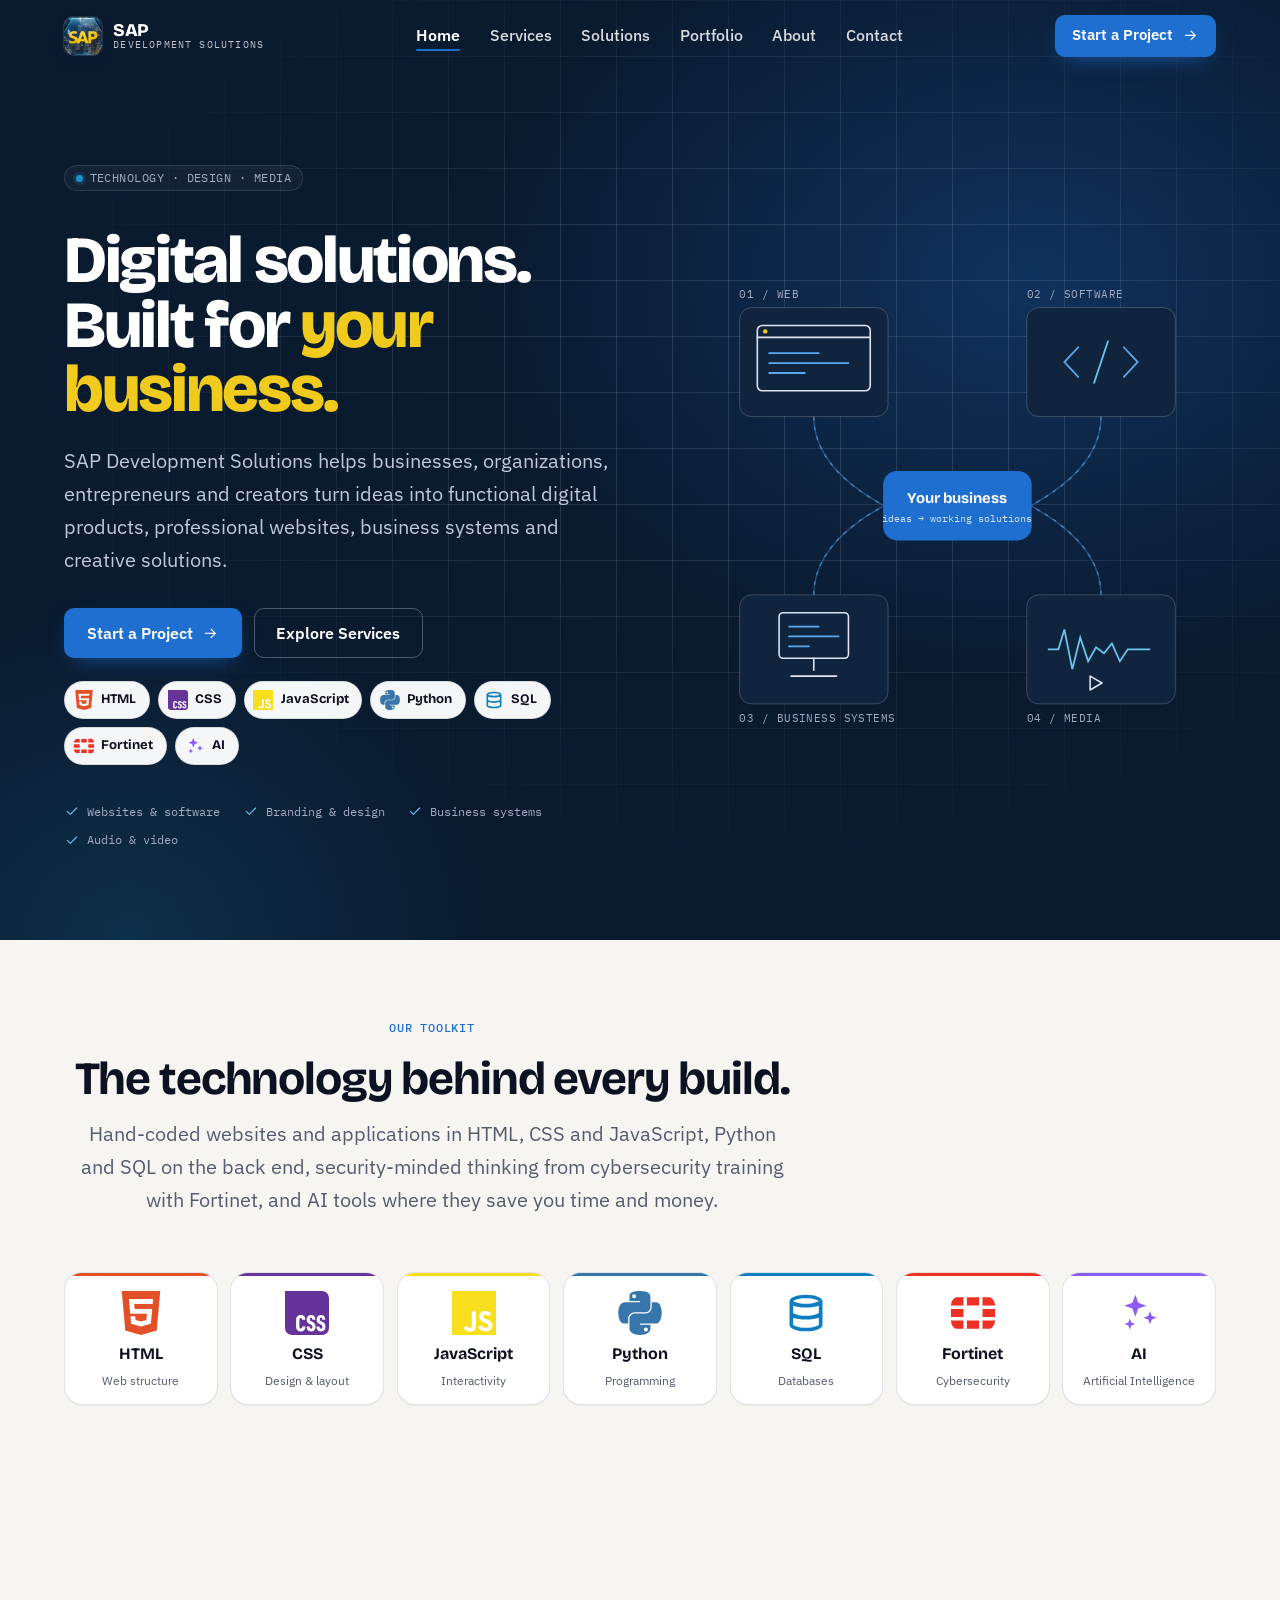
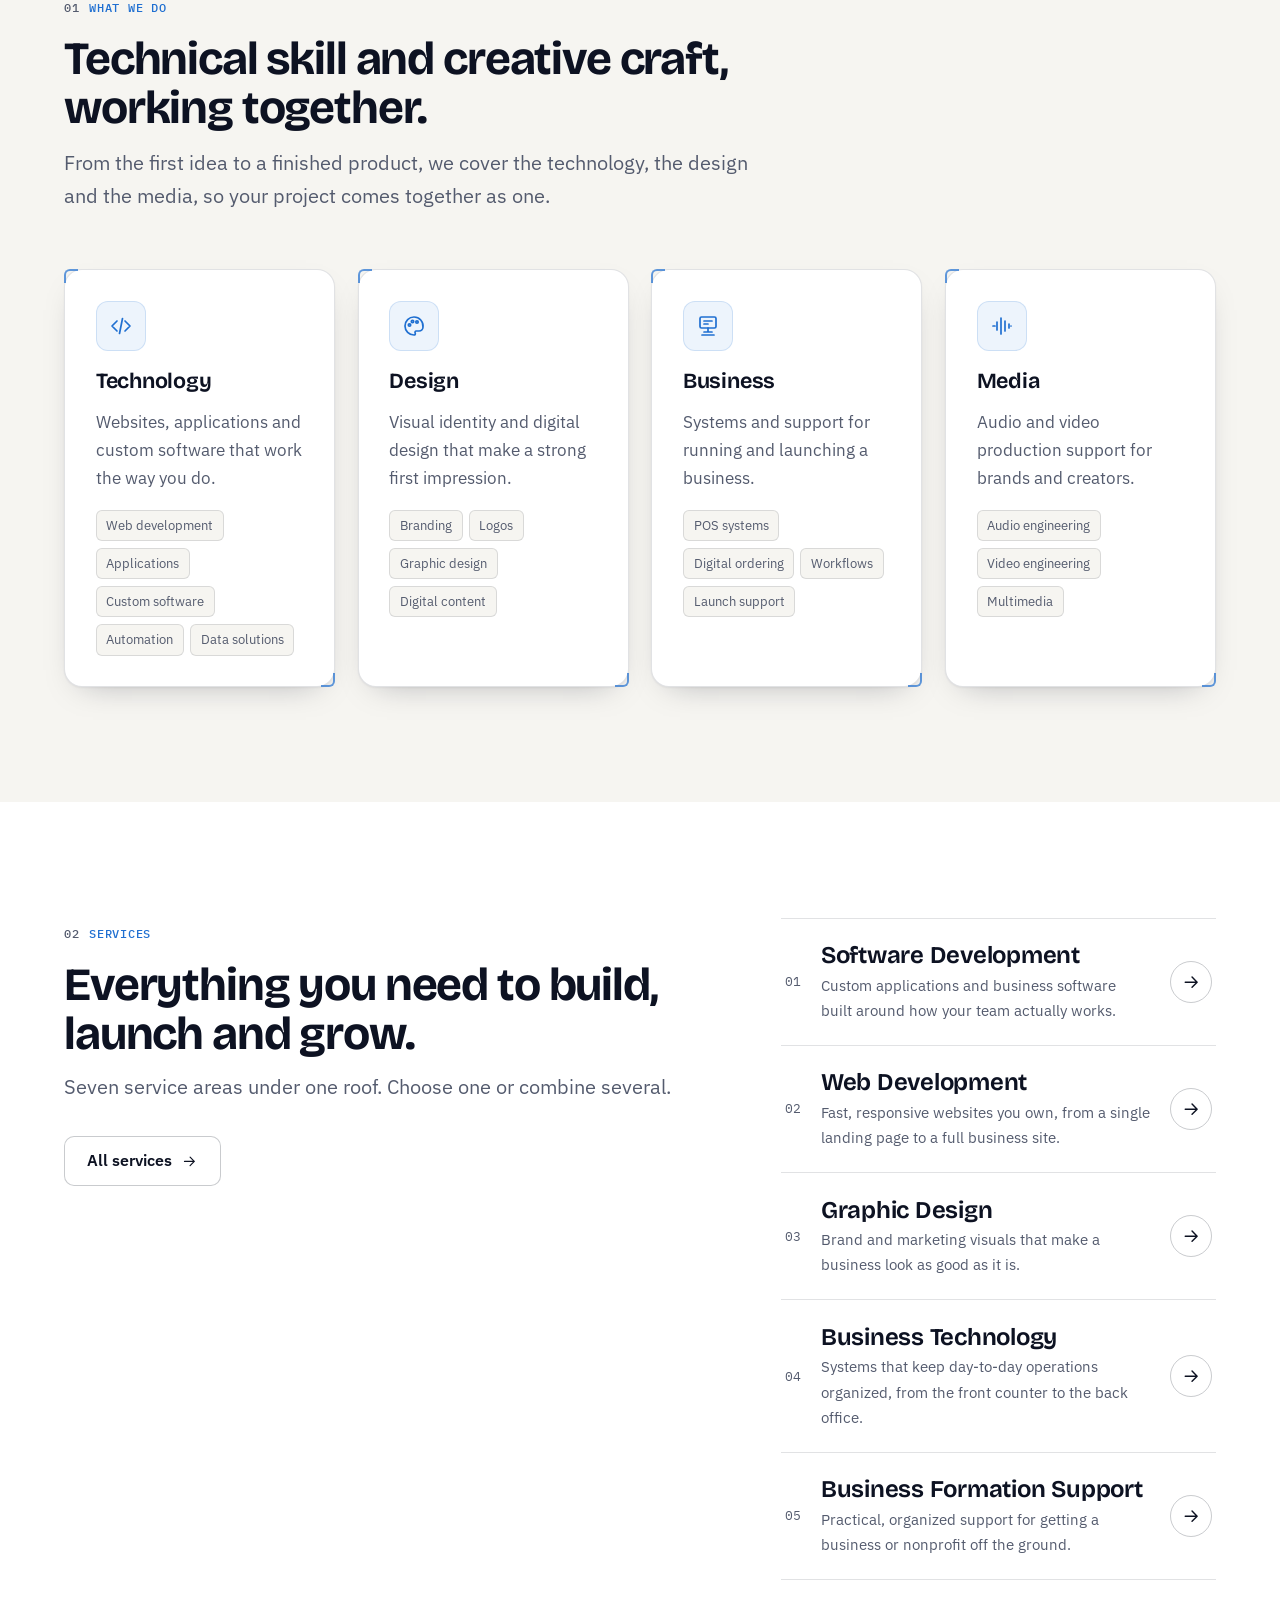
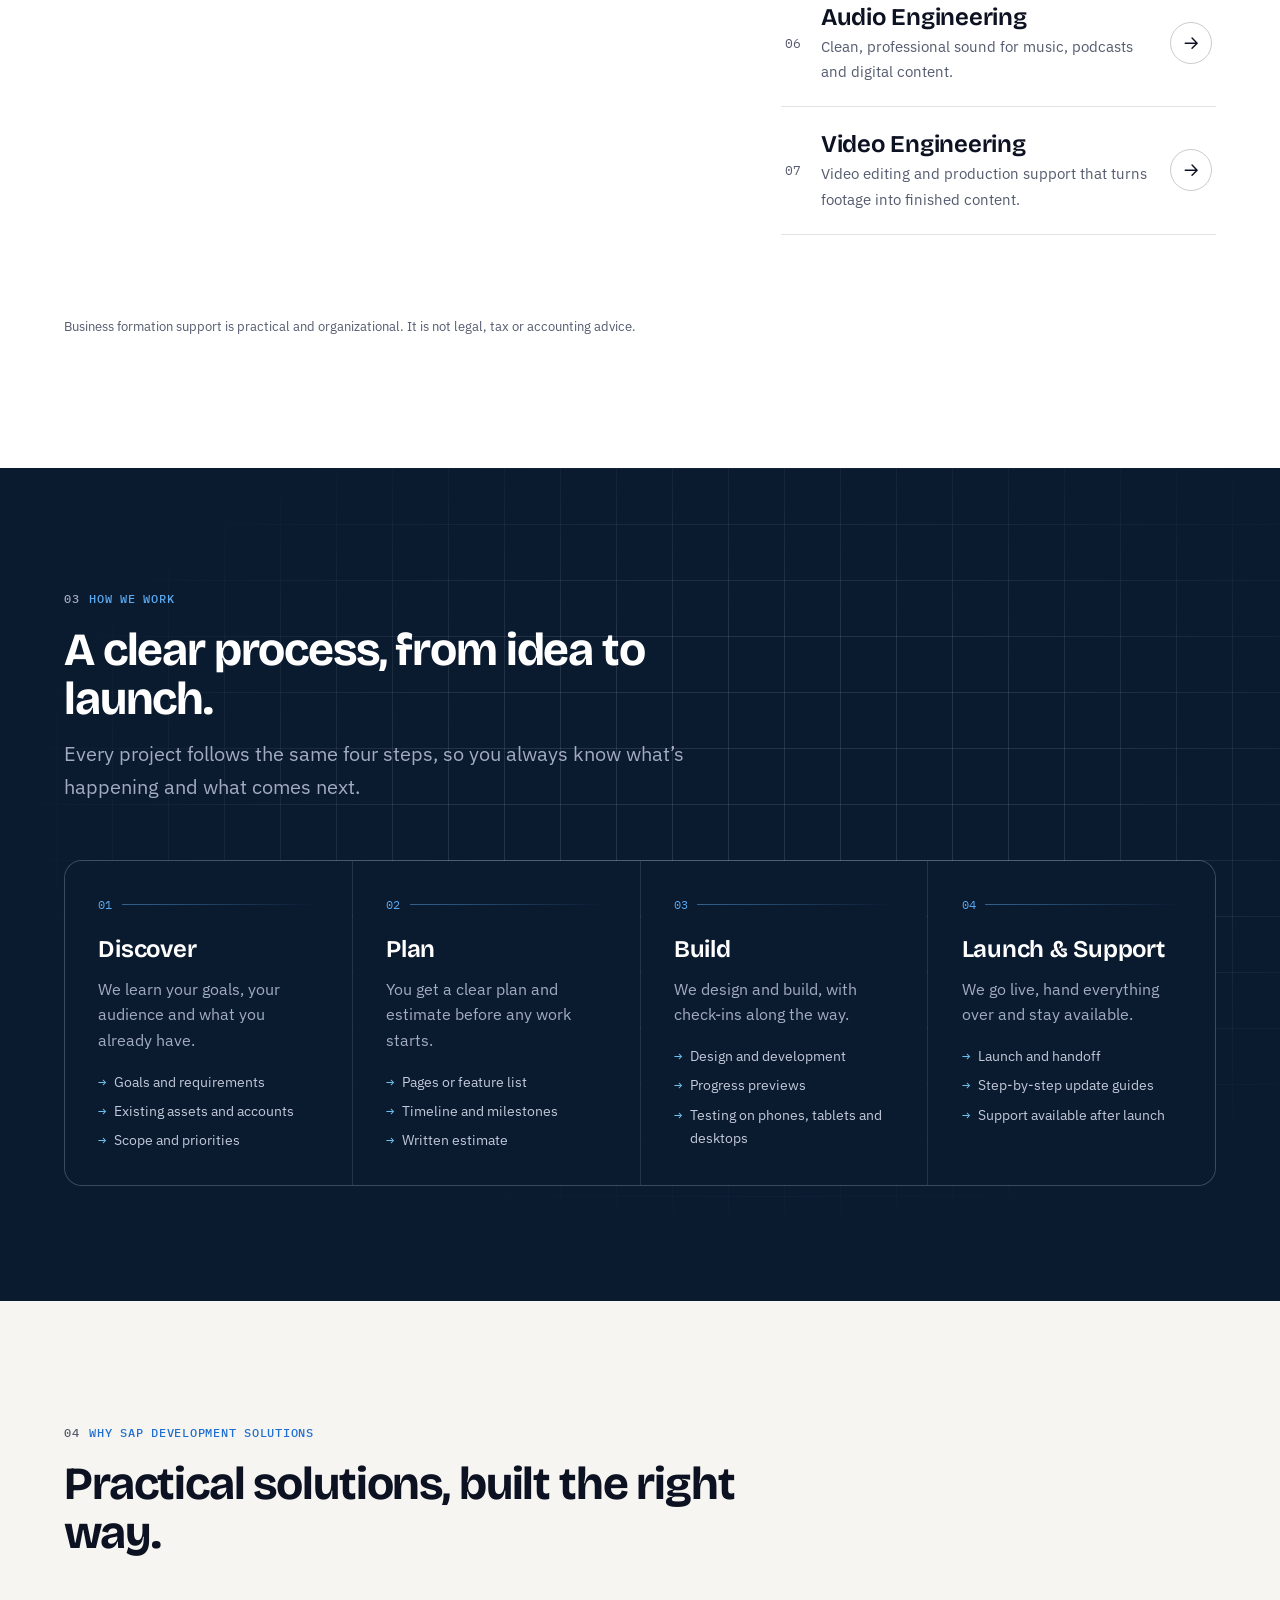
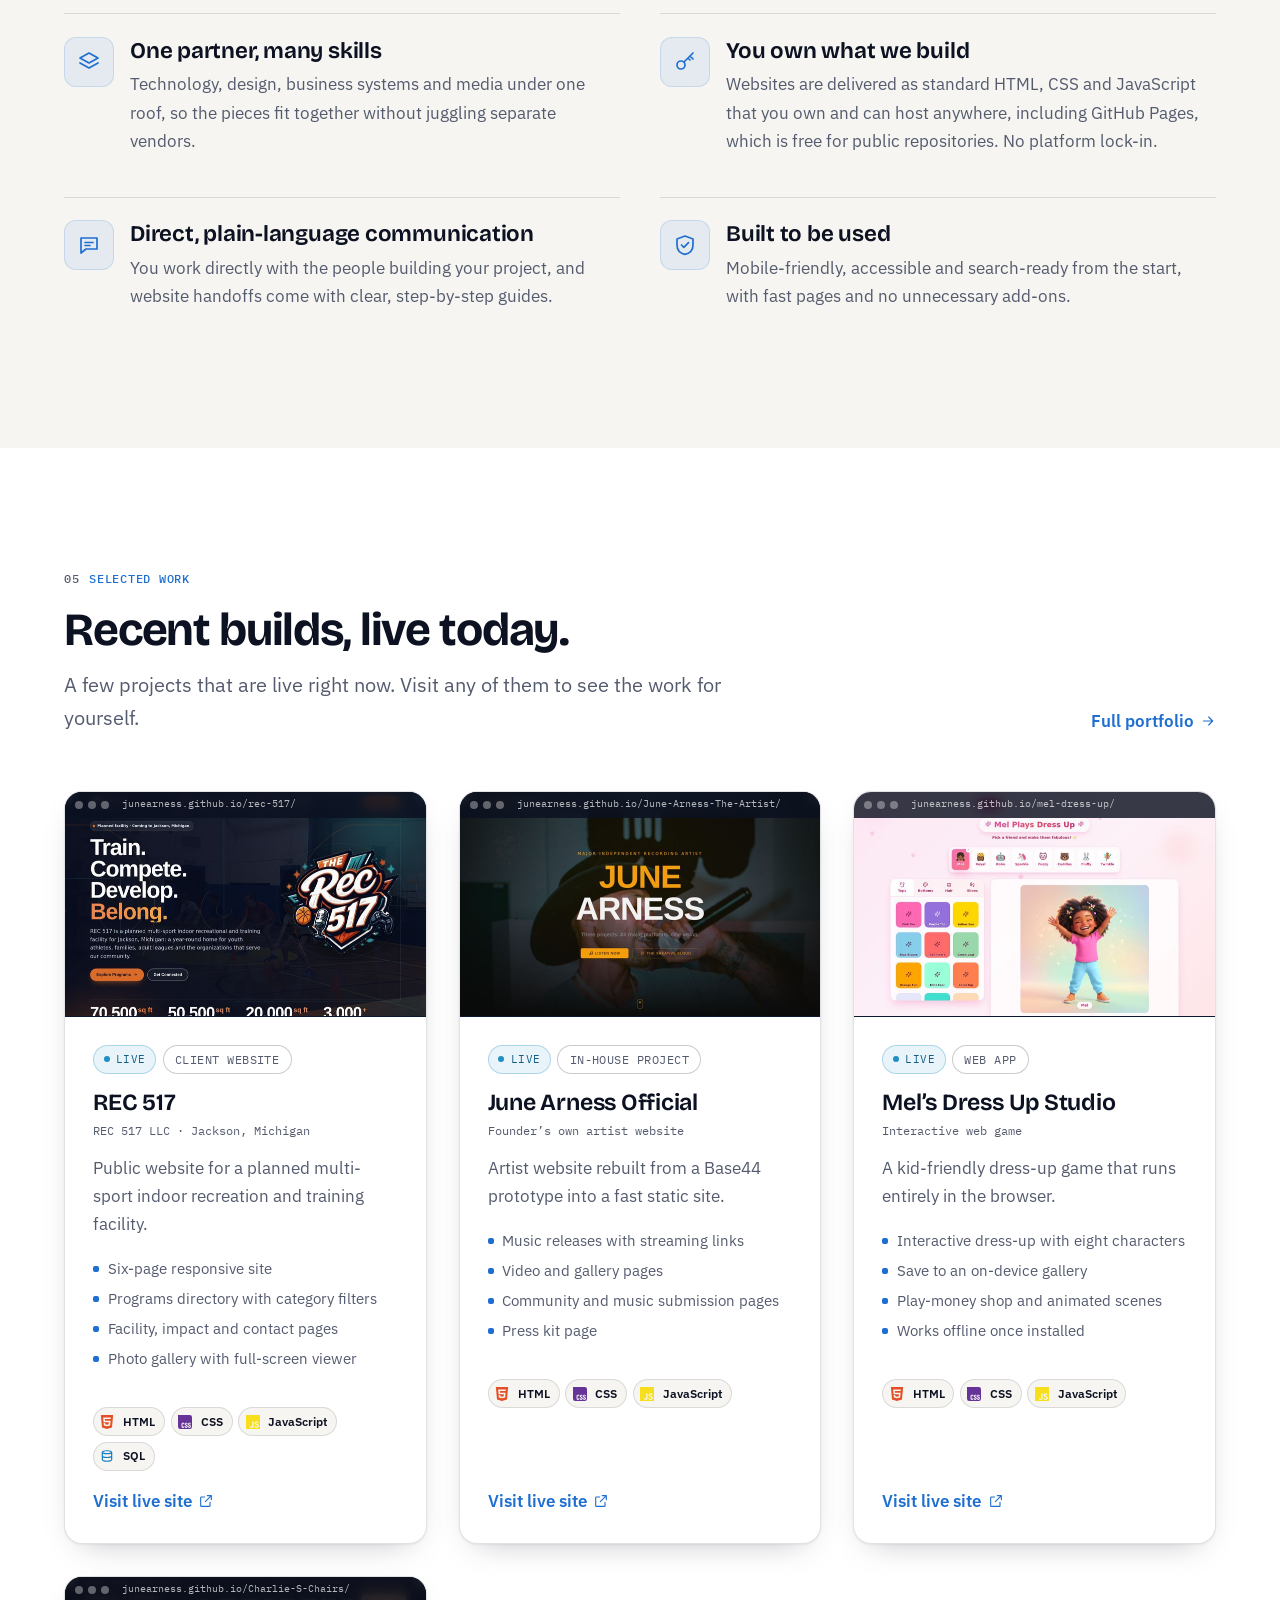
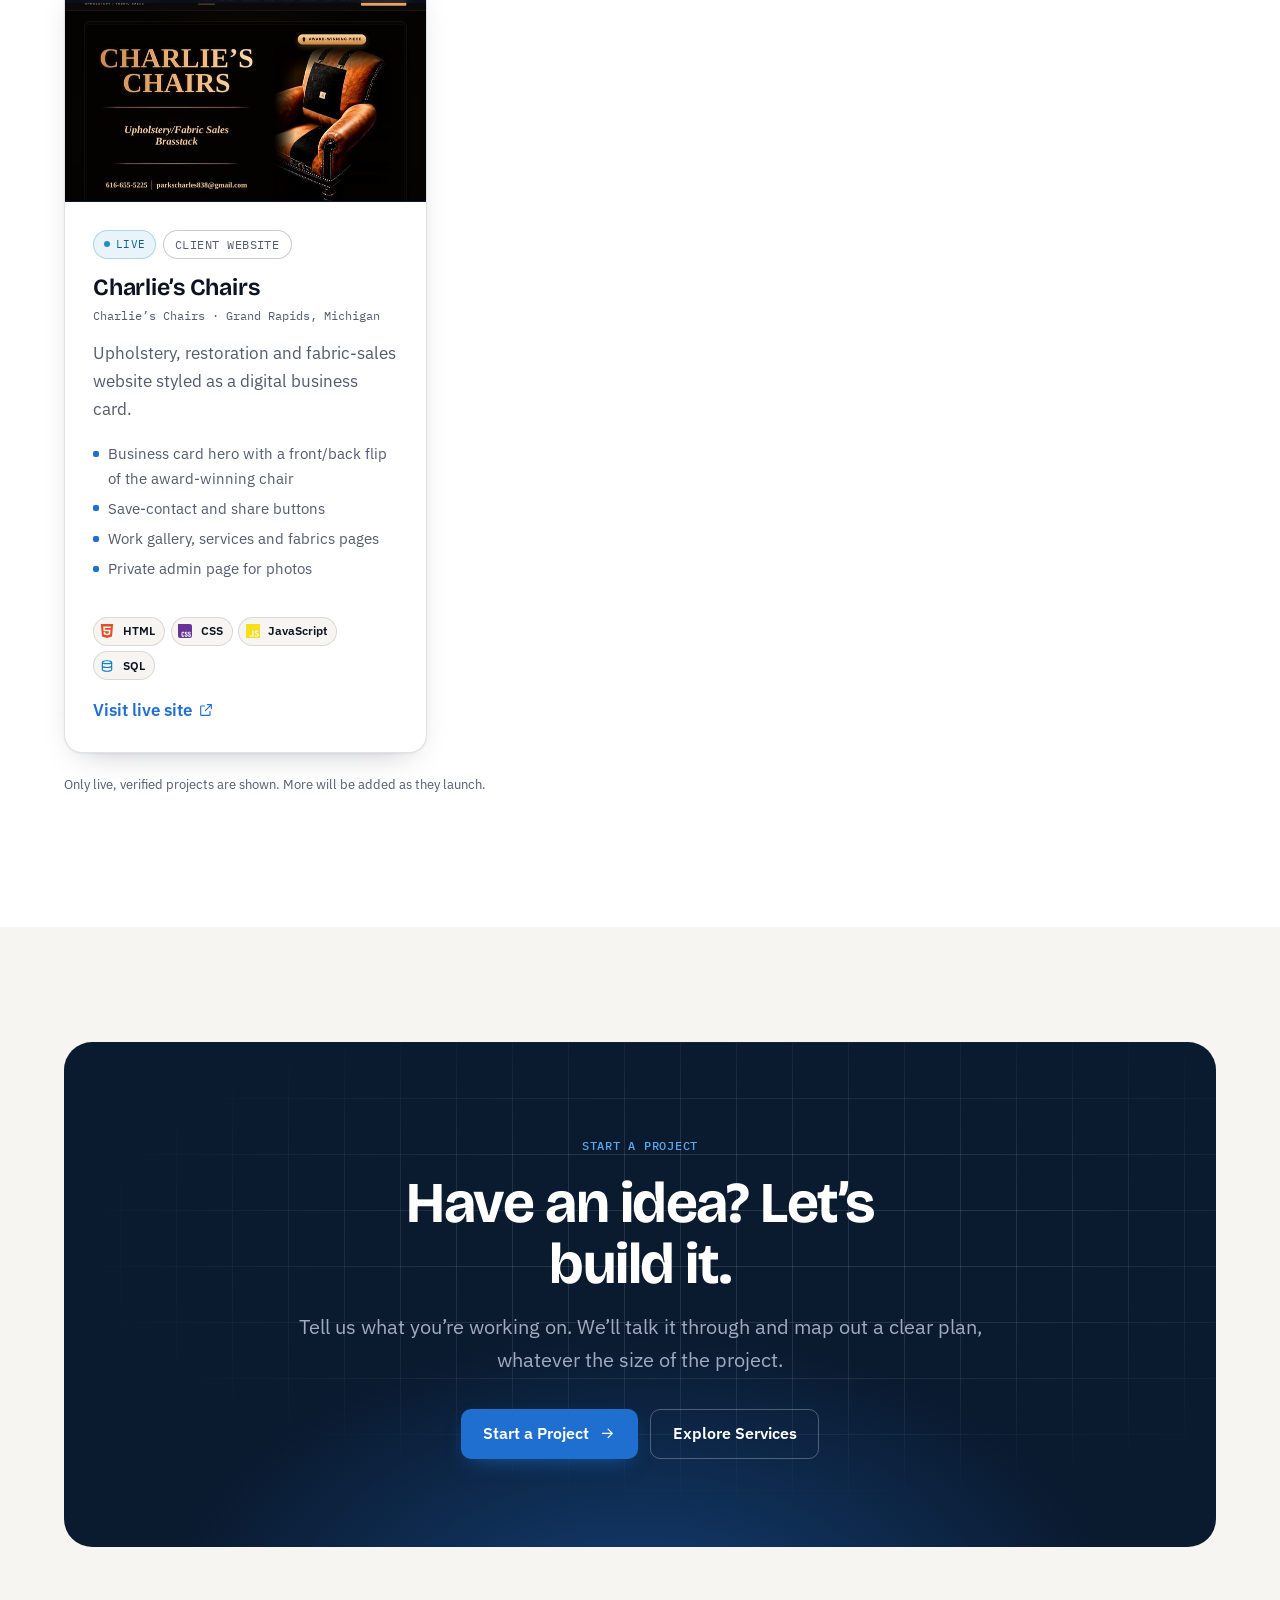
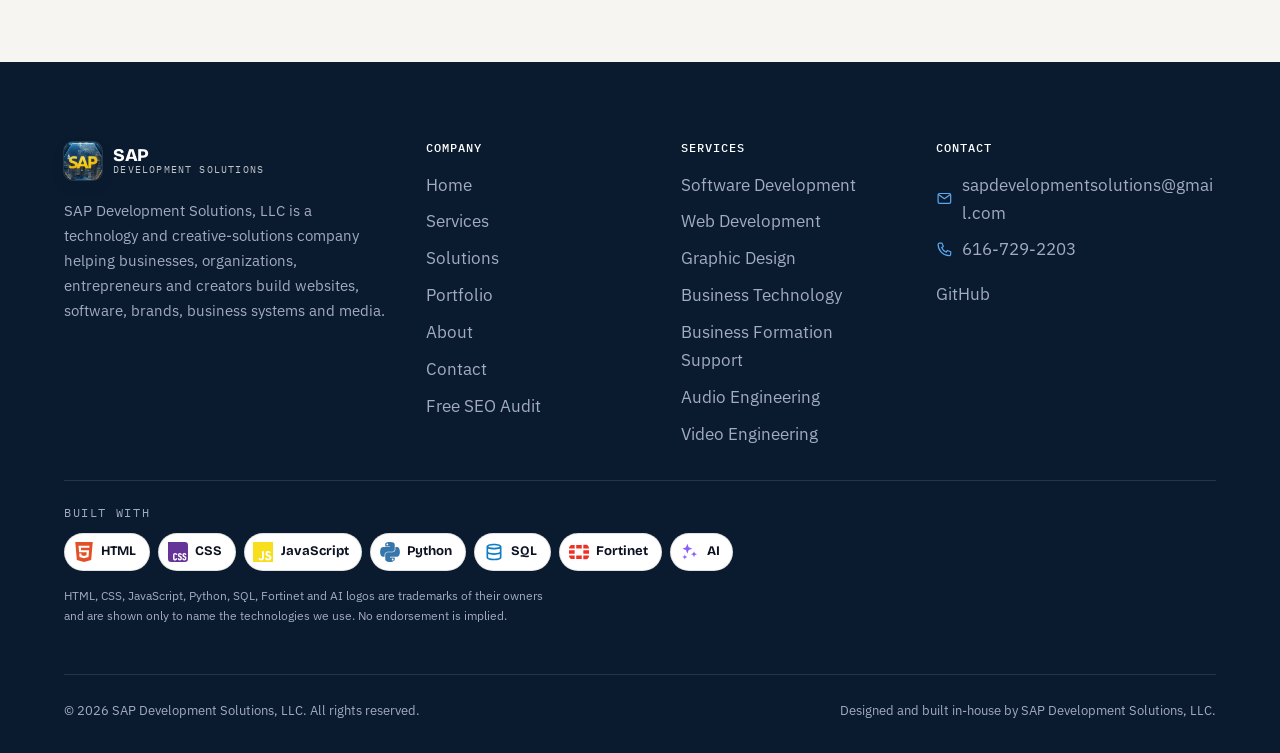
<file: index.html>
<!DOCTYPE html>
<html lang="en">
<head>
  <meta charset="utf-8">
  <meta name="viewport" content="width=device-width, initial-scale=1">
  <title>SAP Development Solutions | Web, Software, Design &amp; Media</title>
  <meta name="description" content="SAP Development Solutions, LLC builds websites, software, brands, business systems and media for businesses, organizations, entrepreneurs and creators.">
  <!-- ADDRESS: set for https://junearness.github.io/sap-development-solutions/ . If the site
       lives elsewhere (custom domain or another repo name), replace that address on this page
       (canonical, og:url, og:image, twitter:image and the ld+json block). -->
  <link rel="canonical" href="https://junearness.github.io/sap-development-solutions/">
  <meta property="og:type" content="website">
  <meta property="og:site_name" content="SAP Development Solutions, LLC">
  <meta property="og:title" content="SAP Development Solutions | Web, Software, Design &amp; Media">
  <meta property="og:description" content="SAP Development Solutions, LLC builds websites, software, brands, business systems and media for businesses, organizations, entrepreneurs and creators.">
  <meta property="og:url" content="https://junearness.github.io/sap-development-solutions/">
  <meta property="og:image" content="https://junearness.github.io/sap-development-solutions/og-image.jpg">
  <meta property="og:image:width" content="1200">
  <meta property="og:image:height" content="630">
  <meta name="twitter:card" content="summary_large_image">
  <meta name="twitter:title" content="SAP Development Solutions | Web, Software, Design &amp; Media">
  <meta name="twitter:description" content="SAP Development Solutions, LLC builds websites, software, brands, business systems and media for businesses, organizations, entrepreneurs and creators.">
  <meta name="twitter:image" content="https://junearness.github.io/sap-development-solutions/og-image.jpg">
  <meta name="theme-color" content="#0b1020">
  <link rel="icon" type="image/png" href="./favicon.png">
  <link rel="apple-touch-icon" href="./apple-touch-icon.png">
  <link rel="preconnect" href="https://fonts.googleapis.com">
  <link rel="preconnect" href="https://fonts.gstatic.com" crossorigin>
  <link href="https://fonts.googleapis.com/css2?family=Bricolage+Grotesque:opsz,wght@12..96,500..800&amp;family=IBM+Plex+Mono:wght@400;500&amp;family=IBM+Plex+Sans:wght@400;500;600;700&amp;display=swap" rel="stylesheet">
  <link rel="stylesheet" href="./style.css?v=20261115">
  <link rel="stylesheet" href="./responsive.css?v=20261115">
  <script>document.documentElement.classList.add("js");</script>
  <script type="application/ld+json">{"@context": "https://schema.org", "@type": "Organization", "name": "SAP Development Solutions, LLC", "url": "https://junearness.github.io/sap-development-solutions/", "logo": "https://junearness.github.io/sap-development-solutions/logo-full.jpg", "email": "sapdevelopmentsolutions@gmail.com", "telephone": "616-729-2203", "founder": {"@type": "Person", "name": "Stephen Arness Parks Jr."}, "description": "Technology and creative-solutions company: web and software development, graphic design, business technology, business formation support, and audio and video engineering.", "sameAs": ["https://github.com/JuneArness"]}</script>
</head>
<body class="header-dark">
  <a class="skip-link" href="#main">Skip to main content</a>
  <header class="site-header">
    <div class="container header-inner">
      <a class="brand" href="./index.html" aria-label="SAP Development Solutions, LLC home"><img src="./logo-mark.png" alt="" width="38" height="38"><span class="brand-text"><b>SAP</b><span>Development Solutions</span></span></a>
      <nav aria-label="Primary"><ul class="nav-links">
          <li><a href="./index.html" aria-current="page">Home</a></li>
          <li><a href="./services.html">Services</a></li>
          <li><a href="./solutions.html">Solutions</a></li>
          <li><a href="./portfolio.html">Portfolio</a></li>
          <li><a href="./about.html">About</a></li>
          <li><a href="./contact.html">Contact</a></li>
      </ul></nav>
      <a class="btn btn-primary header-cta" href="./contact.html">Start a Project<svg class="icon icon-arrow" viewBox="0 0 24 24" aria-hidden="true" focusable="false"><path d="M5 12h14M13 6l6 6-6 6"/></svg></a>
      <button type="button" class="menu-toggle" aria-expanded="false" aria-controls="mobile-menu" aria-label="Open menu"><span class="bars" aria-hidden="true"><span></span><span></span></span></button>
    </div>
  </header>
  <div class="mobile-menu" id="mobile-menu" aria-hidden="true">
    <nav aria-label="Mobile"><ul>
        <li><a class="m-link" href="./index.html" aria-current="page">Home<span>01</span></a></li>
        <li><a class="m-link" href="./services.html">Services<span>02</span></a></li>
        <li><a class="m-link" href="./solutions.html">Solutions<span>03</span></a></li>
        <li><a class="m-link" href="./portfolio.html">Portfolio<span>04</span></a></li>
        <li><a class="m-link" href="./about.html">About<span>05</span></a></li>
        <li><a class="m-link" href="./contact.html">Contact<span>06</span></a></li>
    </ul></nav>
    <div class="m-foot">
      <a class="btn btn-primary" href="./contact.html">Start a Project<svg class="icon icon-arrow" viewBox="0 0 24 24" aria-hidden="true" focusable="false"><path d="M5 12h14M13 6l6 6-6 6"/></svg></a>
      <span class="plain contact-lines" data-email><a href="mailto:sapdevelopmentsolutions@gmail.com">sapdevelopmentsolutions@gmail.com</a></span>
      <span class="plain contact-lines" data-phone><a href="tel:6167292203">616-729-2203</a></span>
    </div>
  </div>

  <main id="main">
    <section class="hero on-dark" aria-labelledby="hero-title">
      <div class="grid-bg" aria-hidden="true"></div>
      <div class="container hero-grid">
        <div class="hero-copy">
          <p class="pill"><span class="dot" aria-hidden="true"></span>Technology · Design · Media</p>
          <h1 id="hero-title" style="margin-top:1.4rem"><span class="line">Digital solutions.</span> <span class="line">Built for <span class="hl">your business.</span></span></h1>
          <p class="lead">SAP Development Solutions helps businesses, organizations, entrepreneurs and creators turn ideas into functional digital products, professional websites, business systems and creative solutions.</p>
          <div class="btn-row">
            <a class="btn btn-primary" href="./contact.html">Start a Project<svg class="icon icon-arrow" viewBox="0 0 24 24" aria-hidden="true" focusable="false"><path d="M5 12h14M13 6l6 6-6 6"/></svg></a>
            <a class="btn btn-secondary" href="./services.html">Explore Services</a>
          </div>
          <div class="hero-tech" data-tech-strip aria-label="Technologies we use"></div>
          <div class="hero-meta"><span><svg class="icon" viewBox="0 0 24 24" aria-hidden="true" focusable="false"><path d="M5 12.5l4.5 4.5L19 7.5"/></svg>Websites &amp; software</span><span><svg class="icon" viewBox="0 0 24 24" aria-hidden="true" focusable="false"><path d="M5 12.5l4.5 4.5L19 7.5"/></svg>Branding &amp; design</span><span><svg class="icon" viewBox="0 0 24 24" aria-hidden="true" focusable="false"><path d="M5 12.5l4.5 4.5L19 7.5"/></svg>Business systems</span><span><svg class="icon" viewBox="0 0 24 24" aria-hidden="true" focusable="false"><path d="M5 12.5l4.5 4.5L19 7.5"/></svg>Audio &amp; video</span></div>
        </div>
        <div class="diagram" aria-hidden="true">
  <svg viewBox="0 0 520 480" focusable="false">
    <path class="wire solid" d="M115 150 C115 210 190 240 185 240"/>
    <path class="wire solid" d="M405 150 C405 210 330 240 335 240"/>
    <path class="wire solid" d="M115 330 C115 270 190 240 185 240"/>
    <path class="wire solid" d="M405 330 C405 270 330 240 335 240"/>
    <path class="wire" d="M115 150 C115 210 190 240 185 240"/>
    <path class="wire" d="M405 150 C405 210 330 240 335 240"/>
    <path class="wire" d="M115 330 C115 270 190 240 185 240"/>
    <path class="wire" d="M405 330 C405 270 330 240 335 240"/>
    <g class="node" transform="translate(40 40)">
      <rect class="box" width="150" height="110" rx="12"/>
      <rect class="ink" x="18" y="18" width="114" height="66" rx="5"/>
      <path class="ink" d="M18 30h114"/><circle class="amber" cx="26" cy="24" r="2.2"/>
      <path class="accent" d="M30 46h50M30 56h80M30 66h36"/>
      <text x="0" y="-10">01 / WEB</text>
    </g>
    <g class="node" transform="translate(330 40)">
      <rect class="box" width="150" height="110" rx="12"/>
      <path class="accent" d="M52 40l-14 15 14 15M98 40l14 15-14 15"/>
      <path class="teal" d="M82 34l-14 42"/>
      <text x="0" y="-10">02 / SOFTWARE</text>
    </g>
    <g class="node" transform="translate(40 330)">
      <rect class="box" width="150" height="110" rx="12"/>
      <rect class="ink" x="40" y="18" width="70" height="46" rx="4"/>
      <path class="ink" d="M75 64v12M52 82h46"/>
      <path class="accent" d="M50 32h30M50 42h50M50 52h20"/>
      <text x="0" y="128">03 / BUSINESS SYSTEMS</text>
    </g>
    <g class="node" transform="translate(330 330)">
      <rect class="box" width="150" height="110" rx="12"/>
      <path class="teal" d="M22 55h10l6-20 8 40 8-32 8 24 8-14 8 6 8-10 8 18 8-12h22"/>
      <path class="ink" d="M64 82l12 7-12 7z"/>
      <text x="0" y="128">04 / MEDIA</text>
    </g>
    <g class="core" transform="translate(185 205)">
      <rect width="150" height="70" rx="14"/>
      <text x="75" y="32" text-anchor="middle">Your business</text>
      <text class="sub" x="75" y="51" text-anchor="middle">ideas → working solutions</text>
    </g>
  </svg>
</div>
      </div>
    </section>


    <section class="section tech-band" aria-labelledby="tech-title">
      <div class="container">
        <div class="section-head center reveal"><div><p class="label" style="justify-content:center">Our toolkit</p><h2 class="h2" id="tech-title">The technology behind every build.</h2><p class="lead">Hand-coded websites and applications in HTML, CSS and JavaScript, Python and SQL on the back end, security-minded thinking from cybersecurity training with Fortinet, and AI tools where they save you time and money.</p></div></div>
        <div class="reveal" data-tech-strip></div>
      </div>
    </section>

    <section class="section" aria-labelledby="what-title">
      <div class="container">
        <div class="section-head reveal"><div><p class="label"><span class="idx">01</span>What we do</p><h2 class="h2" id="what-title">Technical skill and creative craft, working together.</h2><p class="lead">From the first idea to a finished product, we cover the technology, the design and the media, so your project comes together as one.</p></div></div>
        <div class="grid g4 stagger"><article class="card pillar corners"><span class="ico"><svg class="icon" viewBox="0 0 24 24" aria-hidden="true" focusable="false"><path d="M8 7l-5 5 5 5M16 7l5 5-5 5M13.5 4.5l-3 15"/></svg></span><h3>Technology</h3><p>Websites, applications and custom software that work the way you do.</p><ul class="tags"><li>Web development</li><li>Applications</li><li>Custom software</li><li>Automation</li><li>Data solutions</li></ul></article><article class="card pillar corners"><span class="ico"><svg class="icon" viewBox="0 0 24 24" aria-hidden="true" focusable="false"><path d="M12 3a9 9 0 1 0 0 18c1.1 0 1.6-.9 1.2-1.8-.5-1-.1-2.2 1-2.2H17a4 4 0 0 0 4-4A9 9 0 0 0 12 3z"/><circle cx="7.5" cy="11" r="1.2"/><circle cx="10.5" cy="7.5" r="1.2"/><circle cx="15" cy="8" r="1.2"/></svg></span><h3>Design</h3><p>Visual identity and digital design that make a strong first impression.</p><ul class="tags"><li>Branding</li><li>Logos</li><li>Graphic design</li><li>Digital content</li></ul></article><article class="card pillar corners"><span class="ico"><svg class="icon" viewBox="0 0 24 24" aria-hidden="true" focusable="false"><rect x="4" y="3" width="16" height="11" rx="1.5"/><path d="M8 18h8M12 14v4M6 21h12M8 7h8M8 10h4"/></svg></span><h3>Business</h3><p>Systems and support for running and launching a business.</p><ul class="tags"><li>POS systems</li><li>Digital ordering</li><li>Workflows</li><li>Launch support</li></ul></article><article class="card pillar corners"><span class="ico"><svg class="icon" viewBox="0 0 24 24" aria-hidden="true" focusable="false"><path d="M3 12h2M7 8v8M11 4v16M15 7v10M19 10v4M21 12h0"/></svg></span><h3>Media</h3><p>Audio and video production support for brands and creators.</p><ul class="tags"><li>Audio engineering</li><li>Video engineering</li><li>Multimedia</li></ul></article></div>
      </div>
    </section>

    <section class="section white" aria-labelledby="svc-title">
      <div class="container split wl" style="align-items:start">
        <div class="sticky reveal">
          <p class="label"><span class="idx">02</span>Services</p>
          <h2 class="h2" id="svc-title">Everything you need to build, launch and grow.</h2>
          <p class="lead">Seven service areas under one roof. Choose one or combine several.</p>
          <a class="btn btn-secondary" href="./services.html" style="margin-top:1rem">All services<svg class="icon icon-arrow" viewBox="0 0 24 24" aria-hidden="true" focusable="false"><path d="M5 12h14M13 6l6 6-6 6"/></svg></a>
        </div>
        <div class="svc-list reveal" data-service-list><noscript><ul><li>Software Development: Custom applications and business software built around how your team actually works.</li><li>Web Development: Fast, responsive websites you own, from a single landing page to a full business site.</li><li>Graphic Design: Brand and marketing visuals that make a business look as good as it is.</li><li>Business Technology: Systems that keep day-to-day operations organized, from the front counter to the back office.</li><li>Business Formation Support: Practical, organized support for getting a business or nonprofit off the ground.</li><li>Audio Engineering: Clean, professional sound for music, podcasts and digital content.</li><li>Video Engineering: Video editing and production support that turns footage into finished content.</li></ul></noscript></div>
        <p class="fine" style="margin-top:1rem">Business formation support is practical and organizational. It is not legal, tax or accounting advice.</p>
      </div>
    </section>

    <section class="section dark on-dark" aria-labelledby="how-title">
      <div class="grid-bg" aria-hidden="true"></div>
      <div class="container">
        <div class="section-head reveal"><div><p class="label"><span class="idx">03</span>How we work</p><h2 class="h2" id="how-title">A clear process, from idea to launch.</h2><p class="lead">Every project follows the same four steps, so you always know what’s happening and what comes next.</p></div></div>
        <div class="process stagger"><div class="step"><p class="step-n">01</p><h3>Discover</h3><p>We learn your goals, your audience and what you already have.</p><ul><li>Goals and requirements</li><li>Existing assets and accounts</li><li>Scope and priorities</li></ul></div><div class="step"><p class="step-n">02</p><h3>Plan</h3><p>You get a clear plan and estimate before any work starts.</p><ul><li>Pages or feature list</li><li>Timeline and milestones</li><li>Written estimate</li></ul></div><div class="step"><p class="step-n">03</p><h3>Build</h3><p>We design and build, with check-ins along the way.</p><ul><li>Design and development</li><li>Progress previews</li><li>Testing on phones, tablets and desktops</li></ul></div><div class="step"><p class="step-n">04</p><h3>Launch & Support</h3><p>We go live, hand everything over and stay available.</p><ul><li>Launch and handoff</li><li>Step-by-step update guides</li><li>Support available after launch</li></ul></div></div>
      </div>
    </section>

    <section class="section" aria-labelledby="why-title">
      <div class="container">
        <div class="section-head reveal"><div><p class="label"><span class="idx">04</span>Why SAP Development Solutions</p><h2 class="h2" id="why-title">Practical solutions, built the right way.</h2></div></div>
        <div class="why stagger"><div class="why-item"><span class="ico"><svg class="icon" viewBox="0 0 24 24" aria-hidden="true" focusable="false"><path d="M12 3l9 5-9 5-9-5z"/><path d="M3 13l9 5 9-5"/></svg></span><div><h3>One partner, many skills</h3><p>Technology, design, business systems and media under one roof, so the pieces fit together without juggling separate vendors.</p></div></div><div class="why-item"><span class="ico"><svg class="icon" viewBox="0 0 24 24" aria-hidden="true" focusable="false"><circle cx="8" cy="15" r="4"/><path d="M11 12l9-9M17 6l3 3M15 8l2 2"/></svg></span><div><h3>You own what we build</h3><p>Websites are delivered as standard HTML, CSS and JavaScript that you own and can host anywhere, including GitHub Pages, which is free for public repositories. No platform lock-in.</p></div></div><div class="why-item"><span class="ico"><svg class="icon" viewBox="0 0 24 24" aria-hidden="true" focusable="false"><path d="M4 5h16v11H9l-5 4z"/><path d="M8 9.5h8M8 12.5h5"/></svg></span><div><h3>Direct, plain-language communication</h3><p>You work directly with the people building your project, and website handoffs come with clear, step-by-step guides.</p></div></div><div class="why-item"><span class="ico"><svg class="icon" viewBox="0 0 24 24" aria-hidden="true" focusable="false"><path d="M12 3l8 3v6c0 5-3.4 8.3-8 9.4-4.6-1.1-8-4.4-8-9.4V6z"/><path d="M8.5 12l2.3 2.3 4.7-4.7"/></svg></span><div><h3>Built to be used</h3><p>Mobile-friendly, accessible and search-ready from the start, with fast pages and no unnecessary add-ons.</p></div></div></div>
      </div>
    </section>

    <section class="section white" aria-labelledby="work-title" data-hide-if-empty>
      <div class="container">
        <div class="section-head row reveal"><div><p class="label"><span class="idx">05</span>Selected work</p><h2 class="h2" id="work-title">Recent builds, live today.</h2><p class="lead">A few projects that are live right now. Visit any of them to see the work for yourself.</p></div><a class="text-link" href="./portfolio.html">Full portfolio<svg class="icon" viewBox="0 0 24 24" aria-hidden="true" focusable="false"><path d="M5 12h14M13 6l6 6-6 6"/></svg></a></div>
        <div class="work-grid stagger" data-work></div>
        <p class="fine" style="margin-top:1.25rem">Only live, verified projects are shown. More will be added as they launch.</p>
      </div>
    </section>

    <section class="section" aria-labelledby="cta-title">
      <div class="container">
        <div class="cta-band on-dark reveal">
          <div class="grid-bg" aria-hidden="true"></div>
          <p class="label" style="justify-content:center">Start a project</p>
          <h2 id="cta-title">Have an idea? Let’s build it.</h2>
          <p class="lead">Tell us what you’re working on. We’ll talk it through and map out a clear plan, whatever the size of the project.</p>
          <div class="btn-row"><a class="btn btn-primary" href="./contact.html">Start a Project<svg class="icon icon-arrow" viewBox="0 0 24 24" aria-hidden="true" focusable="false"><path d="M5 12h14M13 6l6 6-6 6"/></svg></a><a class="btn btn-secondary" href="./services.html">Explore Services</a></div>
        </div>
      </div>
    </section>

  </main>

  <footer class="site-footer">
    <div class="container">
      <div class="footer-grid">
        <div class="footer-brand">
          <a class="brand" href="./index.html" aria-label="SAP Development Solutions, LLC home"><img src="./logo-mark.png" alt="" width="38" height="38"><span class="brand-text"><b>SAP</b><span>Development Solutions</span></span></a>
          <p>SAP Development Solutions, LLC is a technology and creative-solutions company helping businesses, organizations, entrepreneurs and creators build websites, software, brands, business systems and media.</p>
        </div>
        <div><h2>Company</h2><ul><li><a href="./index.html">Home</a></li><li><a href="./services.html">Services</a></li><li><a href="./solutions.html">Solutions</a></li><li><a href="./portfolio.html">Portfolio</a></li><li><a href="./about.html">About</a></li><li><a href="./contact.html">Contact</a></li><li><a href="./free-seo-audit.html">Free SEO Audit</a></li></ul></div>
        <div><h2>Services</h2><ul><li><a href="./services.html#software">Software Development</a></li><li><a href="./services.html#web">Web Development</a></li><li><a href="./services.html#design">Graphic Design</a></li><li><a href="./services.html#business-tech">Business Technology</a></li><li><a href="./services.html#formation">Business Formation Support</a></li><li><a href="./services.html#audio">Audio Engineering</a></li><li><a href="./services.html#video">Video Engineering</a></li></ul></div>
        <div>
          <h2>Contact</h2>
          <!-- These fill in from data.js (company.email / company.phone / company.socials) -->
          <ul class="footer-contact"><li data-email><a href="mailto:sapdevelopmentsolutions@gmail.com">sapdevelopmentsolutions@gmail.com</a></li><li data-phone><a href="tel:6167292203">616-729-2203</a></li></ul>
          <ul data-socials style="margin-top:.9rem"></ul>
        </div>
      </div>
      <div class="foot-tech"><p class="foot-tech-label">Built with</p><div data-tech-strip></div><p class="fine tm-note">HTML, CSS, JavaScript, Python, SQL, Fortinet and AI logos are trademarks of their owners and are shown only to name the technologies we use. No endorsement is implied.</p></div>
      <div class="footer-bottom">
        <p>&copy; <span data-year>2026</span> SAP Development Solutions, LLC. All rights reserved.</p>
        <p>Designed and built in-house by SAP Development Solutions, LLC.</p>
      </div>
    </div>
  </footer>
  <script src="./data.js?v=20261115"></script>
  <script src="./tech.js?v=20261115"></script>
  <script src="./app.js?v=20261115"></script>
</body>
</html>
</file>
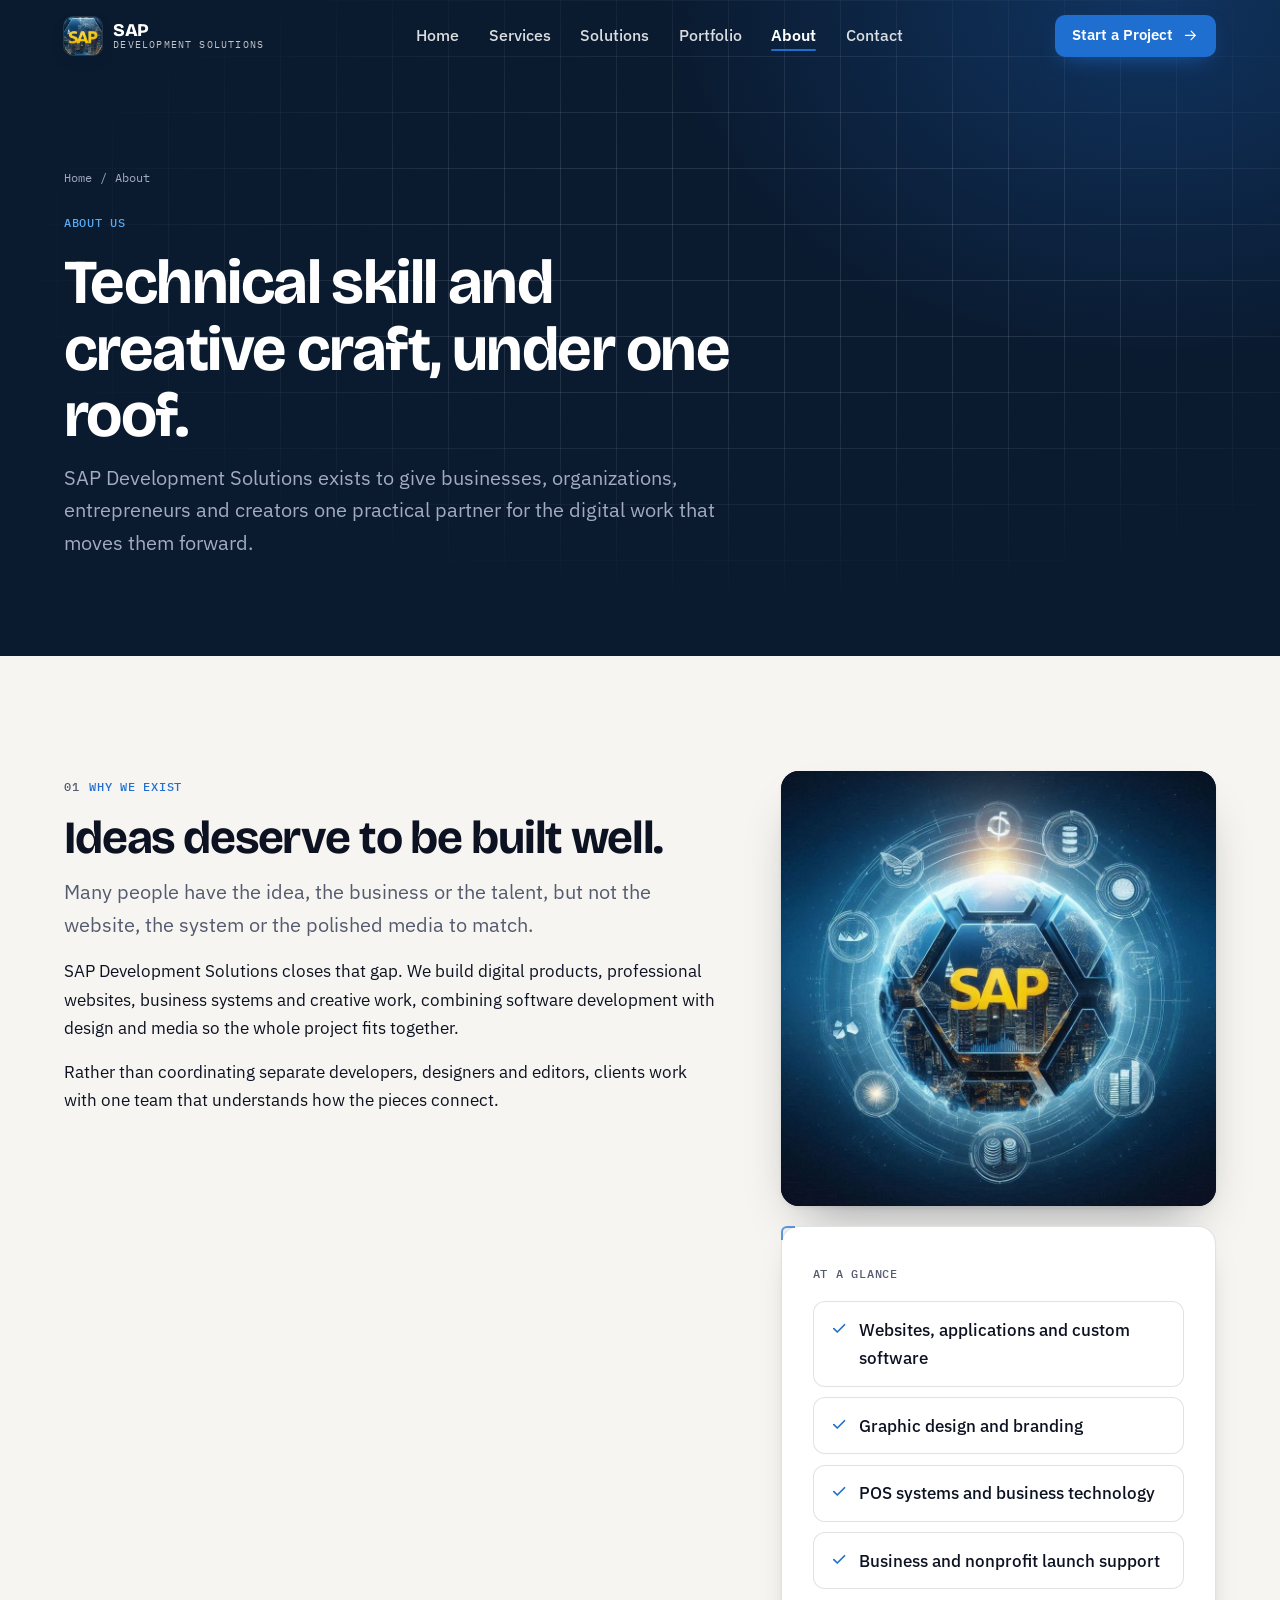
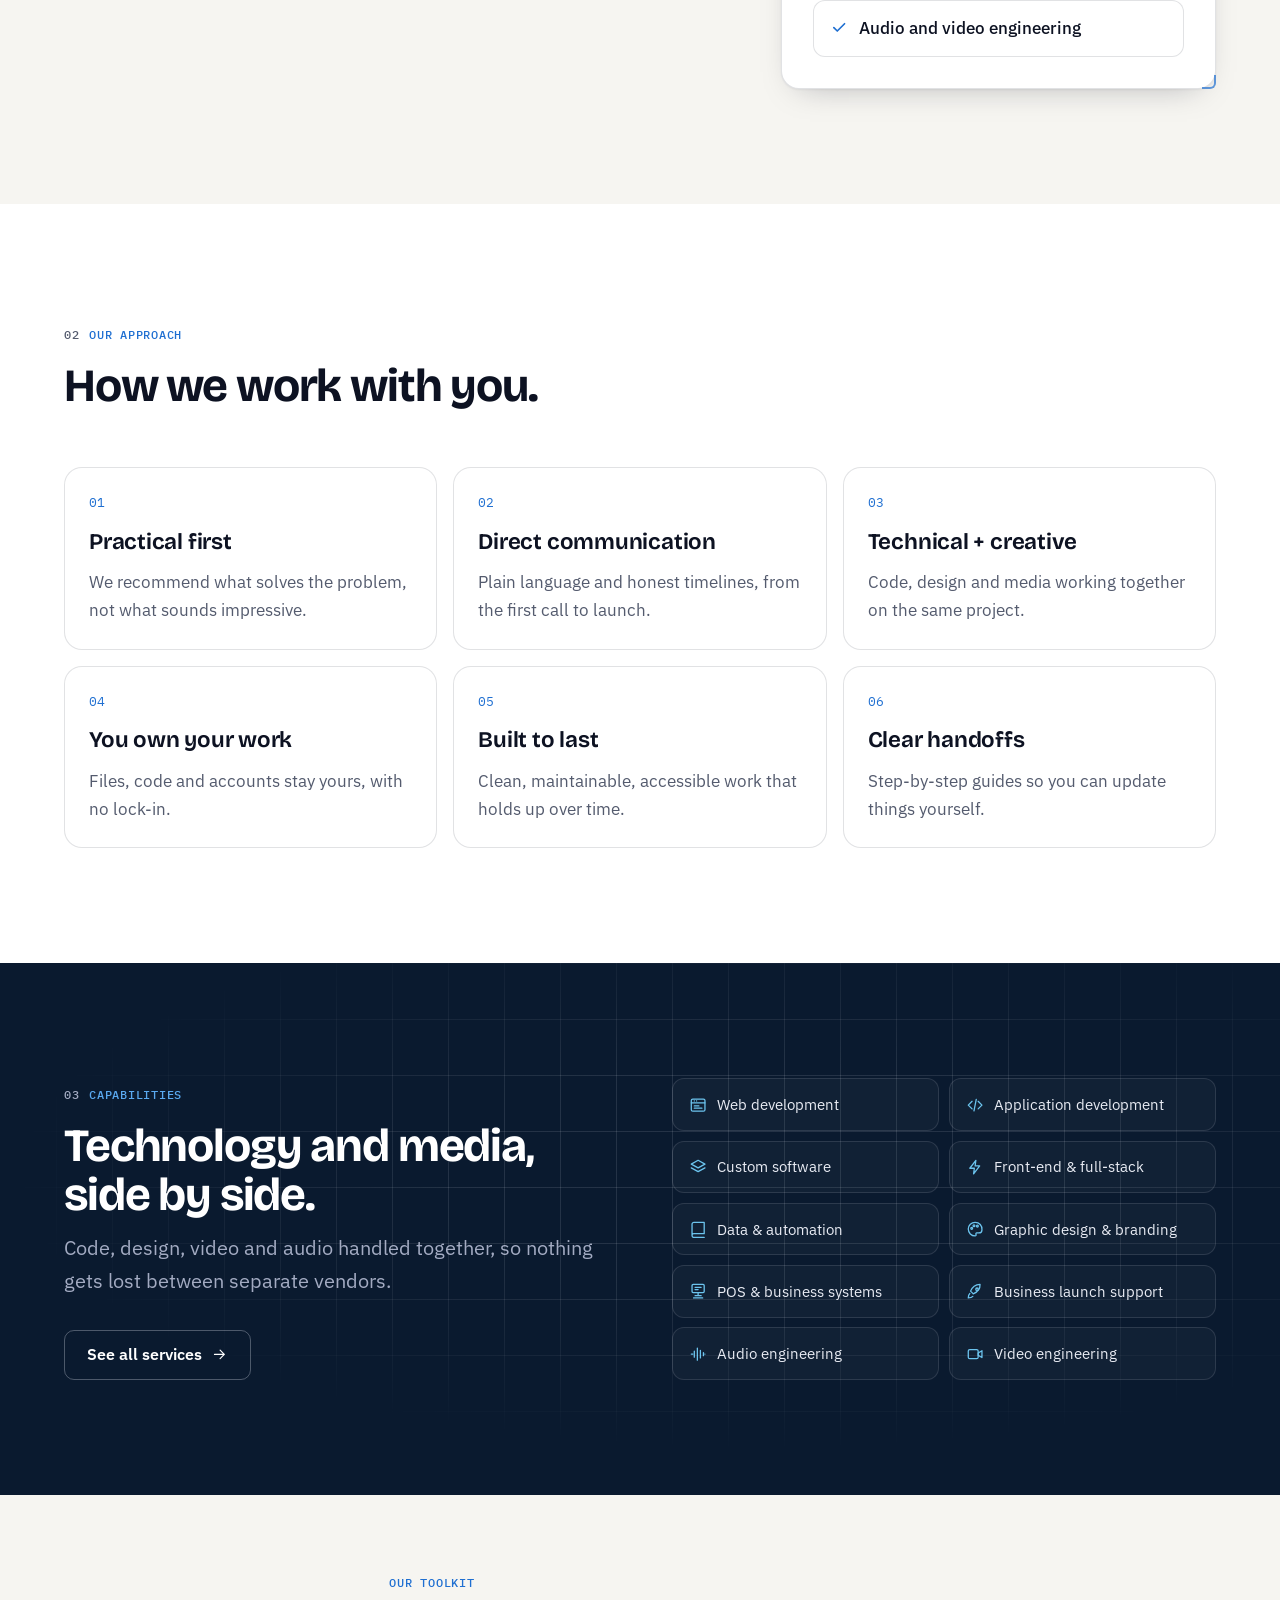
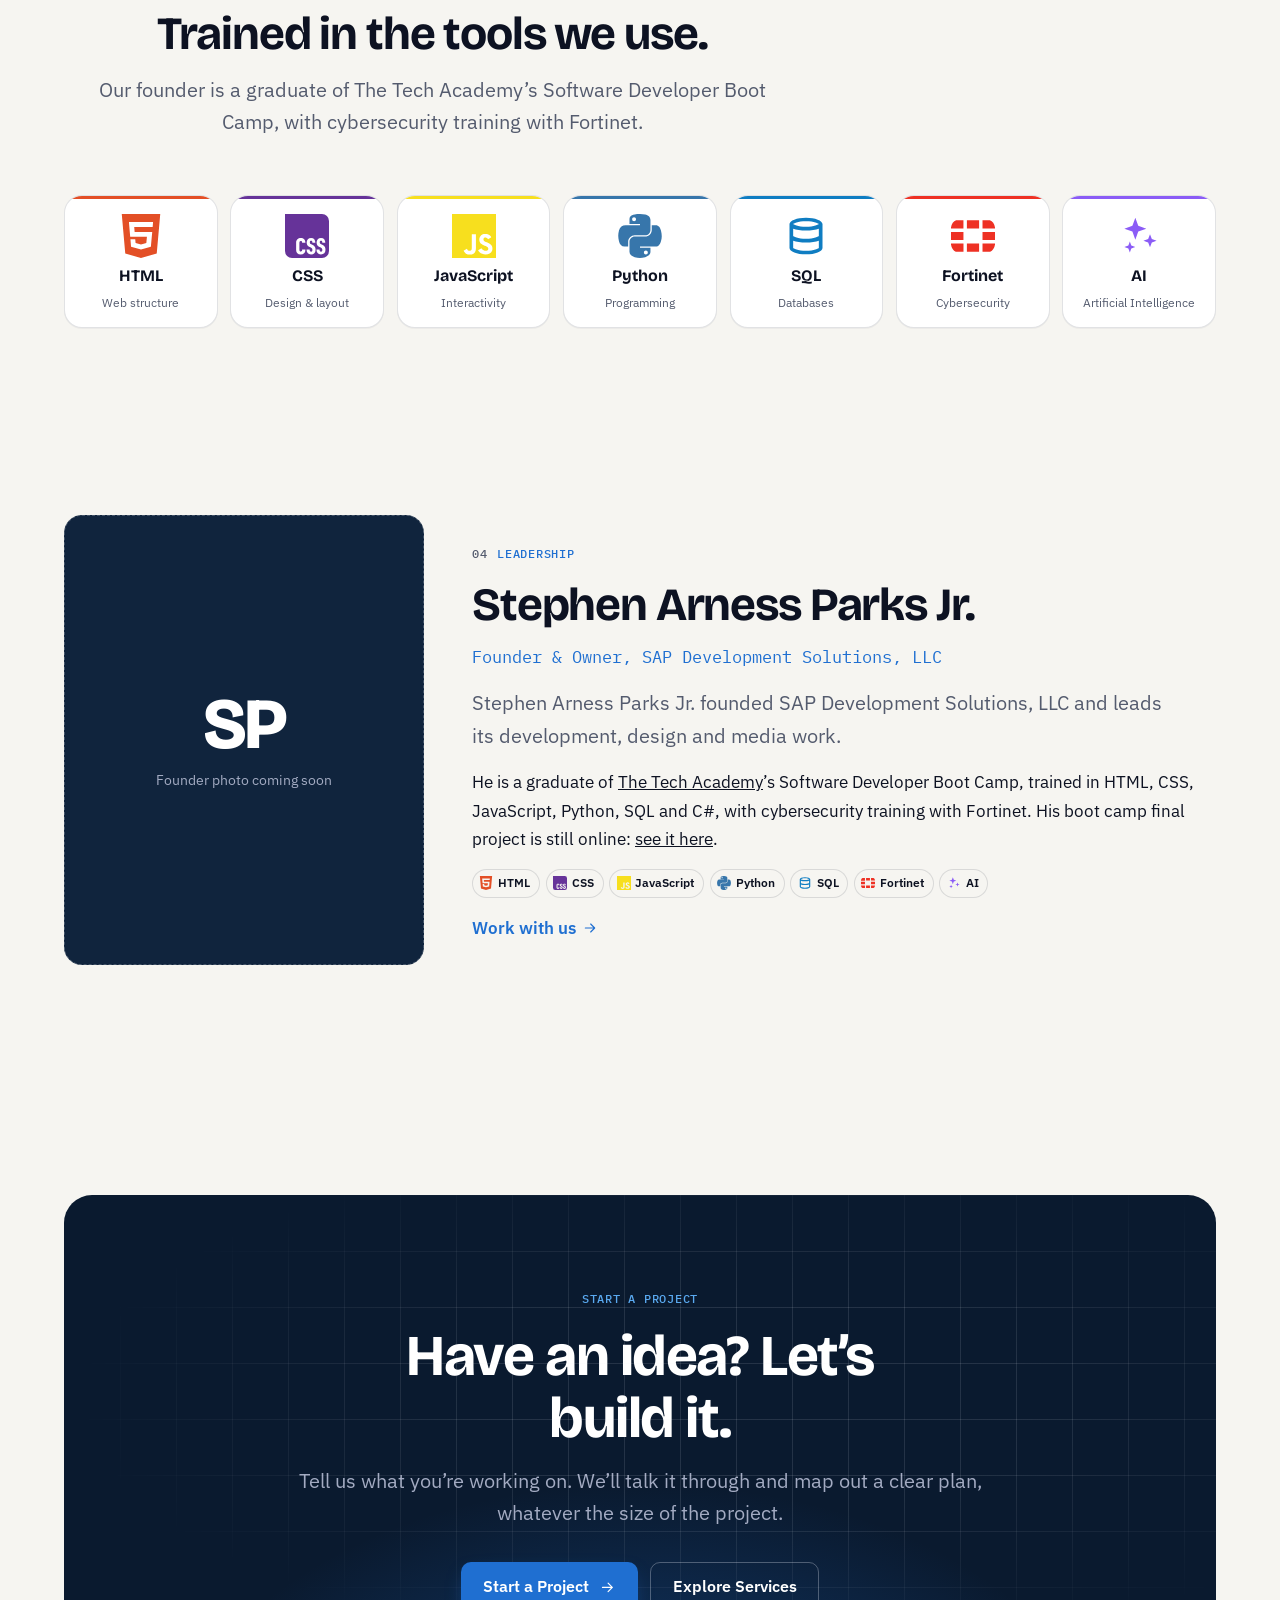
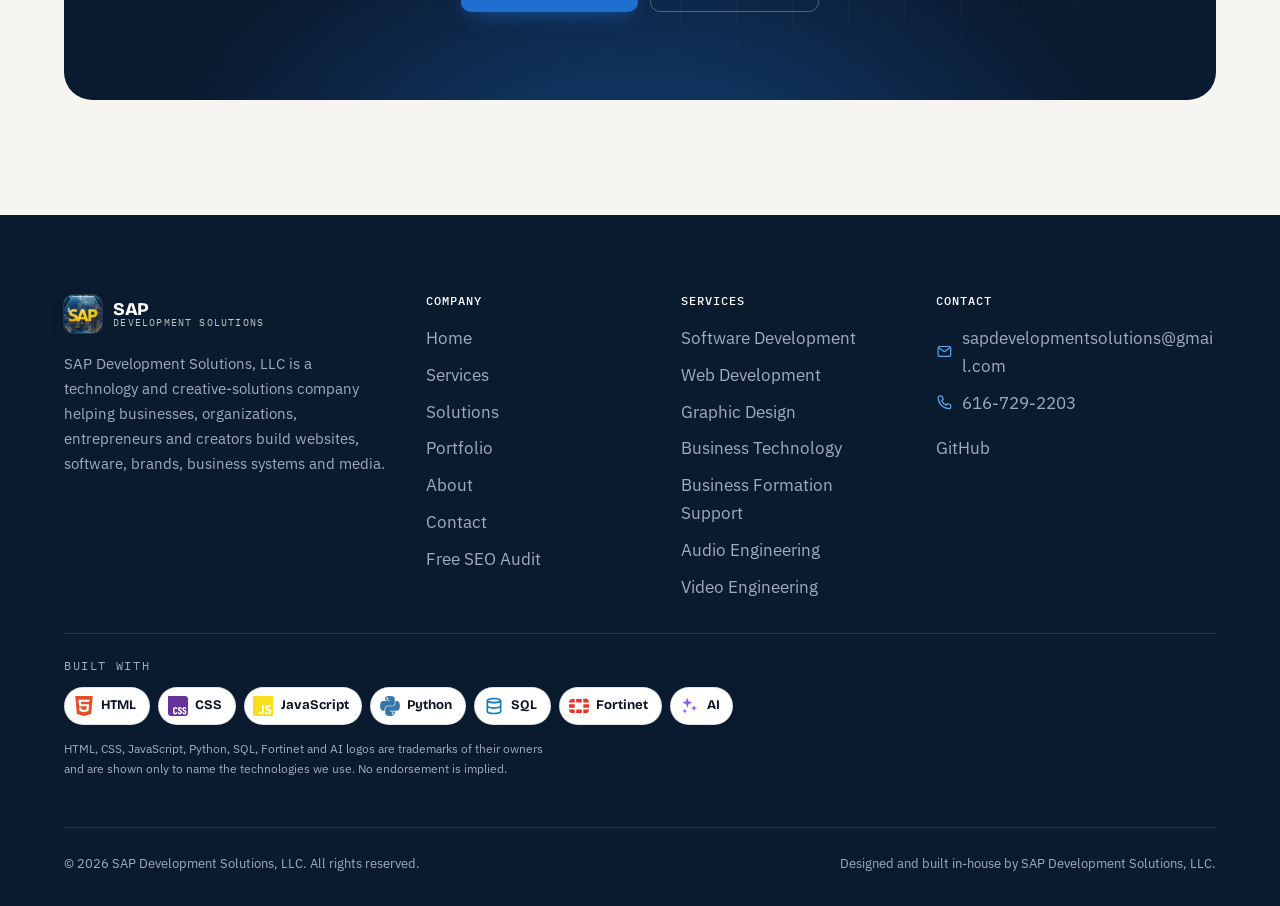
<file: about.html>
<!DOCTYPE html>
<html lang="en">
<head>
  <meta charset="utf-8">
  <meta name="viewport" content="width=device-width, initial-scale=1">
  <title>About | SAP Development Solutions</title>
  <meta name="description" content="About SAP Development Solutions, LLC: a technology and creative-solutions company founded by Stephen Arness Parks Jr., combining development, design, business systems and media.">
  <!-- ADDRESS: set for https://junearness.github.io/sap-development-solutions/ . If the site
       lives elsewhere (custom domain or another repo name), replace that address on this page
       (canonical, og:url, og:image, twitter:image and the ld+json block). -->
  <link rel="canonical" href="https://junearness.github.io/sap-development-solutions/about.html">
  <meta property="og:type" content="website">
  <meta property="og:site_name" content="SAP Development Solutions, LLC">
  <meta property="og:title" content="About | SAP Development Solutions">
  <meta property="og:description" content="About SAP Development Solutions, LLC: a technology and creative-solutions company founded by Stephen Arness Parks Jr., combining development, design, business systems and media.">
  <meta property="og:url" content="https://junearness.github.io/sap-development-solutions/about.html">
  <meta property="og:image" content="https://junearness.github.io/sap-development-solutions/og-image.jpg">
  <meta property="og:image:width" content="1200">
  <meta property="og:image:height" content="630">
  <meta name="twitter:card" content="summary_large_image">
  <meta name="twitter:title" content="About | SAP Development Solutions">
  <meta name="twitter:description" content="About SAP Development Solutions, LLC: a technology and creative-solutions company founded by Stephen Arness Parks Jr., combining development, design, business systems and media.">
  <meta name="twitter:image" content="https://junearness.github.io/sap-development-solutions/og-image.jpg">
  <meta name="theme-color" content="#0b1020">
  <link rel="icon" type="image/png" href="./favicon.png">
  <link rel="apple-touch-icon" href="./apple-touch-icon.png">
  <link rel="preconnect" href="https://fonts.googleapis.com">
  <link rel="preconnect" href="https://fonts.gstatic.com" crossorigin>
  <link href="https://fonts.googleapis.com/css2?family=Bricolage+Grotesque:opsz,wght@12..96,500..800&amp;family=IBM+Plex+Mono:wght@400;500&amp;family=IBM+Plex+Sans:wght@400;500;600;700&amp;display=swap" rel="stylesheet">
  <link rel="stylesheet" href="./style.css?v=20261115">
  <link rel="stylesheet" href="./responsive.css?v=20261115">
  <script>document.documentElement.classList.add("js");</script>
</head>
<body class="header-dark">
  <a class="skip-link" href="#main">Skip to main content</a>
  <header class="site-header">
    <div class="container header-inner">
      <a class="brand" href="./index.html" aria-label="SAP Development Solutions, LLC home"><img src="./logo-mark.png" alt="" width="38" height="38"><span class="brand-text"><b>SAP</b><span>Development Solutions</span></span></a>
      <nav aria-label="Primary"><ul class="nav-links">
          <li><a href="./index.html">Home</a></li>
          <li><a href="./services.html">Services</a></li>
          <li><a href="./solutions.html">Solutions</a></li>
          <li><a href="./portfolio.html">Portfolio</a></li>
          <li><a href="./about.html" aria-current="page">About</a></li>
          <li><a href="./contact.html">Contact</a></li>
      </ul></nav>
      <a class="btn btn-primary header-cta" href="./contact.html">Start a Project<svg class="icon icon-arrow" viewBox="0 0 24 24" aria-hidden="true" focusable="false"><path d="M5 12h14M13 6l6 6-6 6"/></svg></a>
      <button type="button" class="menu-toggle" aria-expanded="false" aria-controls="mobile-menu" aria-label="Open menu"><span class="bars" aria-hidden="true"><span></span><span></span></span></button>
    </div>
  </header>
  <div class="mobile-menu" id="mobile-menu" aria-hidden="true">
    <nav aria-label="Mobile"><ul>
        <li><a class="m-link" href="./index.html">Home<span>01</span></a></li>
        <li><a class="m-link" href="./services.html">Services<span>02</span></a></li>
        <li><a class="m-link" href="./solutions.html">Solutions<span>03</span></a></li>
        <li><a class="m-link" href="./portfolio.html">Portfolio<span>04</span></a></li>
        <li><a class="m-link" href="./about.html" aria-current="page">About<span>05</span></a></li>
        <li><a class="m-link" href="./contact.html">Contact<span>06</span></a></li>
    </ul></nav>
    <div class="m-foot">
      <a class="btn btn-primary" href="./contact.html">Start a Project<svg class="icon icon-arrow" viewBox="0 0 24 24" aria-hidden="true" focusable="false"><path d="M5 12h14M13 6l6 6-6 6"/></svg></a>
      <span class="plain contact-lines" data-email><a href="mailto:sapdevelopmentsolutions@gmail.com">sapdevelopmentsolutions@gmail.com</a></span>
      <span class="plain contact-lines" data-phone><a href="tel:6167292203">616-729-2203</a></span>
    </div>
  </div>

  <main id="main">
    <section class="page-hero on-dark" aria-labelledby="page-title">
      <div class="grid-bg" aria-hidden="true"></div>
      <div class="container">
        <nav class="crumbs" aria-label="Breadcrumb"><a href="./index.html">Home</a><span aria-hidden="true">/</span><span aria-current="page">About</span></nav>
        <p class="label">About us</p>
        <h1 class="h1" id="page-title">Technical skill and creative craft, under one roof.</h1>
        <p class="lead">SAP Development Solutions exists to give businesses, organizations, entrepreneurs and creators one practical partner for the digital work that moves them forward.</p>
      </div>
    </section>

    <section class="section" aria-labelledby="story-title">
      <div class="container split wl" style="align-items:start">
        <div class="reveal">
          <p class="label"><span class="idx">01</span>Why we exist</p>
          <h2 class="h2" id="story-title">Ideas deserve to be built well.</h2>
          <p class="lead">Many people have the idea, the business or the talent, but not the website, the system or the polished media to match.</p>
          <p>SAP Development Solutions closes that gap. We build digital products, professional websites, business systems and creative work, combining software development with design and media so the whole project fits together.</p>
          <p>Rather than coordinating separate developers, designers and editors, clients work with one team that understands how the pieces connect.</p>
        </div>
        <div class="reveal">
          <figure class="logo-figure"><img src="./logo-full.jpg" alt="The SAP Development Solutions logo: the letters SAP in gold on a glowing blue globe circled by technology icons" loading="lazy" width="900" height="900"></figure>
          <div class="card corners">
          <p class="label">At a glance</p>
          <ul class="checks" style="grid-template-columns:minmax(0,1fr)">
            <li><svg class="icon" viewBox="0 0 24 24" aria-hidden="true" focusable="false"><path d="M5 12.5l4.5 4.5L19 7.5"/></svg><span>Websites, applications and custom software</span></li>
            <li><svg class="icon" viewBox="0 0 24 24" aria-hidden="true" focusable="false"><path d="M5 12.5l4.5 4.5L19 7.5"/></svg><span>Graphic design and branding</span></li>
            <li><svg class="icon" viewBox="0 0 24 24" aria-hidden="true" focusable="false"><path d="M5 12.5l4.5 4.5L19 7.5"/></svg><span>POS systems and business technology</span></li>
            <li><svg class="icon" viewBox="0 0 24 24" aria-hidden="true" focusable="false"><path d="M5 12.5l4.5 4.5L19 7.5"/></svg><span>Business and nonprofit launch support</span></li>
            <li><svg class="icon" viewBox="0 0 24 24" aria-hidden="true" focusable="false"><path d="M5 12.5l4.5 4.5L19 7.5"/></svg><span>Audio and video engineering</span></li>
          </ul>
          </div>
        </div>
      </div>
    </section>
    <section class="section white" aria-labelledby="appr-title">
      <div class="container">
        <div class="section-head reveal"><div><p class="label"><span class="idx">02</span>Our approach</p><h2 class="h2" id="appr-title">How we work with you.</h2></div></div>
        <div class="principles stagger"><div class="principle"><h3>Practical first</h3><p>We recommend what solves the problem, not what sounds impressive.</p></div><div class="principle"><h3>Direct communication</h3><p>Plain language and honest timelines, from the first call to launch.</p></div><div class="principle"><h3>Technical + creative</h3><p>Code, design and media working together on the same project.</p></div><div class="principle"><h3>You own your work</h3><p>Files, code and accounts stay yours, with no lock-in.</p></div><div class="principle"><h3>Built to last</h3><p>Clean, maintainable, accessible work that holds up over time.</p></div><div class="principle"><h3>Clear handoffs</h3><p>Step-by-step guides so you can update things yourself.</p></div></div>
      </div>
    </section>
    <section class="section dark on-dark" aria-labelledby="cap-title">
      <div class="grid-bg" aria-hidden="true"></div>
      <div class="container split">
        <div class="reveal">
          <p class="label"><span class="idx">03</span>Capabilities</p>
          <h2 class="h2" id="cap-title">Technology and media, side by side.</h2>
          <p class="lead">Code, design, video and audio handled together, so nothing gets lost between separate vendors.</p>
          <a class="btn btn-secondary" href="./services.html" style="margin-top:1rem">See all services<svg class="icon icon-arrow" viewBox="0 0 24 24" aria-hidden="true" focusable="false"><path d="M5 12h14M13 6l6 6-6 6"/></svg></a>
        </div>
        <ul class="cap-grid stagger"><li><svg class="icon" viewBox="0 0 24 24" aria-hidden="true" focusable="false"><rect x="3" y="4" width="18" height="16" rx="2"/><path d="M3 9h18M7 6.5h.01M10 6.5h.01M7 13h6M7 16h10"/></svg>Web development</li><li><svg class="icon" viewBox="0 0 24 24" aria-hidden="true" focusable="false"><path d="M8 7l-5 5 5 5M16 7l5 5-5 5M13.5 4.5l-3 15"/></svg>Application development</li><li><svg class="icon" viewBox="0 0 24 24" aria-hidden="true" focusable="false"><path d="M12 3l9 5-9 5-9-5z"/><path d="M3 13l9 5 9-5"/></svg>Custom software</li><li><svg class="icon" viewBox="0 0 24 24" aria-hidden="true" focusable="false"><path d="M13 3L5 13.5h6L10 21l8-10.5h-6z"/></svg>Front-end & full-stack</li><li><svg class="icon" viewBox="0 0 24 24" aria-hidden="true" focusable="false"><path d="M4 5.5A2.5 2.5 0 0 1 6.5 3H20v15H6.5A2.5 2.5 0 0 0 4 20.5zM4 20.5A2.5 2.5 0 0 0 6.5 23H20"/></svg>Data & automation</li><li><svg class="icon" viewBox="0 0 24 24" aria-hidden="true" focusable="false"><path d="M12 3a9 9 0 1 0 0 18c1.1 0 1.6-.9 1.2-1.8-.5-1-.1-2.2 1-2.2H17a4 4 0 0 0 4-4A9 9 0 0 0 12 3z"/><circle cx="7.5" cy="11" r="1.2"/><circle cx="10.5" cy="7.5" r="1.2"/><circle cx="15" cy="8" r="1.2"/></svg>Graphic design & branding</li><li><svg class="icon" viewBox="0 0 24 24" aria-hidden="true" focusable="false"><rect x="4" y="3" width="16" height="11" rx="1.5"/><path d="M8 18h8M12 14v4M6 21h12M8 7h8M8 10h4"/></svg>POS & business systems</li><li><svg class="icon" viewBox="0 0 24 24" aria-hidden="true" focusable="false"><path d="M5 15c-1.5 1.3-2 4-2 6 2 0 4.7-.5 6-2M9 15l-3-3c1.8-4.8 5.9-8.7 12.5-9 .3 6.6-4.2 10.7-9 12.5z"/><circle cx="14.5" cy="9.5" r="1.6"/></svg>Business launch support</li><li><svg class="icon" viewBox="0 0 24 24" aria-hidden="true" focusable="false"><path d="M3 12h2M7 8v8M11 4v16M15 7v10M19 10v4M21 12h0"/></svg>Audio engineering</li><li><svg class="icon" viewBox="0 0 24 24" aria-hidden="true" focusable="false"><rect x="3" y="6" width="13" height="12" rx="2"/><path d="M16 10.5l5-3v9l-5-3z"/></svg>Video engineering</li></ul>
      </div>
    </section>

    <section class="section tech-band" aria-labelledby="tech-title">
      <div class="container">
        <div class="section-head center reveal"><div><p class="label" style="justify-content:center">Our toolkit</p><h2 class="h2" id="tech-title">Trained in the tools we use.</h2><p class="lead">Our founder is a graduate of The Tech Academy’s Software Developer Boot Camp, with cybersecurity training with Fortinet.</p></div></div>
        <div class="reveal" data-tech-strip></div>
      </div>
    </section>

    <section class="section" aria-labelledby="founder-title">
      <div class="container founder">
        <div class="founder-photo reveal" style="color:var(--on-dark-muted)"><div><span class="ini" aria-hidden="true">SP</span>Founder photo coming soon</div></div>
        <div class="reveal">
          <p class="label"><span class="idx">04</span>Leadership</p>
          <h2 class="h2" id="founder-title">Stephen Arness Parks Jr.</h2>
          <p class="mono hl" style="margin-bottom:1rem">Founder &amp; Owner, SAP Development Solutions, LLC</p>
          <!-- EDIT: a full biography can be added here (and in data.js: company.founderBio). -->
          <p class="lead">Stephen Arness Parks Jr. founded SAP Development Solutions, LLC and leads its development, design and media work.</p>
          <p>He is a graduate of <a href="https://www.learncodinganywhere.com/" target="_blank" rel="noopener">The Tech Academy<span class="sr-only"> (opens in a new tab)</span></a>’s Software Developer Boot Camp, trained in HTML, CSS, JavaScript, Python, SQL and C#, with cybersecurity training with Fortinet. His boot camp final project is still online: <a href="https://junearness.github.io/" target="_blank" rel="noopener">see it here<span class="sr-only"> (opens in a new tab)</span></a>.</p>
          <ul class="tech-tags" data-tech-tags="html,css,javascript,python,sql,fortinet,ai"></ul>
          <a class="text-link" href="./contact.html">Work with us<svg class="icon" viewBox="0 0 24 24" aria-hidden="true" focusable="false"><path d="M5 12h14M13 6l6 6-6 6"/></svg></a>
        </div>
      </div>
    </section>

    <section class="section" aria-labelledby="cta-title">
      <div class="container">
        <div class="cta-band on-dark reveal">
          <div class="grid-bg" aria-hidden="true"></div>
          <p class="label" style="justify-content:center">Start a project</p>
          <h2 id="cta-title">Have an idea? Let’s build it.</h2>
          <p class="lead">Tell us what you’re working on. We’ll talk it through and map out a clear plan, whatever the size of the project.</p>
          <div class="btn-row"><a class="btn btn-primary" href="./contact.html">Start a Project<svg class="icon icon-arrow" viewBox="0 0 24 24" aria-hidden="true" focusable="false"><path d="M5 12h14M13 6l6 6-6 6"/></svg></a><a class="btn btn-secondary" href="./services.html">Explore Services</a></div>
        </div>
      </div>
    </section>

  </main>

  <footer class="site-footer">
    <div class="container">
      <div class="footer-grid">
        <div class="footer-brand">
          <a class="brand" href="./index.html" aria-label="SAP Development Solutions, LLC home"><img src="./logo-mark.png" alt="" width="38" height="38"><span class="brand-text"><b>SAP</b><span>Development Solutions</span></span></a>
          <p>SAP Development Solutions, LLC is a technology and creative-solutions company helping businesses, organizations, entrepreneurs and creators build websites, software, brands, business systems and media.</p>
        </div>
        <div><h2>Company</h2><ul><li><a href="./index.html">Home</a></li><li><a href="./services.html">Services</a></li><li><a href="./solutions.html">Solutions</a></li><li><a href="./portfolio.html">Portfolio</a></li><li><a href="./about.html">About</a></li><li><a href="./contact.html">Contact</a></li><li><a href="./free-seo-audit.html">Free SEO Audit</a></li></ul></div>
        <div><h2>Services</h2><ul><li><a href="./services.html#software">Software Development</a></li><li><a href="./services.html#web">Web Development</a></li><li><a href="./services.html#design">Graphic Design</a></li><li><a href="./services.html#business-tech">Business Technology</a></li><li><a href="./services.html#formation">Business Formation Support</a></li><li><a href="./services.html#audio">Audio Engineering</a></li><li><a href="./services.html#video">Video Engineering</a></li></ul></div>
        <div>
          <h2>Contact</h2>
          <!-- These fill in from data.js (company.email / company.phone / company.socials) -->
          <ul class="footer-contact"><li data-email><a href="mailto:sapdevelopmentsolutions@gmail.com">sapdevelopmentsolutions@gmail.com</a></li><li data-phone><a href="tel:6167292203">616-729-2203</a></li></ul>
          <ul data-socials style="margin-top:.9rem"></ul>
        </div>
      </div>
      <div class="foot-tech"><p class="foot-tech-label">Built with</p><div data-tech-strip></div><p class="fine tm-note">HTML, CSS, JavaScript, Python, SQL, Fortinet and AI logos are trademarks of their owners and are shown only to name the technologies we use. No endorsement is implied.</p></div>
      <div class="footer-bottom">
        <p>&copy; <span data-year>2026</span> SAP Development Solutions, LLC. All rights reserved.</p>
        <p>Designed and built in-house by SAP Development Solutions, LLC.</p>
      </div>
    </div>
  </footer>
  <script src="./data.js?v=20261115"></script>
  <script src="./tech.js?v=20261115"></script>
  <script src="./app.js?v=20261115"></script>
</body>
</html>
</file>
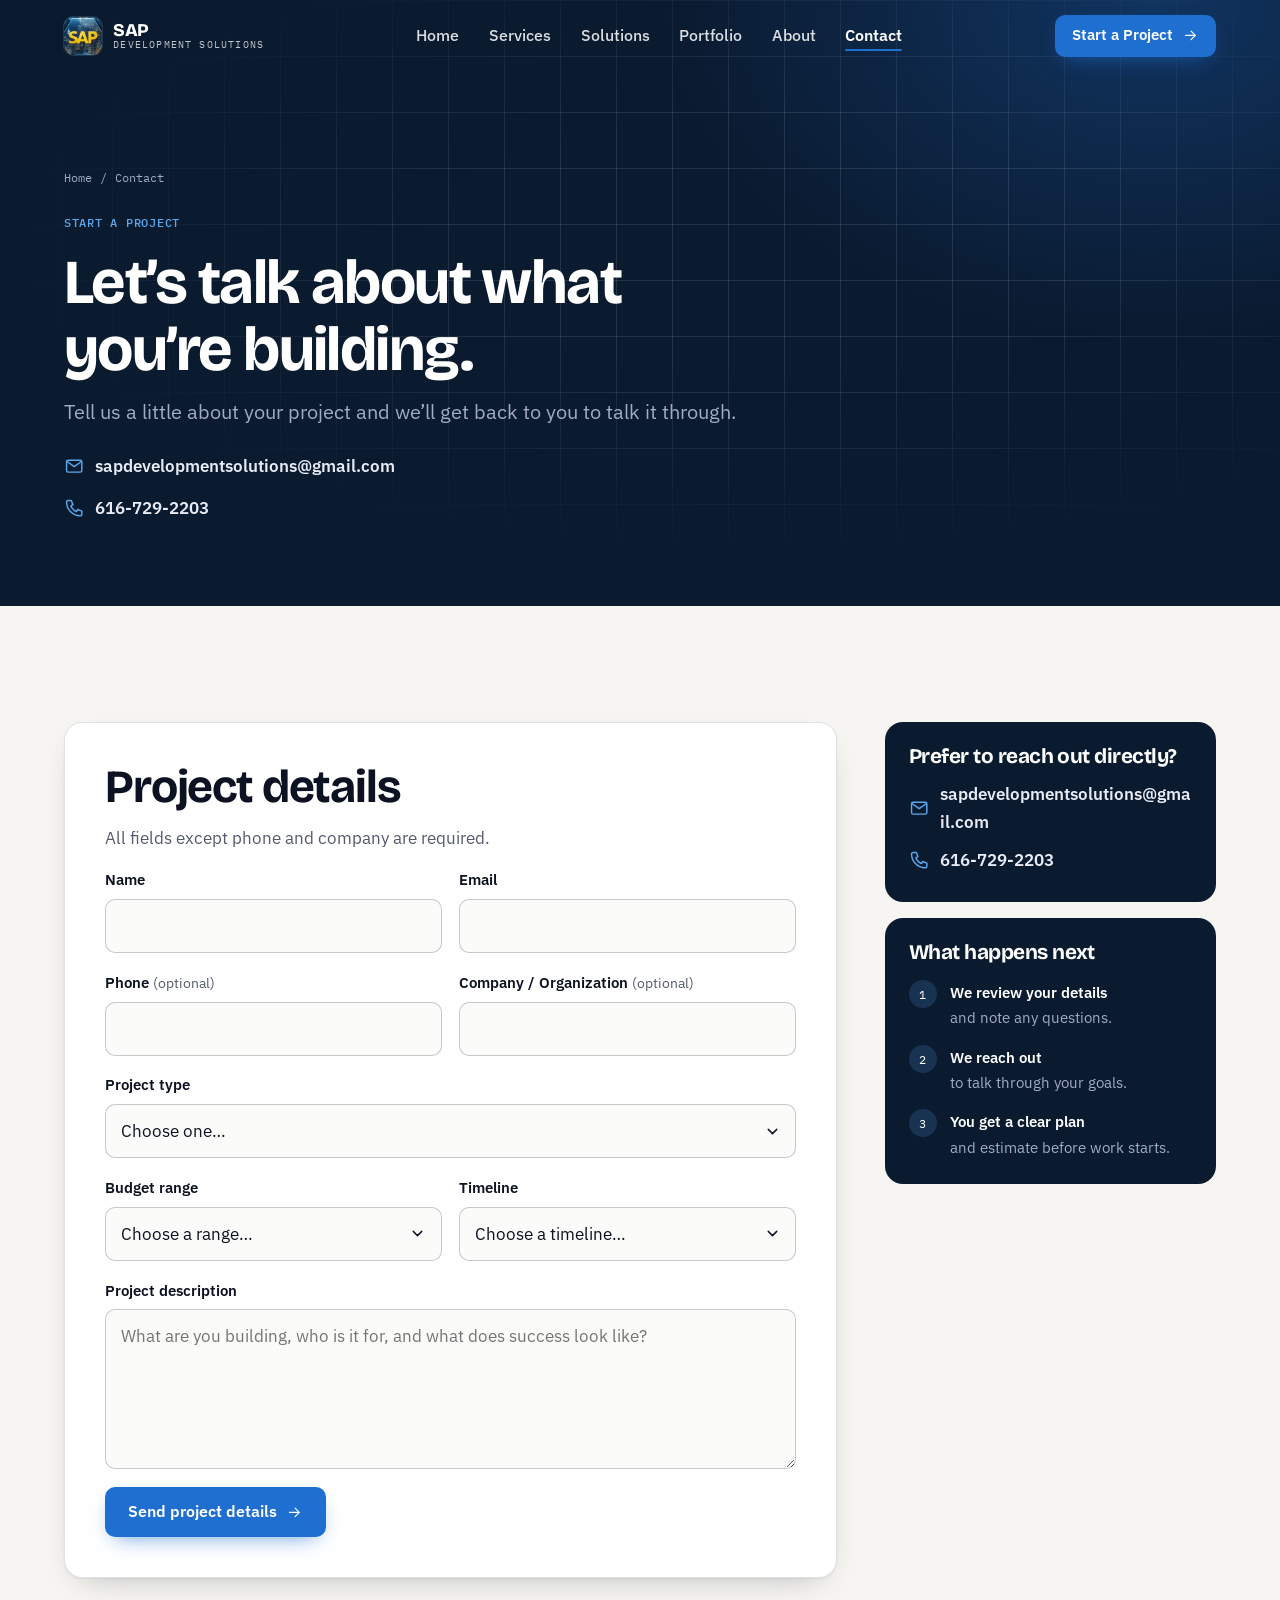
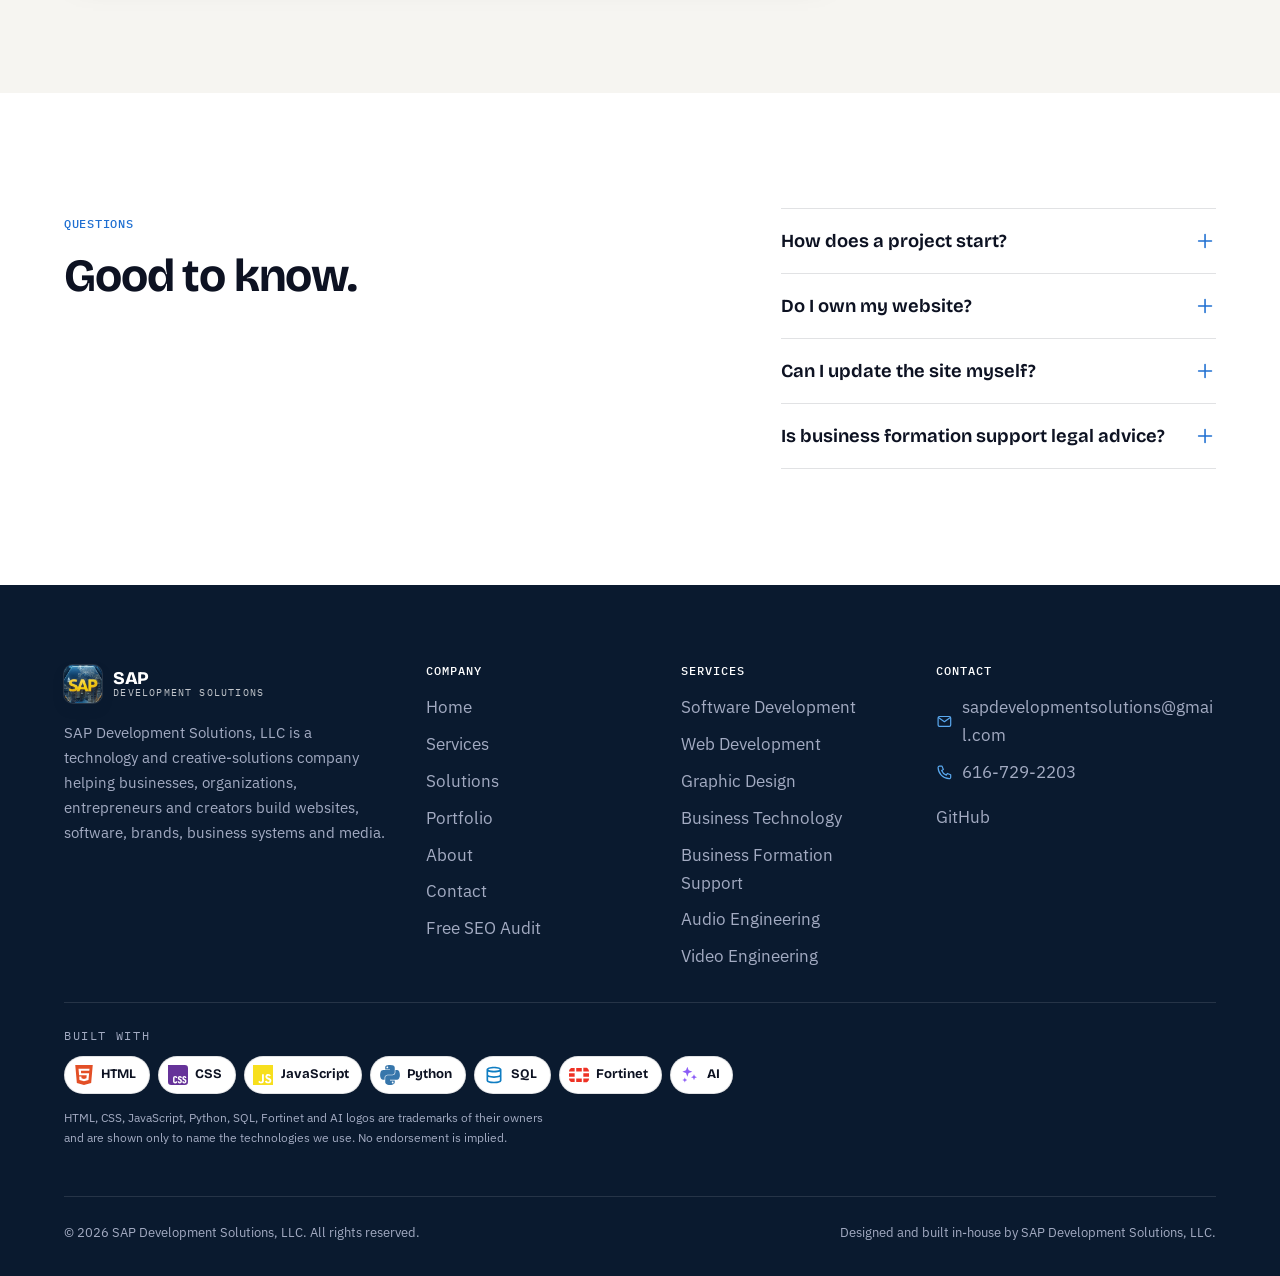
<file: contact.html>
<!DOCTYPE html>
<html lang="en">
<head>
  <meta charset="utf-8">
  <meta name="viewport" content="width=device-width, initial-scale=1">
  <title>Contact | Start a Project | SAP Development Solutions</title>
  <meta name="description" content="Start a project with SAP Development Solutions, LLC: websites, software, POS systems, graphic design, branding, audio, video and business formation support.">
  <!-- ADDRESS: set for https://junearness.github.io/sap-development-solutions/ . If the site
       lives elsewhere (custom domain or another repo name), replace that address on this page
       (canonical, og:url, og:image, twitter:image and the ld+json block). -->
  <link rel="canonical" href="https://junearness.github.io/sap-development-solutions/contact.html">
  <meta property="og:type" content="website">
  <meta property="og:site_name" content="SAP Development Solutions, LLC">
  <meta property="og:title" content="Contact | Start a Project | SAP Development Solutions">
  <meta property="og:description" content="Start a project with SAP Development Solutions, LLC: websites, software, POS systems, graphic design, branding, audio, video and business formation support.">
  <meta property="og:url" content="https://junearness.github.io/sap-development-solutions/contact.html">
  <meta property="og:image" content="https://junearness.github.io/sap-development-solutions/og-image.jpg">
  <meta property="og:image:width" content="1200">
  <meta property="og:image:height" content="630">
  <meta name="twitter:card" content="summary_large_image">
  <meta name="twitter:title" content="Contact | Start a Project | SAP Development Solutions">
  <meta name="twitter:description" content="Start a project with SAP Development Solutions, LLC: websites, software, POS systems, graphic design, branding, audio, video and business formation support.">
  <meta name="twitter:image" content="https://junearness.github.io/sap-development-solutions/og-image.jpg">
  <meta name="theme-color" content="#0b1020">
  <link rel="icon" type="image/png" href="./favicon.png">
  <link rel="apple-touch-icon" href="./apple-touch-icon.png">
  <link rel="preconnect" href="https://fonts.googleapis.com">
  <link rel="preconnect" href="https://fonts.gstatic.com" crossorigin>
  <link href="https://fonts.googleapis.com/css2?family=Bricolage+Grotesque:opsz,wght@12..96,500..800&amp;family=IBM+Plex+Mono:wght@400;500&amp;family=IBM+Plex+Sans:wght@400;500;600;700&amp;display=swap" rel="stylesheet">
  <link rel="stylesheet" href="./style.css?v=20261115">
  <link rel="stylesheet" href="./responsive.css?v=20261115">
  <script>document.documentElement.classList.add("js");</script>
</head>
<body class="header-dark">
  <a class="skip-link" href="#main">Skip to main content</a>
  <header class="site-header">
    <div class="container header-inner">
      <a class="brand" href="./index.html" aria-label="SAP Development Solutions, LLC home"><img src="./logo-mark.png" alt="" width="38" height="38"><span class="brand-text"><b>SAP</b><span>Development Solutions</span></span></a>
      <nav aria-label="Primary"><ul class="nav-links">
          <li><a href="./index.html">Home</a></li>
          <li><a href="./services.html">Services</a></li>
          <li><a href="./solutions.html">Solutions</a></li>
          <li><a href="./portfolio.html">Portfolio</a></li>
          <li><a href="./about.html">About</a></li>
          <li><a href="./contact.html" aria-current="page">Contact</a></li>
      </ul></nav>
      <a class="btn btn-primary header-cta" href="./contact.html">Start a Project<svg class="icon icon-arrow" viewBox="0 0 24 24" aria-hidden="true" focusable="false"><path d="M5 12h14M13 6l6 6-6 6"/></svg></a>
      <button type="button" class="menu-toggle" aria-expanded="false" aria-controls="mobile-menu" aria-label="Open menu"><span class="bars" aria-hidden="true"><span></span><span></span></span></button>
    </div>
  </header>
  <div class="mobile-menu" id="mobile-menu" aria-hidden="true">
    <nav aria-label="Mobile"><ul>
        <li><a class="m-link" href="./index.html">Home<span>01</span></a></li>
        <li><a class="m-link" href="./services.html">Services<span>02</span></a></li>
        <li><a class="m-link" href="./solutions.html">Solutions<span>03</span></a></li>
        <li><a class="m-link" href="./portfolio.html">Portfolio<span>04</span></a></li>
        <li><a class="m-link" href="./about.html">About<span>05</span></a></li>
        <li><a class="m-link" href="./contact.html" aria-current="page">Contact<span>06</span></a></li>
    </ul></nav>
    <div class="m-foot">
      <a class="btn btn-primary" href="./contact.html">Start a Project<svg class="icon icon-arrow" viewBox="0 0 24 24" aria-hidden="true" focusable="false"><path d="M5 12h14M13 6l6 6-6 6"/></svg></a>
      <span class="plain contact-lines" data-email><a href="mailto:sapdevelopmentsolutions@gmail.com">sapdevelopmentsolutions@gmail.com</a></span>
      <span class="plain contact-lines" data-phone><a href="tel:6167292203">616-729-2203</a></span>
    </div>
  </div>

  <main id="main">
    <section class="page-hero on-dark" aria-labelledby="page-title">
      <div class="grid-bg" aria-hidden="true"></div>
      <div class="container">
        <nav class="crumbs" aria-label="Breadcrumb"><a href="./index.html">Home</a><span aria-hidden="true">/</span><span aria-current="page">Contact</span></nav>
        <p class="label">Start a project</p>
        <h1 class="h1" id="page-title">Let’s talk about what you’re building.</h1>
        <p class="lead">Tell us a little about your project and we’ll get back to you to talk it through.</p>
        <div class="contact-lines" style="margin-top:1.5rem"><span data-email></span><span data-phone></span></div>
      </div>
    </section>

    <section class="section" aria-labelledby="form-title">
      <div class="container contact-grid">
        <div class="form-card reveal">
          <h2 class="h2" id="form-title" style="font-size:clamp(1.6rem,2vw+1rem,2.3rem)">Project details</h2>
          <p class="muted">All fields except phone and company are required.</p>
          <!-- FORM ENDPOINT: set company.formEndpoint in data.js (e.g. https://formspree.io/f/abcdwxyz).
               Until then, the form tells the visitor nothing was sent and offers their email app instead. -->
          <form class="form" id="contact-form" novalidate>
            <div class="form-row">
              <div class="field"><label for="f-name">Name</label><input id="f-name" name="name" required autocomplete="name"><span class="err">Please enter your name.</span></div>
              <div class="field"><label for="f-email">Email</label><input id="f-email" name="email" type="email" required autocomplete="email"><span class="err">Please enter a valid email address.</span></div>
            </div>
            <div class="form-row">
              <div class="field"><label for="f-phone">Phone <span class="opt">(optional)</span></label><input id="f-phone" name="phone" type="tel" autocomplete="tel"><span class="err">Please enter a 10-digit number, or leave it blank.</span></div>
              <div class="field"><label for="f-company">Company / Organization <span class="opt">(optional)</span></label><input id="f-company" name="company" autocomplete="organization"></div>
            </div>
            <div class="field"><label for="f-type">Project type</label><select id="f-type" name="type" required></select><span class="err">Please choose a project type.</span></div>
            <div class="form-row">
              <div class="field"><label for="f-budget">Budget range</label><select id="f-budget" name="budget" required></select><span class="err">Please choose a budget range.</span></div>
              <div class="field"><label for="f-timeline">Timeline</label><select id="f-timeline" name="timeline" required></select><span class="err">Please choose a timeline.</span></div>
            </div>
            <div class="field"><label for="f-desc">Project description</label><textarea id="f-desc" name="description" required placeholder="What are you building, who is it for, and what does success look like?"></textarea><span class="err">Please describe your project.</span></div>
            <div class="hp" aria-hidden="true"><label for="f-hp">Leave this empty</label><input id="f-hp" name="_gotcha" tabindex="-1" autocomplete="off"></div>
            <div><button type="submit" class="btn btn-primary">Send project details<svg class="icon icon-arrow" viewBox="0 0 24 24" aria-hidden="true" focusable="false"><path d="M5 12h14M13 6l6 6-6 6"/></svg></button></div>
            <div class="form-status" id="form-status" role="status" aria-live="polite"></div>
          </form>
        </div>
        <aside class="side reveal" aria-label="Contact details">
          <div class="side-card on-dark">
            <h2>Prefer to reach out directly?</h2>
            <div class="contact-lines"><span data-email></span><span data-phone></span></div>
          </div>
          <div class="side-card on-dark">
            <h2>What happens next</h2>
            <ol class="next-steps">
              <li><span><b>We review your details</b><br>and note any questions.</span></li>
              <li><span><b>We reach out</b><br>to talk through your goals.</span></li>
              <li><span><b>You get a clear plan</b><br>and estimate before work starts.</span></li>
            </ol>
          </div>
        </aside>
      </div>
    </section>
    <section class="section white" aria-labelledby="faq-title">
      <div class="container split wl" style="align-items:start">
        <div class="reveal"><div class="section-head reveal"><div><p class="label">Questions</p><h2 class="h2" id="faq-title">Good to know.</h2></div></div></div>
        <div class="faq reveal"><details><summary>How does a project start?<svg class="icon" viewBox="0 0 24 24" aria-hidden="true" focusable="false"><path d="M12 5v14M5 12h14"/></svg></summary><div class="faq-a"><p>Send the form or call. We’ll talk through your goals, then send a clear plan and estimate before any work begins.</p></div></details><details><summary>Do I own my website?<svg class="icon" viewBox="0 0 24 24" aria-hidden="true" focusable="false"><path d="M12 5v14M5 12h14"/></svg></summary><div class="faq-a"><p>Yes. Websites are delivered as standard files that belong to you. Static sites can be hosted on GitHub Pages under your own account (free for public repositories), or anywhere you choose.</p></div></details><details><summary>Can I update the site myself?<svg class="icon" viewBox="0 0 24 24" aria-hidden="true" focusable="false"><path d="M12 5v14M5 12h14"/></svg></summary><div class="faq-a"><p>Yes. Every website handoff includes step-by-step guides for common updates, and help is available if you need it.</p></div></details><details><summary>Is business formation support legal advice?<svg class="icon" viewBox="0 0 24 24" aria-hidden="true" focusable="false"><path d="M12 5v14M5 12h14"/></svg></summary><div class="faq-a"><p>No. We help with the practical, organizational and digital side of getting started. SAP Development Solutions is not a law firm or accounting firm, so please consult a licensed professional for legal, tax or accounting advice.</p></div></details></div>
      </div>
    </section>
  </main>

  <footer class="site-footer">
    <div class="container">
      <div class="footer-grid">
        <div class="footer-brand">
          <a class="brand" href="./index.html" aria-label="SAP Development Solutions, LLC home"><img src="./logo-mark.png" alt="" width="38" height="38"><span class="brand-text"><b>SAP</b><span>Development Solutions</span></span></a>
          <p>SAP Development Solutions, LLC is a technology and creative-solutions company helping businesses, organizations, entrepreneurs and creators build websites, software, brands, business systems and media.</p>
        </div>
        <div><h2>Company</h2><ul><li><a href="./index.html">Home</a></li><li><a href="./services.html">Services</a></li><li><a href="./solutions.html">Solutions</a></li><li><a href="./portfolio.html">Portfolio</a></li><li><a href="./about.html">About</a></li><li><a href="./contact.html">Contact</a></li><li><a href="./free-seo-audit.html">Free SEO Audit</a></li></ul></div>
        <div><h2>Services</h2><ul><li><a href="./services.html#software">Software Development</a></li><li><a href="./services.html#web">Web Development</a></li><li><a href="./services.html#design">Graphic Design</a></li><li><a href="./services.html#business-tech">Business Technology</a></li><li><a href="./services.html#formation">Business Formation Support</a></li><li><a href="./services.html#audio">Audio Engineering</a></li><li><a href="./services.html#video">Video Engineering</a></li></ul></div>
        <div>
          <h2>Contact</h2>
          <!-- These fill in from data.js (company.email / company.phone / company.socials) -->
          <ul class="footer-contact"><li data-email><a href="mailto:sapdevelopmentsolutions@gmail.com">sapdevelopmentsolutions@gmail.com</a></li><li data-phone><a href="tel:6167292203">616-729-2203</a></li></ul>
          <ul data-socials style="margin-top:.9rem"></ul>
        </div>
      </div>
      <div class="foot-tech"><p class="foot-tech-label">Built with</p><div data-tech-strip></div><p class="fine tm-note">HTML, CSS, JavaScript, Python, SQL, Fortinet and AI logos are trademarks of their owners and are shown only to name the technologies we use. No endorsement is implied.</p></div>
      <div class="footer-bottom">
        <p>&copy; <span data-year>2026</span> SAP Development Solutions, LLC. All rights reserved.</p>
        <p>Designed and built in-house by SAP Development Solutions, LLC.</p>
      </div>
    </div>
  </footer>
  <script src="./data.js?v=20261115"></script>
  <script src="./tech.js?v=20261115"></script>
  <script src="./app.js?v=20261115"></script>
</body>
</html>
</file>
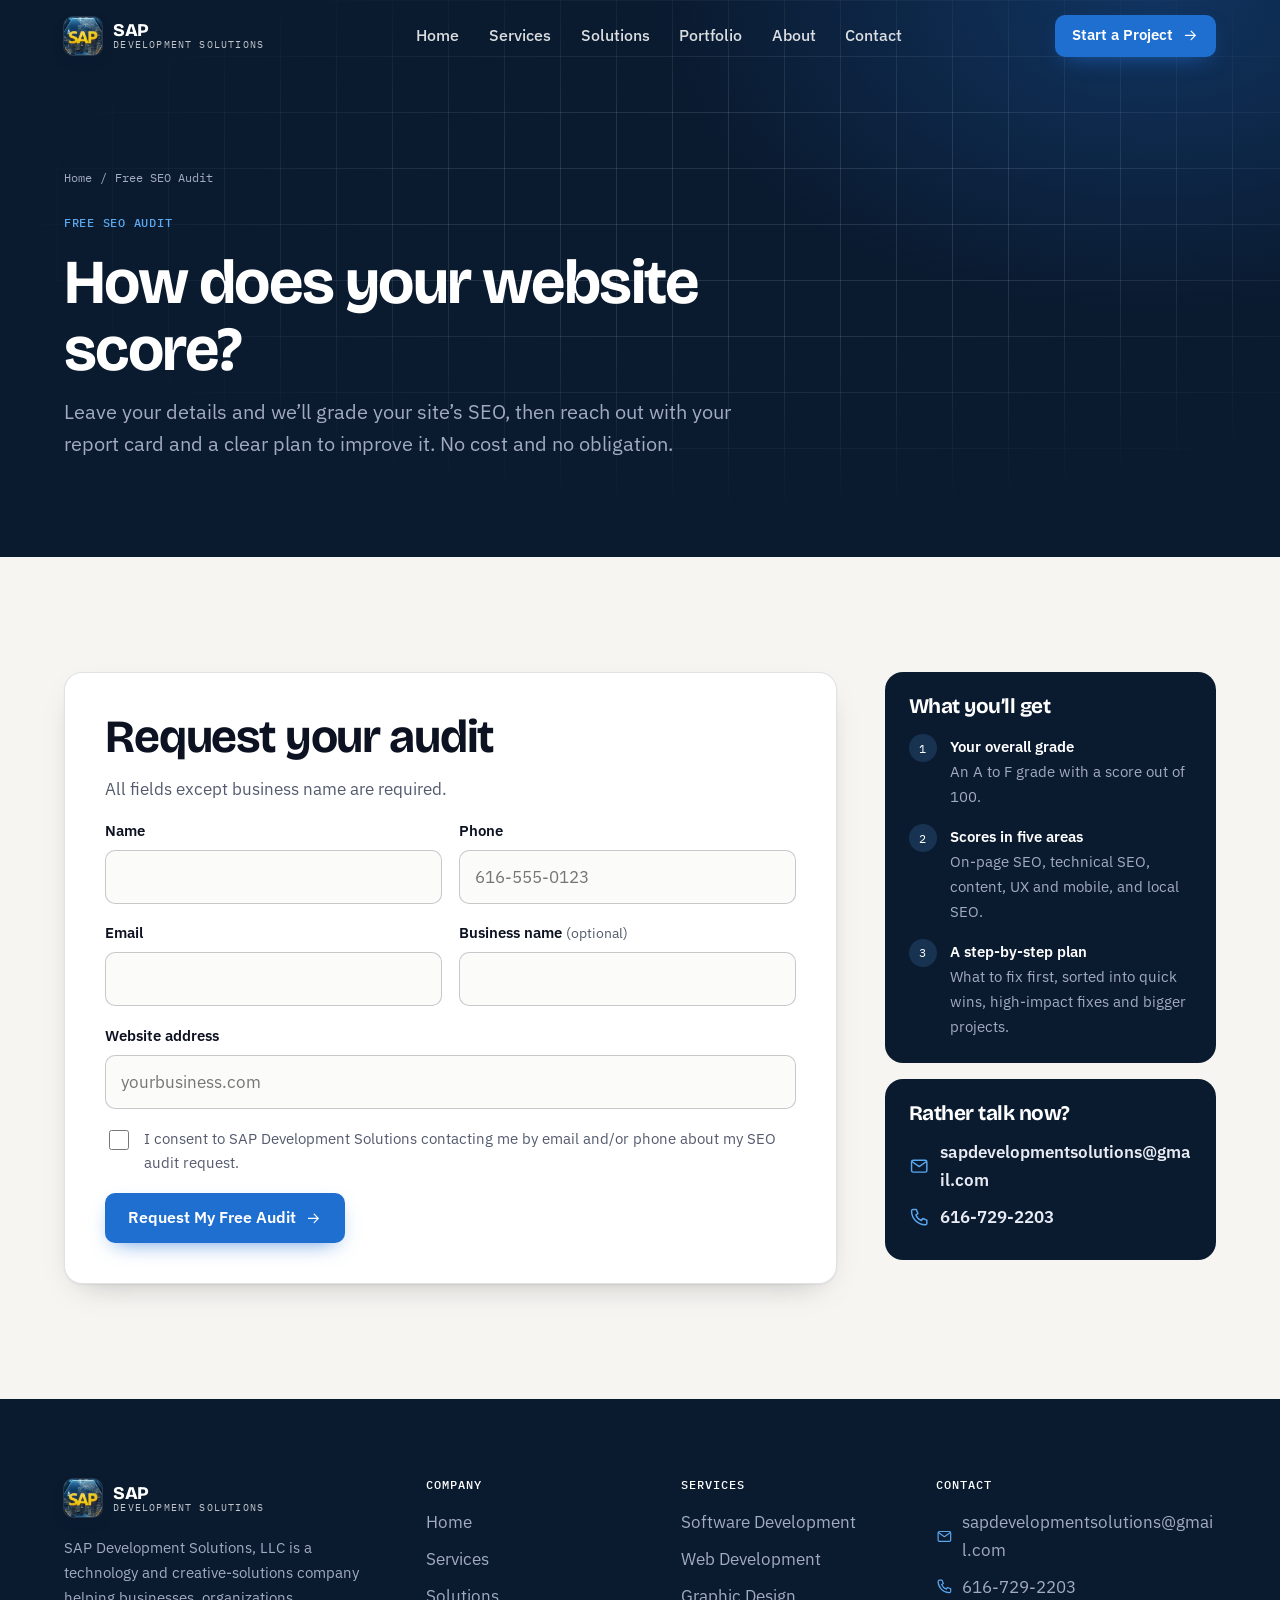
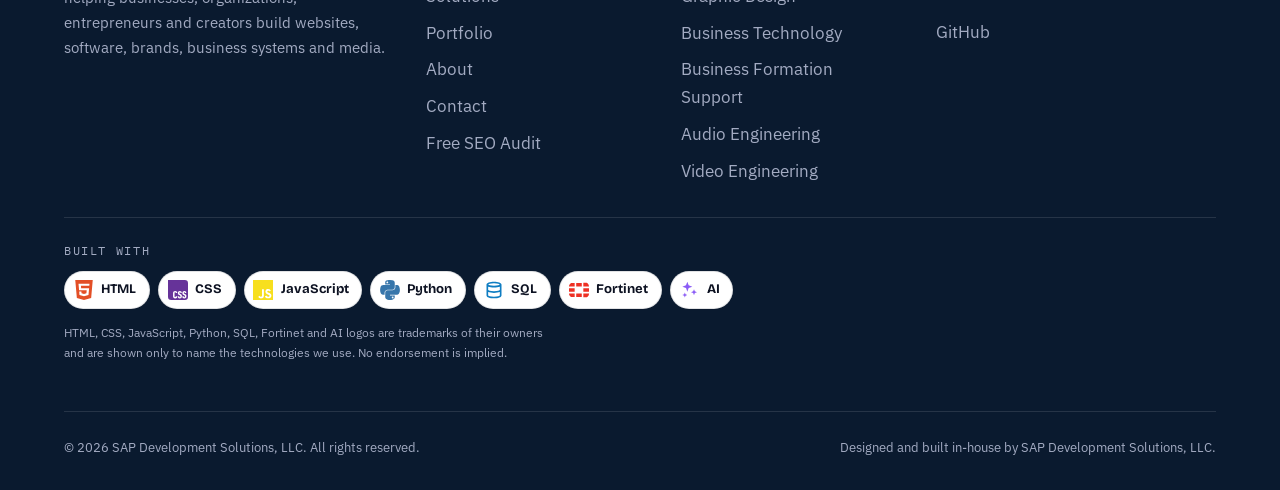
<file: free-seo-audit.html>
<!DOCTYPE html>
<html lang="en">
<head>
  <meta charset="utf-8">
  <meta name="viewport" content="width=device-width, initial-scale=1">
  <title>Free SEO Audit | SAP Development Solutions</title>
  <meta name="description" content="Request a free website SEO audit from SAP Development Solutions, LLC: an overall grade, scores in five areas and a step-by-step plan to improve.">
  <!-- ADDRESS: set for https://junearness.github.io/sap-development-solutions/ . If the site
       lives elsewhere (custom domain or another repo name), replace that address on this page
       (canonical, og:url, og:image, twitter:image and the ld+json block). -->
  <link rel="canonical" href="https://junearness.github.io/sap-development-solutions/free-seo-audit.html">
  <meta property="og:type" content="website">
  <meta property="og:site_name" content="SAP Development Solutions, LLC">
  <meta property="og:title" content="Free SEO Audit | SAP Development Solutions">
  <meta property="og:description" content="Request a free website SEO audit from SAP Development Solutions, LLC: an overall grade, scores in five areas and a step-by-step plan to improve.">
  <meta property="og:url" content="https://junearness.github.io/sap-development-solutions/free-seo-audit.html">
  <meta property="og:image" content="https://junearness.github.io/sap-development-solutions/og-image.jpg">
  <meta property="og:image:width" content="1200">
  <meta property="og:image:height" content="630">
  <meta name="twitter:card" content="summary_large_image">
  <meta name="twitter:title" content="Free SEO Audit | SAP Development Solutions">
  <meta name="twitter:description" content="Request a free website SEO audit from SAP Development Solutions, LLC: an overall grade, scores in five areas and a step-by-step plan to improve.">
  <meta name="twitter:image" content="https://junearness.github.io/sap-development-solutions/og-image.jpg">
  <meta name="theme-color" content="#0b1020">
  <link rel="icon" type="image/png" href="./favicon.png">
  <link rel="apple-touch-icon" href="./apple-touch-icon.png">
  <link rel="preconnect" href="https://fonts.googleapis.com">
  <link rel="preconnect" href="https://fonts.gstatic.com" crossorigin>
  <link href="https://fonts.googleapis.com/css2?family=Bricolage+Grotesque:opsz,wght@12..96,500..800&amp;family=IBM+Plex+Mono:wght@400;500&amp;family=IBM+Plex+Sans:wght@400;500;600;700&amp;display=swap" rel="stylesheet">
  <link rel="stylesheet" href="./style.css?v=20261115">
  <link rel="stylesheet" href="./responsive.css?v=20261115">
  <script>document.documentElement.classList.add("js");</script>
</head>
<body class="header-dark">
  <a class="skip-link" href="#main">Skip to main content</a>
  <header class="site-header">
    <div class="container header-inner">
      <a class="brand" href="./index.html" aria-label="SAP Development Solutions, LLC home"><img src="./logo-mark.png" alt="" width="38" height="38"><span class="brand-text"><b>SAP</b><span>Development Solutions</span></span></a>
      <nav aria-label="Primary"><ul class="nav-links">
          <li><a href="./index.html">Home</a></li>
          <li><a href="./services.html">Services</a></li>
          <li><a href="./solutions.html">Solutions</a></li>
          <li><a href="./portfolio.html">Portfolio</a></li>
          <li><a href="./about.html">About</a></li>
          <li><a href="./contact.html">Contact</a></li>
      </ul></nav>
      <a class="btn btn-primary header-cta" href="./contact.html">Start a Project<svg class="icon icon-arrow" viewBox="0 0 24 24" aria-hidden="true" focusable="false"><path d="M5 12h14M13 6l6 6-6 6"/></svg></a>
      <button type="button" class="menu-toggle" aria-expanded="false" aria-controls="mobile-menu" aria-label="Open menu"><span class="bars" aria-hidden="true"><span></span><span></span></span></button>
    </div>
  </header>
  <div class="mobile-menu" id="mobile-menu" aria-hidden="true">
    <nav aria-label="Mobile"><ul>
        <li><a class="m-link" href="./index.html">Home<span>01</span></a></li>
        <li><a class="m-link" href="./services.html">Services<span>02</span></a></li>
        <li><a class="m-link" href="./solutions.html">Solutions<span>03</span></a></li>
        <li><a class="m-link" href="./portfolio.html">Portfolio<span>04</span></a></li>
        <li><a class="m-link" href="./about.html">About<span>05</span></a></li>
        <li><a class="m-link" href="./contact.html">Contact<span>06</span></a></li>
    </ul></nav>
    <div class="m-foot">
      <a class="btn btn-primary" href="./contact.html">Start a Project<svg class="icon icon-arrow" viewBox="0 0 24 24" aria-hidden="true" focusable="false"><path d="M5 12h14M13 6l6 6-6 6"/></svg></a>
      <span class="plain contact-lines" data-email><a href="mailto:sapdevelopmentsolutions@gmail.com">sapdevelopmentsolutions@gmail.com</a></span>
      <span class="plain contact-lines" data-phone><a href="tel:6167292203">616-729-2203</a></span>
    </div>
  </div>

  <main id="main">
    <section class="page-hero on-dark" aria-labelledby="page-title">
      <div class="grid-bg" aria-hidden="true"></div>
      <div class="container">
        <nav class="crumbs" aria-label="Breadcrumb"><a href="./index.html">Home</a><span aria-hidden="true">/</span><span aria-current="page">Free SEO Audit</span></nav>
        <p class="label">Free SEO audit</p>
        <h1 class="h1" id="page-title">How does your website score?</h1>
        <p class="lead">Leave your details and we’ll grade your site’s SEO, then reach out with your report card and a clear plan to improve it. No cost and no obligation.</p>
      </div>
    </section>

    <section class="section" aria-labelledby="audit-title">
      <div class="container contact-grid">
        <div class="form-card reveal">
          <h2 class="h2" id="audit-title" style="font-size:clamp(1.6rem,2vw+1rem,2.3rem)">Request your audit</h2>
          <p class="muted">All fields except business name are required.</p>
          <!-- FORM ENDPOINT: uses company.formEndpoint in data.js, same as the contact form.
               Until it is set, nothing is sent: the form says so and offers the visitor's email app. -->
          <form class="form" id="audit-form" novalidate>
            <div class="form-row">
              <div class="field"><label for="a-name">Name</label><input id="a-name" name="name" required autocomplete="name"><span class="err">Please enter your name.</span></div>
              <div class="field"><label for="a-phone">Phone</label><input id="a-phone" name="phone" type="tel" required autocomplete="tel" placeholder="616-555-0123"><span class="err">Please enter a 10-digit phone number.</span></div>
            </div>
            <div class="form-row">
              <div class="field"><label for="a-email">Email</label><input id="a-email" name="email" type="email" required autocomplete="email"><span class="err">Please enter a valid email address.</span></div>
              <div class="field"><label for="a-biz">Business name <span class="opt">(optional)</span></label><input id="a-biz" name="business" autocomplete="organization"></div>
            </div>
            <div class="field"><label for="a-site">Website address</label><input id="a-site" name="website" type="url" required autocomplete="url" inputmode="url" placeholder="yourbusiness.com"><span class="err">Please enter your website address, like yourbusiness.com.</span></div>
            <div class="field consent"><label for="a-consent"><input id="a-consent" name="consent" type="checkbox" value="yes" required><span>I consent to SAP Development Solutions contacting me by email and/or phone about my SEO audit request.</span></label><span class="err">Please check the box so we can contact you with your results.</span></div>
            <div class="hp" aria-hidden="true"><label for="a-hp">Leave this empty</label><input id="a-hp" name="_gotcha" tabindex="-1" autocomplete="off"></div>
            <div><button type="submit" class="btn btn-primary">Request My Free Audit<svg class="icon icon-arrow" viewBox="0 0 24 24" aria-hidden="true" focusable="false"><path d="M5 12h14M13 6l6 6-6 6"/></svg></button></div>
            <div class="form-status" role="status" aria-live="polite"></div>
          </form>
        </div>
        <aside class="side reveal" aria-label="About the audit">
          <div class="side-card on-dark">
            <h2>What you’ll get</h2>
            <ol class="next-steps"><li><span><b>Your overall grade</b><br>An A to F grade with a score out of 100.</span></li><li><span><b>Scores in five areas</b><br>On-page SEO, technical SEO, content, UX and mobile, and local SEO.</span></li><li><span><b>A step-by-step plan</b><br>What to fix first, sorted into quick wins, high-impact fixes and bigger projects.</span></li></ol>
          </div>
          <div class="side-card on-dark">
            <h2>Rather talk now?</h2>
            <div class="contact-lines"><span data-email></span><span data-phone></span></div>
          </div>
        </aside>
      </div>
    </section>
  </main>

  <footer class="site-footer">
    <div class="container">
      <div class="footer-grid">
        <div class="footer-brand">
          <a class="brand" href="./index.html" aria-label="SAP Development Solutions, LLC home"><img src="./logo-mark.png" alt="" width="38" height="38"><span class="brand-text"><b>SAP</b><span>Development Solutions</span></span></a>
          <p>SAP Development Solutions, LLC is a technology and creative-solutions company helping businesses, organizations, entrepreneurs and creators build websites, software, brands, business systems and media.</p>
        </div>
        <div><h2>Company</h2><ul><li><a href="./index.html">Home</a></li><li><a href="./services.html">Services</a></li><li><a href="./solutions.html">Solutions</a></li><li><a href="./portfolio.html">Portfolio</a></li><li><a href="./about.html">About</a></li><li><a href="./contact.html">Contact</a></li><li><a href="./free-seo-audit.html">Free SEO Audit</a></li></ul></div>
        <div><h2>Services</h2><ul><li><a href="./services.html#software">Software Development</a></li><li><a href="./services.html#web">Web Development</a></li><li><a href="./services.html#design">Graphic Design</a></li><li><a href="./services.html#business-tech">Business Technology</a></li><li><a href="./services.html#formation">Business Formation Support</a></li><li><a href="./services.html#audio">Audio Engineering</a></li><li><a href="./services.html#video">Video Engineering</a></li></ul></div>
        <div>
          <h2>Contact</h2>
          <!-- These fill in from data.js (company.email / company.phone / company.socials) -->
          <ul class="footer-contact"><li data-email><a href="mailto:sapdevelopmentsolutions@gmail.com">sapdevelopmentsolutions@gmail.com</a></li><li data-phone><a href="tel:6167292203">616-729-2203</a></li></ul>
          <ul data-socials style="margin-top:.9rem"></ul>
        </div>
      </div>
      <div class="foot-tech"><p class="foot-tech-label">Built with</p><div data-tech-strip></div><p class="fine tm-note">HTML, CSS, JavaScript, Python, SQL, Fortinet and AI logos are trademarks of their owners and are shown only to name the technologies we use. No endorsement is implied.</p></div>
      <div class="footer-bottom">
        <p>&copy; <span data-year>2026</span> SAP Development Solutions, LLC. All rights reserved.</p>
        <p>Designed and built in-house by SAP Development Solutions, LLC.</p>
      </div>
    </div>
  </footer>
  <script src="./data.js?v=20261115"></script>
  <script src="./tech.js?v=20261115"></script>
  <script src="./app.js?v=20261115"></script>
</body>
</html>
</file>
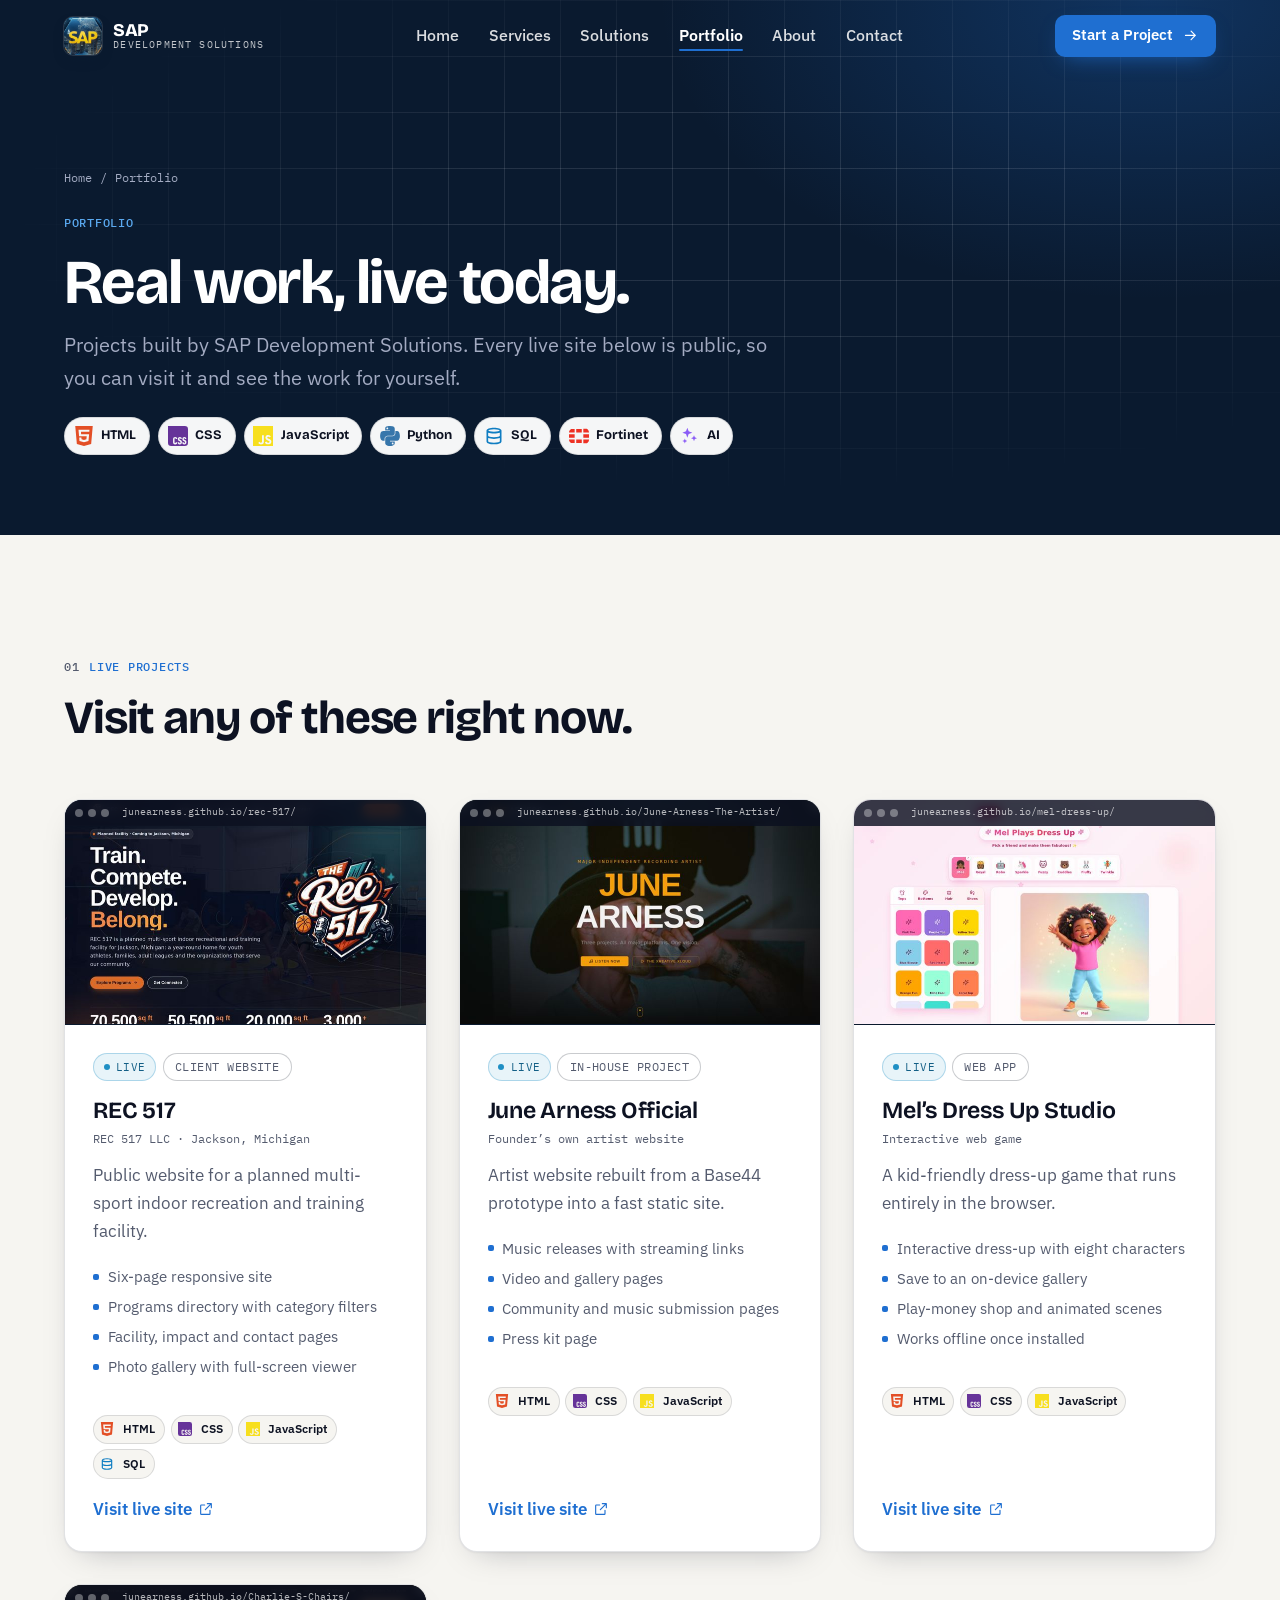
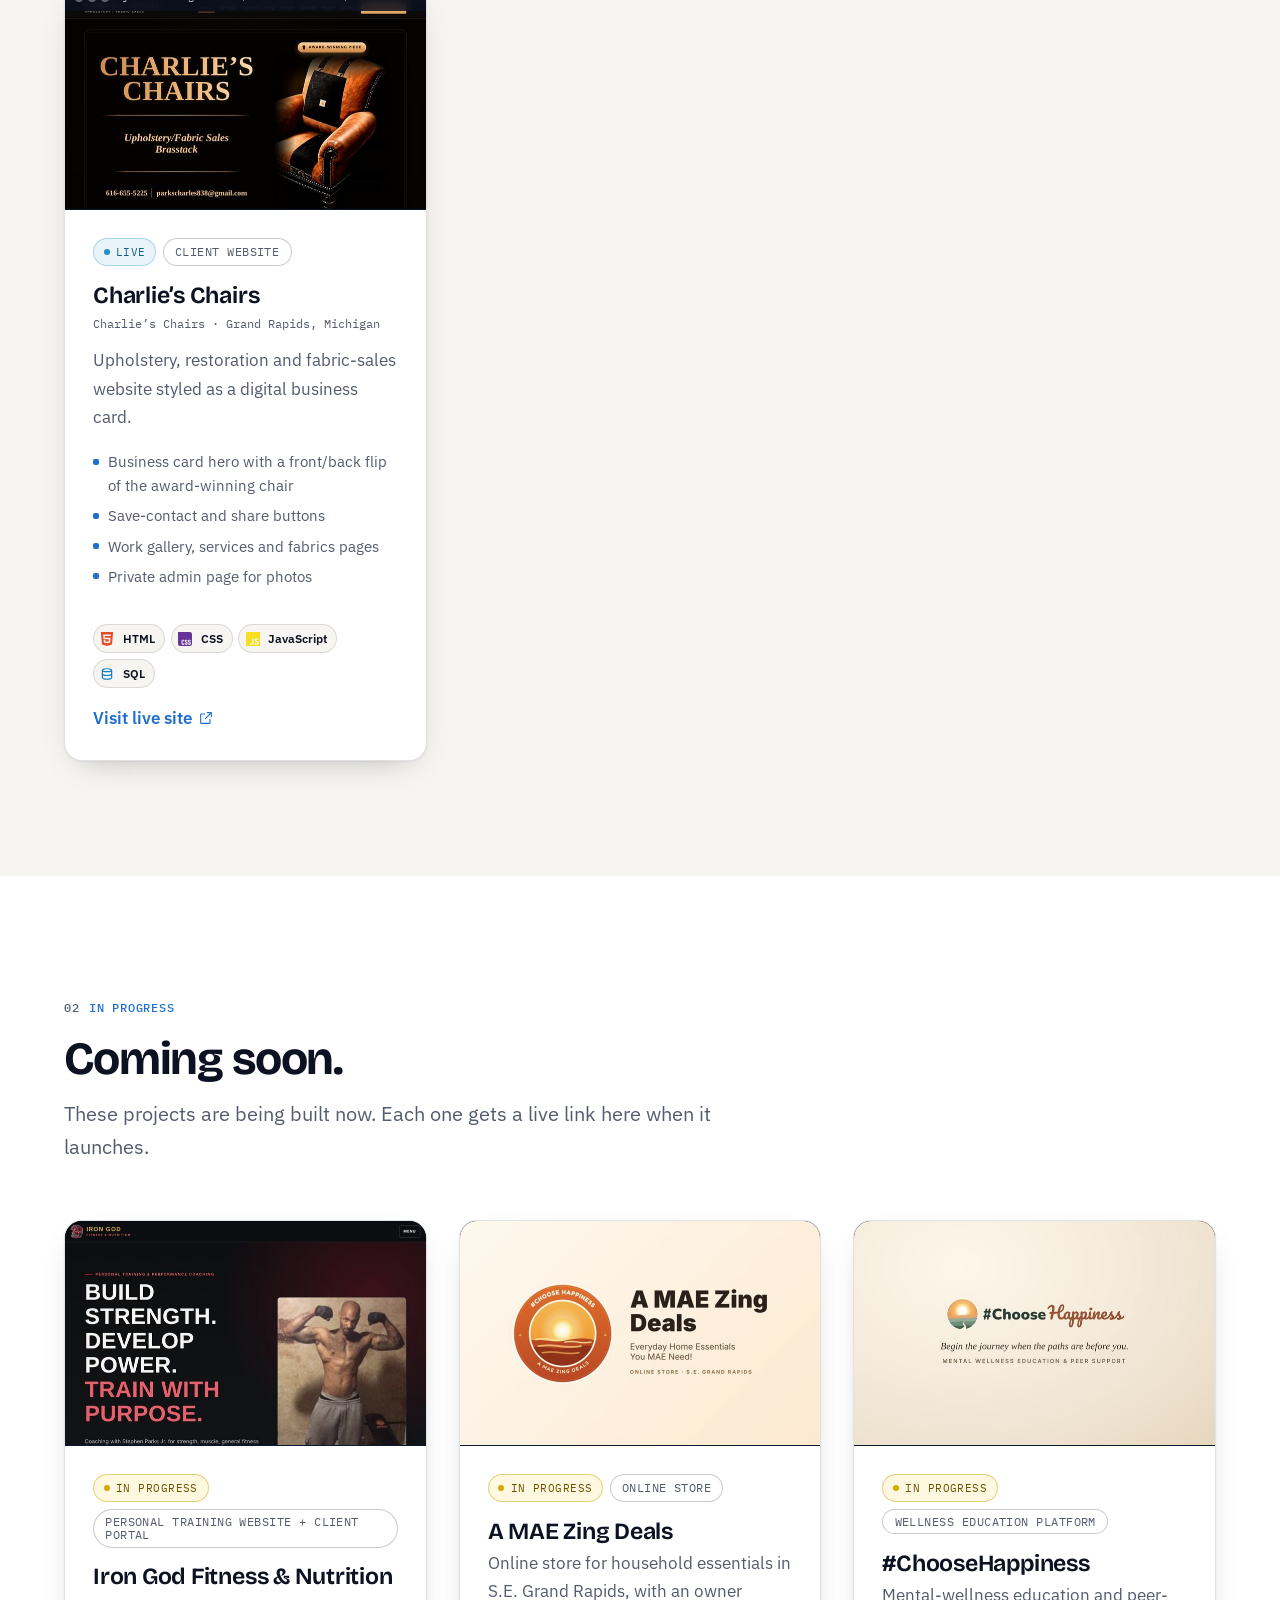
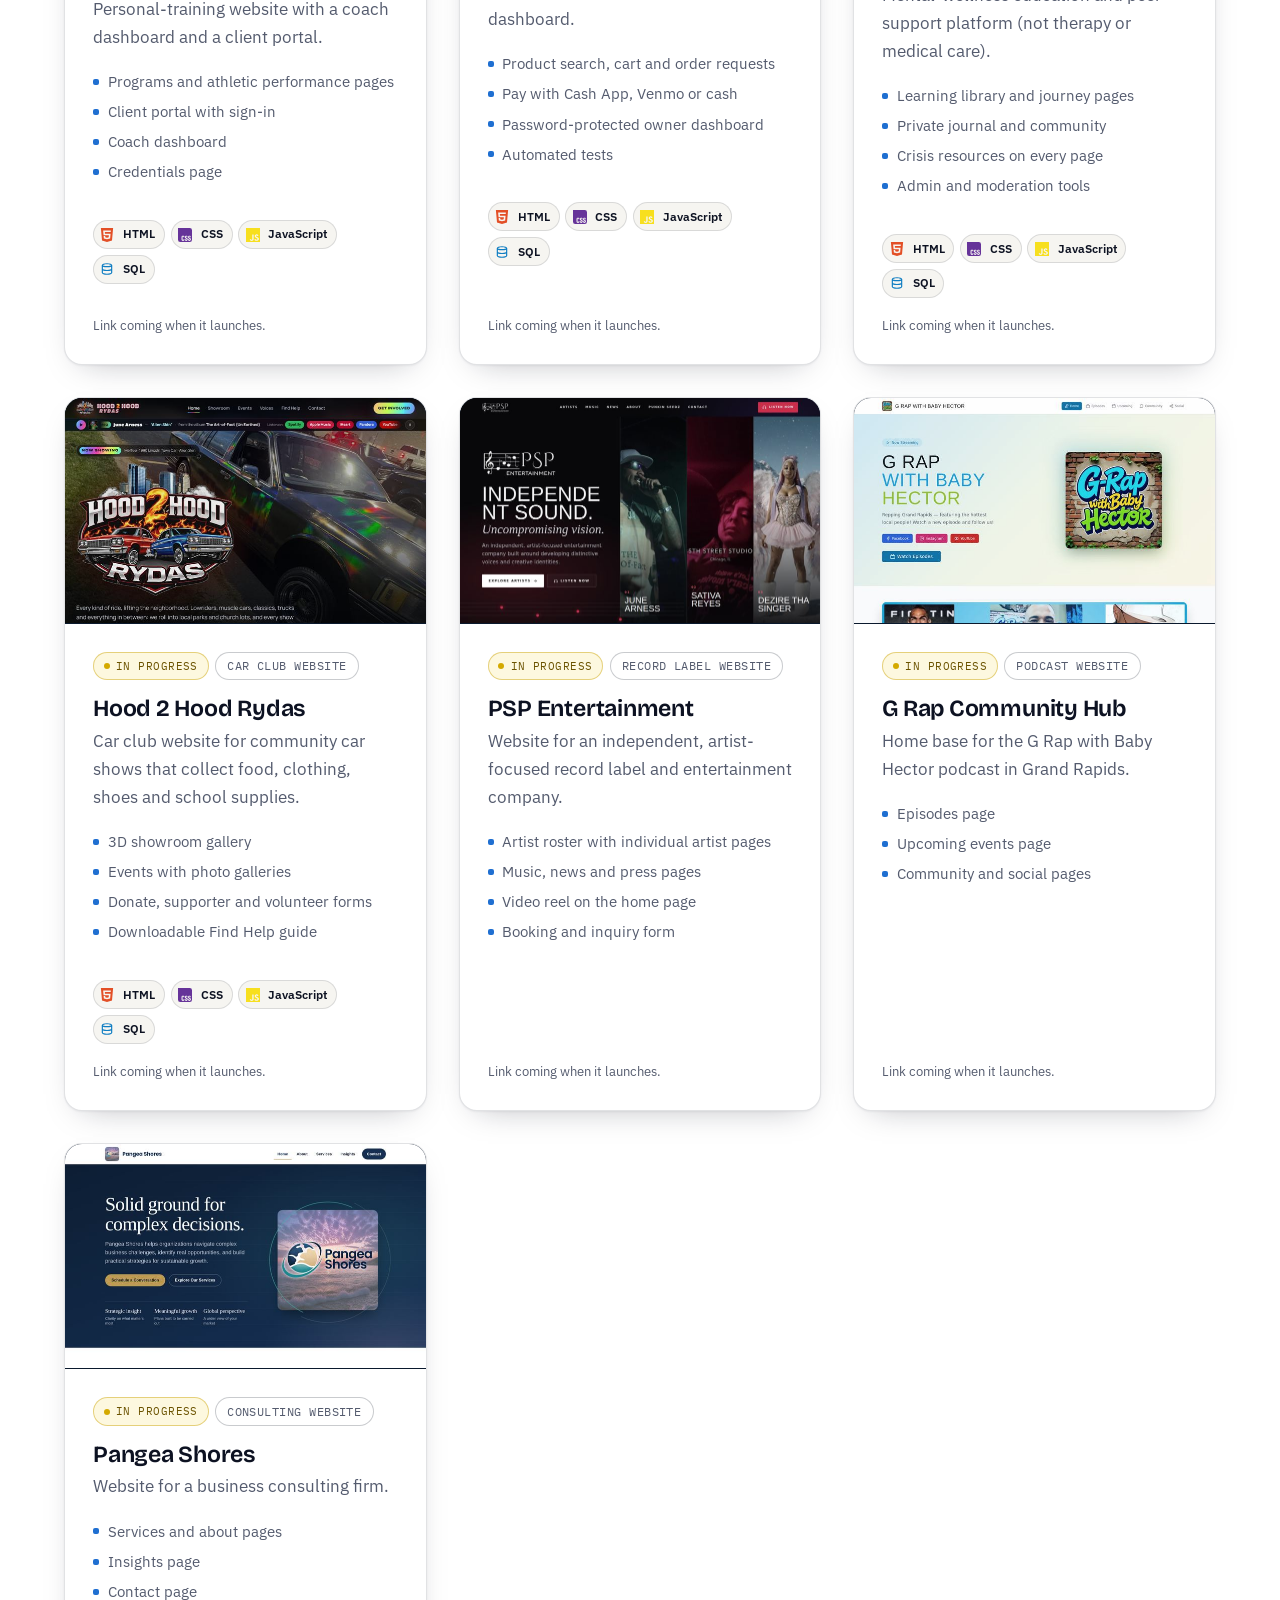
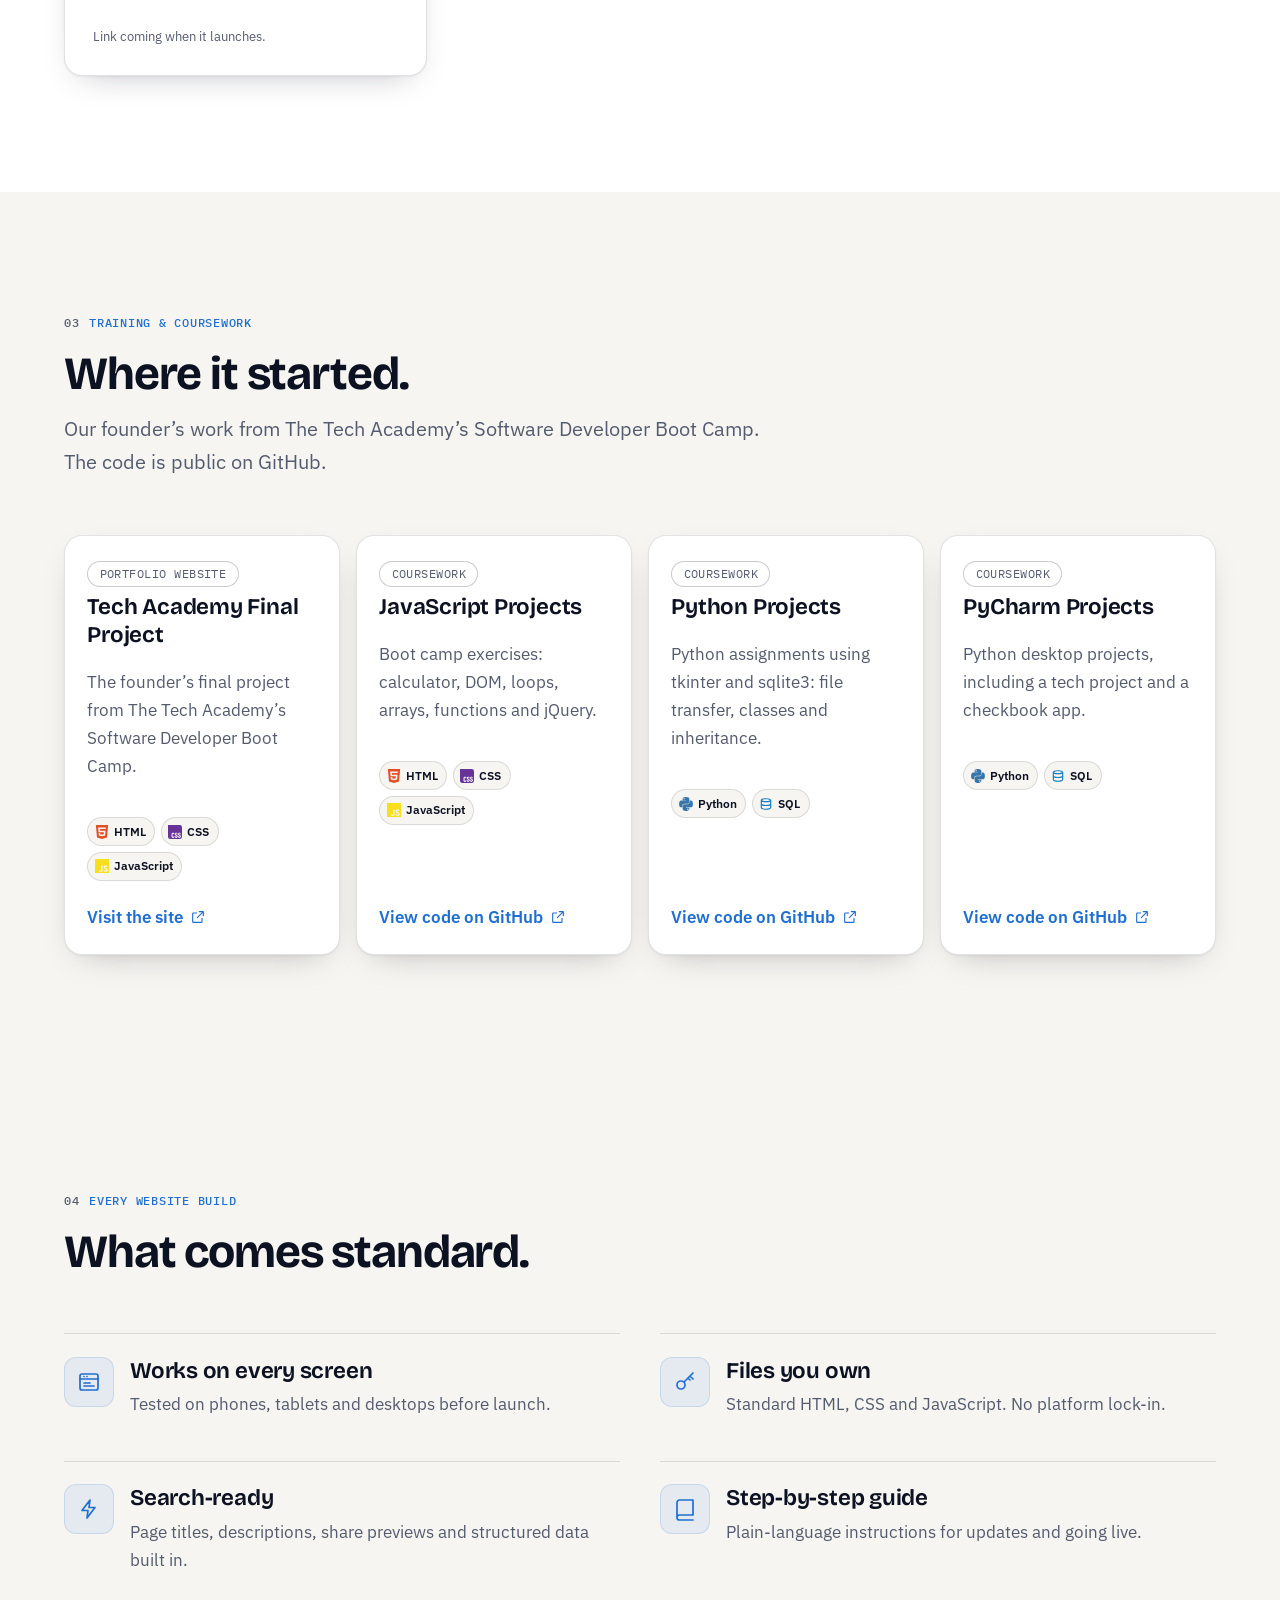
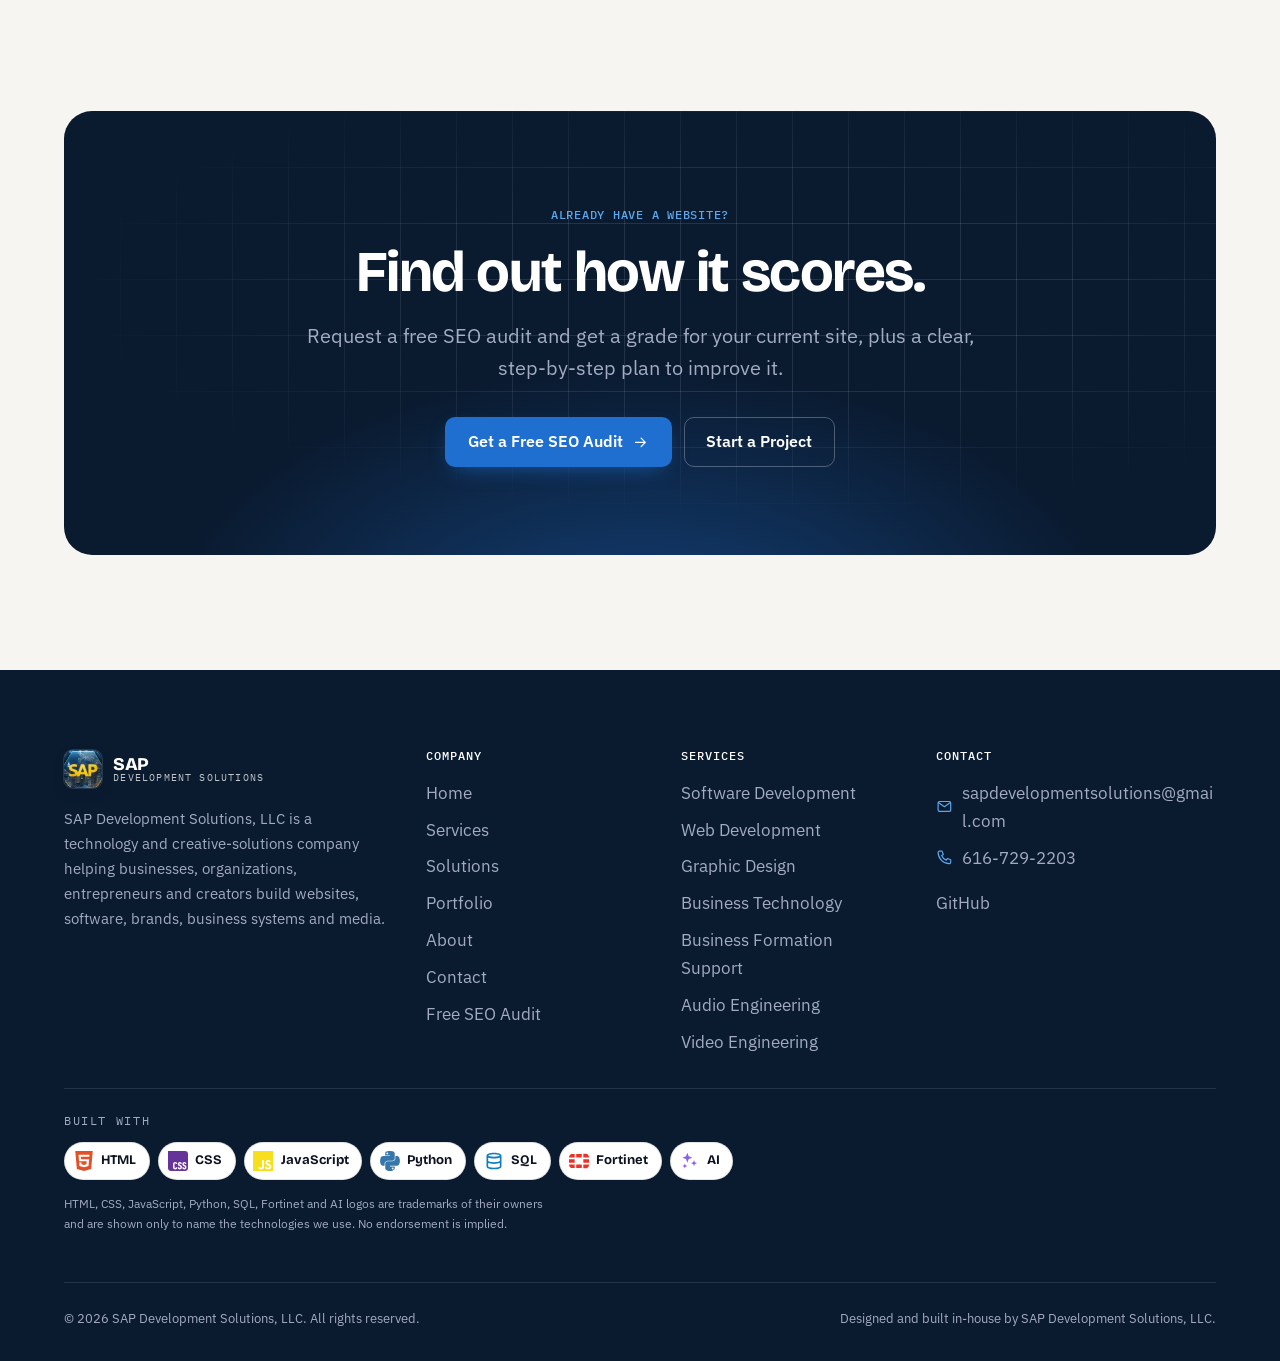
<file: portfolio.html>
<!DOCTYPE html>
<html lang="en">
<head>
  <meta charset="utf-8">
  <meta name="viewport" content="width=device-width, initial-scale=1">
  <title>Portfolio | SAP Development Solutions</title>
  <meta name="description" content="Websites and web apps built by SAP Development Solutions, LLC. Visit the live projects and see what’s in progress.">
  <!-- ADDRESS: set for https://junearness.github.io/sap-development-solutions/ . If the site
       lives elsewhere (custom domain or another repo name), replace that address on this page
       (canonical, og:url, og:image, twitter:image and the ld+json block). -->
  <link rel="canonical" href="https://junearness.github.io/sap-development-solutions/portfolio.html">
  <meta property="og:type" content="website">
  <meta property="og:site_name" content="SAP Development Solutions, LLC">
  <meta property="og:title" content="Portfolio | SAP Development Solutions">
  <meta property="og:description" content="Websites and web apps built by SAP Development Solutions, LLC. Visit the live projects and see what’s in progress.">
  <meta property="og:url" content="https://junearness.github.io/sap-development-solutions/portfolio.html">
  <meta property="og:image" content="https://junearness.github.io/sap-development-solutions/og-image.jpg">
  <meta property="og:image:width" content="1200">
  <meta property="og:image:height" content="630">
  <meta name="twitter:card" content="summary_large_image">
  <meta name="twitter:title" content="Portfolio | SAP Development Solutions">
  <meta name="twitter:description" content="Websites and web apps built by SAP Development Solutions, LLC. Visit the live projects and see what’s in progress.">
  <meta name="twitter:image" content="https://junearness.github.io/sap-development-solutions/og-image.jpg">
  <meta name="theme-color" content="#0b1020">
  <link rel="icon" type="image/png" href="./favicon.png">
  <link rel="apple-touch-icon" href="./apple-touch-icon.png">
  <link rel="preconnect" href="https://fonts.googleapis.com">
  <link rel="preconnect" href="https://fonts.gstatic.com" crossorigin>
  <link href="https://fonts.googleapis.com/css2?family=Bricolage+Grotesque:opsz,wght@12..96,500..800&amp;family=IBM+Plex+Mono:wght@400;500&amp;family=IBM+Plex+Sans:wght@400;500;600;700&amp;display=swap" rel="stylesheet">
  <link rel="stylesheet" href="./style.css?v=20261115">
  <link rel="stylesheet" href="./responsive.css?v=20261115">
  <script>document.documentElement.classList.add("js");</script>
</head>
<body class="header-dark">
  <a class="skip-link" href="#main">Skip to main content</a>
  <header class="site-header">
    <div class="container header-inner">
      <a class="brand" href="./index.html" aria-label="SAP Development Solutions, LLC home"><img src="./logo-mark.png" alt="" width="38" height="38"><span class="brand-text"><b>SAP</b><span>Development Solutions</span></span></a>
      <nav aria-label="Primary"><ul class="nav-links">
          <li><a href="./index.html">Home</a></li>
          <li><a href="./services.html">Services</a></li>
          <li><a href="./solutions.html">Solutions</a></li>
          <li><a href="./portfolio.html" aria-current="page">Portfolio</a></li>
          <li><a href="./about.html">About</a></li>
          <li><a href="./contact.html">Contact</a></li>
      </ul></nav>
      <a class="btn btn-primary header-cta" href="./contact.html">Start a Project<svg class="icon icon-arrow" viewBox="0 0 24 24" aria-hidden="true" focusable="false"><path d="M5 12h14M13 6l6 6-6 6"/></svg></a>
      <button type="button" class="menu-toggle" aria-expanded="false" aria-controls="mobile-menu" aria-label="Open menu"><span class="bars" aria-hidden="true"><span></span><span></span></span></button>
    </div>
  </header>
  <div class="mobile-menu" id="mobile-menu" aria-hidden="true">
    <nav aria-label="Mobile"><ul>
        <li><a class="m-link" href="./index.html">Home<span>01</span></a></li>
        <li><a class="m-link" href="./services.html">Services<span>02</span></a></li>
        <li><a class="m-link" href="./solutions.html">Solutions<span>03</span></a></li>
        <li><a class="m-link" href="./portfolio.html" aria-current="page">Portfolio<span>04</span></a></li>
        <li><a class="m-link" href="./about.html">About<span>05</span></a></li>
        <li><a class="m-link" href="./contact.html">Contact<span>06</span></a></li>
    </ul></nav>
    <div class="m-foot">
      <a class="btn btn-primary" href="./contact.html">Start a Project<svg class="icon icon-arrow" viewBox="0 0 24 24" aria-hidden="true" focusable="false"><path d="M5 12h14M13 6l6 6-6 6"/></svg></a>
      <span class="plain contact-lines" data-email><a href="mailto:sapdevelopmentsolutions@gmail.com">sapdevelopmentsolutions@gmail.com</a></span>
      <span class="plain contact-lines" data-phone><a href="tel:6167292203">616-729-2203</a></span>
    </div>
  </div>

  <main id="main">
    <section class="page-hero on-dark" aria-labelledby="page-title">
      <div class="grid-bg" aria-hidden="true"></div>
      <div class="container">
        <nav class="crumbs" aria-label="Breadcrumb"><a href="./index.html">Home</a><span aria-hidden="true">/</span><span aria-current="page">Portfolio</span></nav>
        <p class="label">Portfolio</p>
        <h1 class="h1" id="page-title">Real work, live today.</h1>
        <p class="lead">Projects built by SAP Development Solutions. Every live site below is public, so you can visit it and see the work for yourself.</p>
        <div class="hero-tech" data-tech-strip></div>
      </div>
    </section>

    <section class="section" aria-labelledby="live-title" data-hide-if-empty>
      <div class="container">
        <div class="section-head reveal"><div><p class="label"><span class="idx">01</span>Live projects</p><h2 class="h2" id="live-title">Visit any of these right now.</h2></div></div>
        <div class="work-grid stagger" data-work><noscript><ul><li><a href="https://junearness.github.io/rec-517/">REC 517</a>: Public website for a planned multi-sport indoor recreation and training facility.</li><li><a href="https://junearness.github.io/June-Arness-The-Artist/">June Arness Official</a>: Artist website rebuilt from a Base44 prototype into a fast static site.</li><li><a href="https://junearness.github.io/mel-dress-up/">Mel’s Dress Up Studio</a>: A kid-friendly dress-up game that runs entirely in the browser.</li></ul></noscript></div>
      </div>
    </section>

    <section class="section white" aria-labelledby="soon-title" data-hide-if-empty>
      <div class="container">
        <div class="section-head reveal"><div><p class="label"><span class="idx">02</span>In progress</p><h2 class="h2" id="soon-title">Coming soon.</h2><p class="lead">These projects are being built now. Each one gets a live link here when it launches.</p></div></div>
        <div class="work-grid stagger" data-upcoming></div>
      </div>
    </section>

    <section class="section" aria-labelledby="train-title" data-hide-if-empty>
      <div class="container">
        <div class="section-head reveal"><div><p class="label"><span class="idx">03</span>Training &amp; coursework</p><h2 class="h2" id="train-title">Where it started.</h2><p class="lead">Our founder’s work from The Tech Academy’s Software Developer Boot Camp. The code is public on GitHub.</p></div></div>
        <div class="train-grid stagger" data-training></div>
      </div>
    </section>

    <section class="section" aria-labelledby="inc-title">
      <div class="container">
        <div class="section-head reveal"><div><p class="label"><span class="idx">04</span>Every website build</p><h2 class="h2" id="inc-title">What comes standard.</h2></div></div>
        <div class="why stagger"><div class="why-item"><span class="ico"><svg class="icon" viewBox="0 0 24 24" aria-hidden="true" focusable="false"><rect x="3" y="4" width="18" height="16" rx="2"/><path d="M3 9h18M7 6.5h.01M10 6.5h.01M7 13h6M7 16h10"/></svg></span><div><h3>Works on every screen</h3><p>Tested on phones, tablets and desktops before launch.</p></div></div><div class="why-item"><span class="ico"><svg class="icon" viewBox="0 0 24 24" aria-hidden="true" focusable="false"><circle cx="8" cy="15" r="4"/><path d="M11 12l9-9M17 6l3 3M15 8l2 2"/></svg></span><div><h3>Files you own</h3><p>Standard HTML, CSS and JavaScript. No platform lock-in.</p></div></div><div class="why-item"><span class="ico"><svg class="icon" viewBox="0 0 24 24" aria-hidden="true" focusable="false"><path d="M13 3L5 13.5h6L10 21l8-10.5h-6z"/></svg></span><div><h3>Search-ready</h3><p>Page titles, descriptions, share previews and structured data built in.</p></div></div><div class="why-item"><span class="ico"><svg class="icon" viewBox="0 0 24 24" aria-hidden="true" focusable="false"><path d="M4 5.5A2.5 2.5 0 0 1 6.5 3H20v15H6.5A2.5 2.5 0 0 0 4 20.5zM4 20.5A2.5 2.5 0 0 0 6.5 23H20"/></svg></span><div><h3>Step-by-step guide</h3><p>Plain-language instructions for updates and going live.</p></div></div></div>
      </div>
    </section>

    <section class="section" aria-labelledby="cta-title" style="padding-top:0">
      <div class="container">
        <div class="cta-band on-dark reveal">
          <div class="grid-bg" aria-hidden="true"></div>
          <p class="label" style="justify-content:center">Already have a website?</p>
          <h2 id="cta-title">Find out how it scores.</h2>
          <p class="lead">Request a free SEO audit and get a grade for your current site, plus a clear, step-by-step plan to improve it.</p>
          <div class="btn-row"><a class="btn btn-primary" href="./free-seo-audit.html">Get a Free SEO Audit<svg class="icon icon-arrow" viewBox="0 0 24 24" aria-hidden="true" focusable="false"><path d="M5 12h14M13 6l6 6-6 6"/></svg></a><a class="btn btn-secondary" href="./contact.html">Start a Project</a></div>
        </div>
      </div>
    </section>
  </main>

  <footer class="site-footer">
    <div class="container">
      <div class="footer-grid">
        <div class="footer-brand">
          <a class="brand" href="./index.html" aria-label="SAP Development Solutions, LLC home"><img src="./logo-mark.png" alt="" width="38" height="38"><span class="brand-text"><b>SAP</b><span>Development Solutions</span></span></a>
          <p>SAP Development Solutions, LLC is a technology and creative-solutions company helping businesses, organizations, entrepreneurs and creators build websites, software, brands, business systems and media.</p>
        </div>
        <div><h2>Company</h2><ul><li><a href="./index.html">Home</a></li><li><a href="./services.html">Services</a></li><li><a href="./solutions.html">Solutions</a></li><li><a href="./portfolio.html">Portfolio</a></li><li><a href="./about.html">About</a></li><li><a href="./contact.html">Contact</a></li><li><a href="./free-seo-audit.html">Free SEO Audit</a></li></ul></div>
        <div><h2>Services</h2><ul><li><a href="./services.html#software">Software Development</a></li><li><a href="./services.html#web">Web Development</a></li><li><a href="./services.html#design">Graphic Design</a></li><li><a href="./services.html#business-tech">Business Technology</a></li><li><a href="./services.html#formation">Business Formation Support</a></li><li><a href="./services.html#audio">Audio Engineering</a></li><li><a href="./services.html#video">Video Engineering</a></li></ul></div>
        <div>
          <h2>Contact</h2>
          <!-- These fill in from data.js (company.email / company.phone / company.socials) -->
          <ul class="footer-contact"><li data-email><a href="mailto:sapdevelopmentsolutions@gmail.com">sapdevelopmentsolutions@gmail.com</a></li><li data-phone><a href="tel:6167292203">616-729-2203</a></li></ul>
          <ul data-socials style="margin-top:.9rem"></ul>
        </div>
      </div>
      <div class="foot-tech"><p class="foot-tech-label">Built with</p><div data-tech-strip></div><p class="fine tm-note">HTML, CSS, JavaScript, Python, SQL, Fortinet and AI logos are trademarks of their owners and are shown only to name the technologies we use. No endorsement is implied.</p></div>
      <div class="footer-bottom">
        <p>&copy; <span data-year>2026</span> SAP Development Solutions, LLC. All rights reserved.</p>
        <p>Designed and built in-house by SAP Development Solutions, LLC.</p>
      </div>
    </div>
  </footer>
  <script src="./data.js?v=20261115"></script>
  <script src="./tech.js?v=20261115"></script>
  <script src="./app.js?v=20261115"></script>
</body>
</html>
</file>
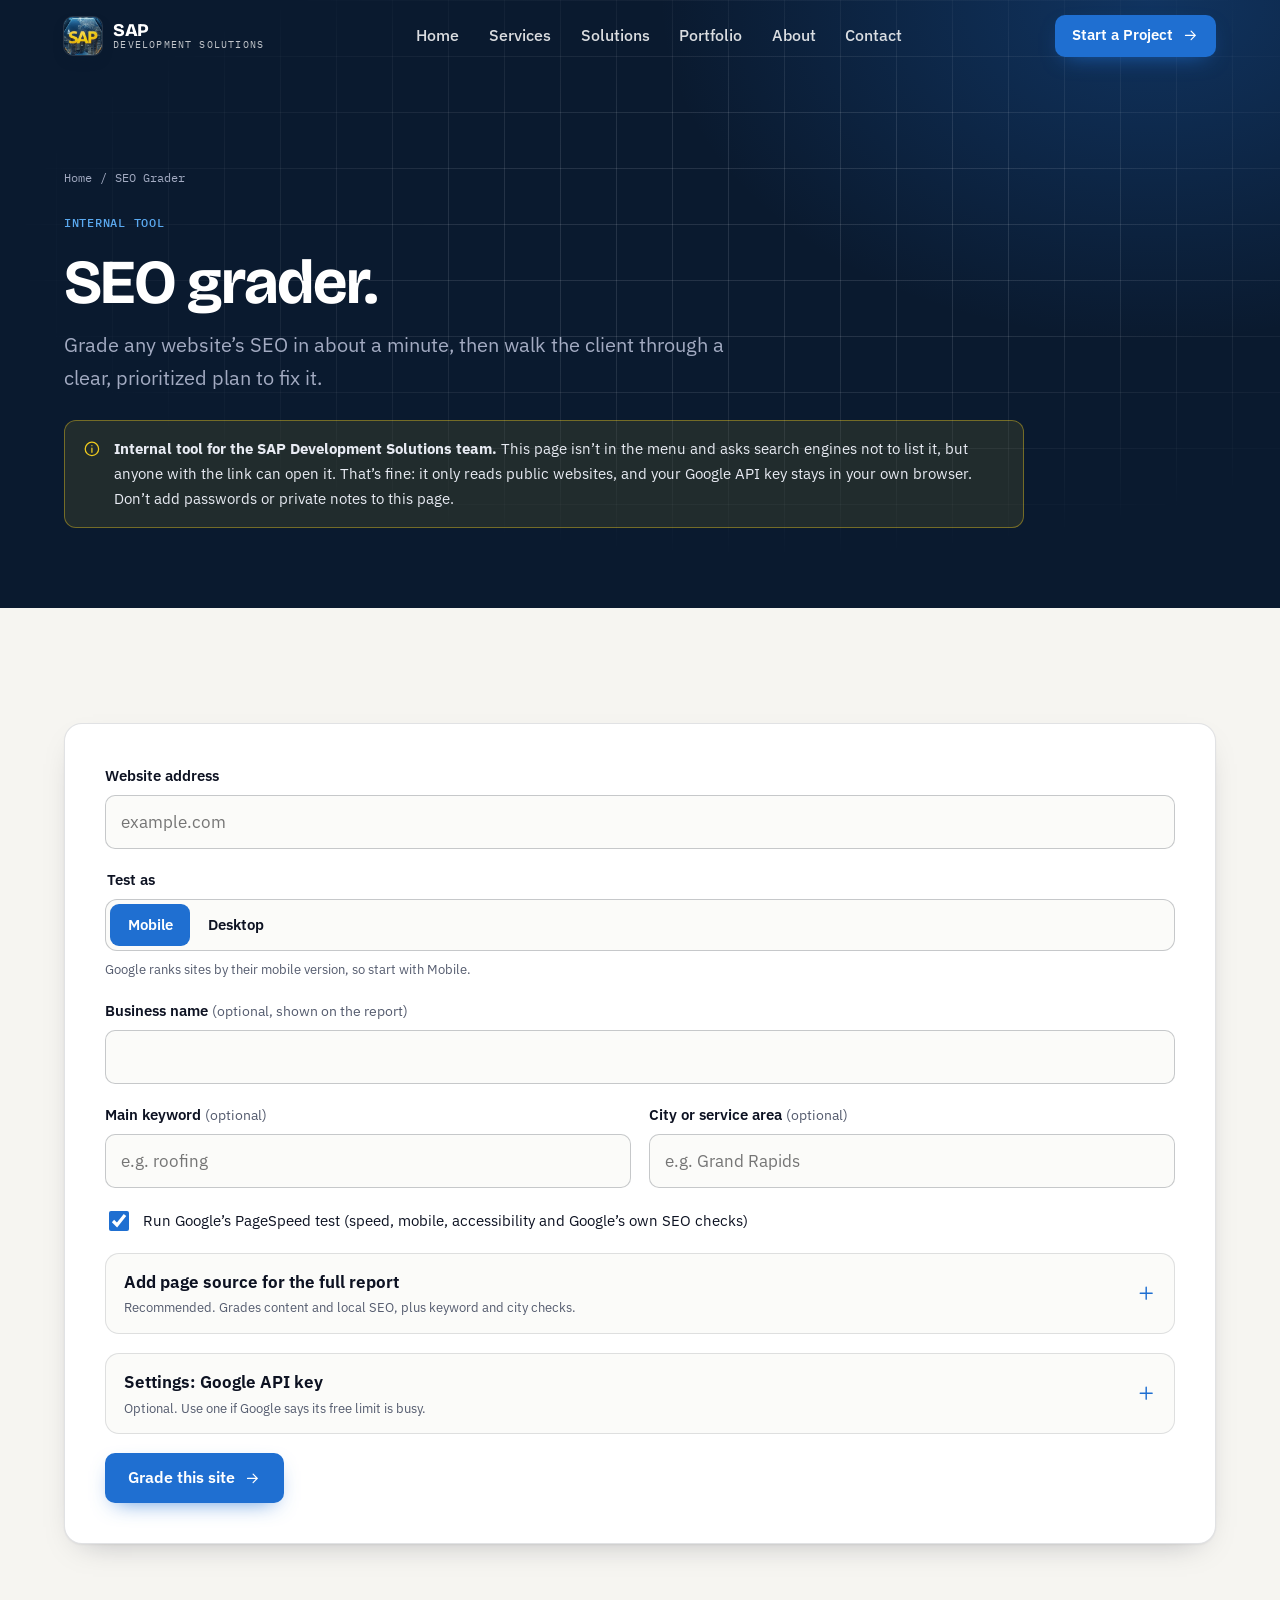
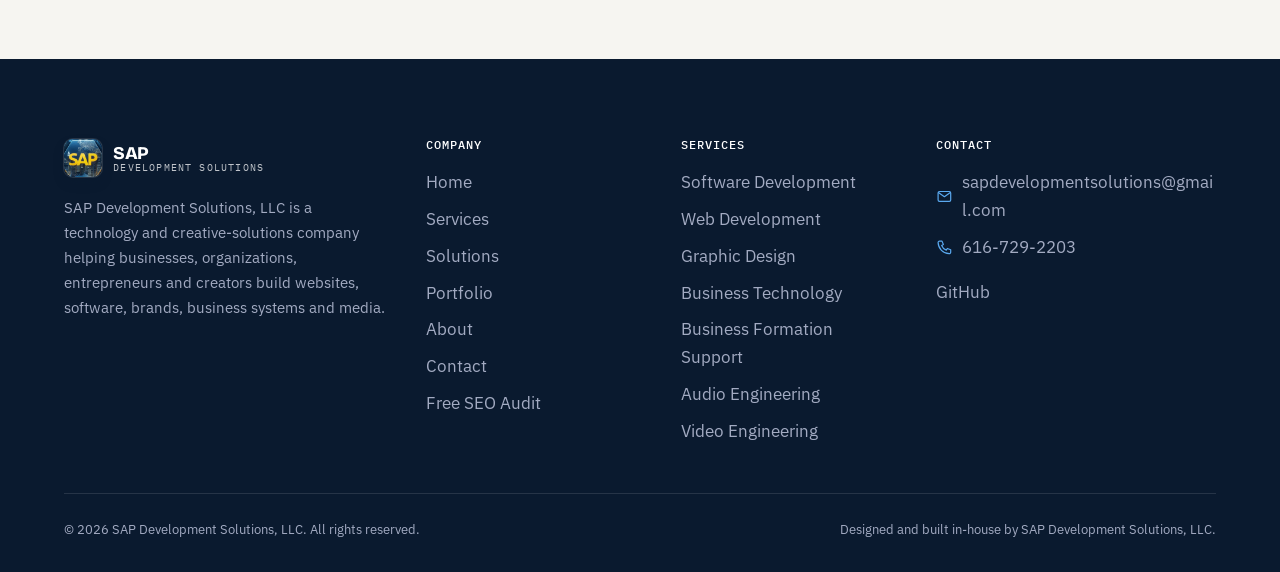
<file: seo-grader.html>
<!DOCTYPE html>
<html lang="en">
<head>
  <meta charset="utf-8">
  <meta name="viewport" content="width=device-width, initial-scale=1">
  <title>SEO Grader | SAP Development Solutions</title>
  <meta name="description" content="Internal SEO grading tool.">
  <meta name="robots" content="noindex, nofollow">
  <!-- ADDRESS: set for https://junearness.github.io/sap-development-solutions/ . If the site
       lives elsewhere (custom domain or another repo name), replace that address on this page
       (canonical, og:url, og:image, twitter:image and the ld+json block). -->
  <link rel="canonical" href="https://junearness.github.io/sap-development-solutions/seo-grader.html">
  <meta property="og:type" content="website">
  <meta property="og:site_name" content="SAP Development Solutions, LLC">
  <meta property="og:title" content="SEO Grader | SAP Development Solutions">
  <meta property="og:description" content="Internal SEO grading tool.">
  <meta property="og:url" content="https://junearness.github.io/sap-development-solutions/seo-grader.html">
  <meta property="og:image" content="https://junearness.github.io/sap-development-solutions/og-image.jpg">
  <meta property="og:image:width" content="1200">
  <meta property="og:image:height" content="630">
  <meta name="twitter:card" content="summary_large_image">
  <meta name="twitter:title" content="SEO Grader | SAP Development Solutions">
  <meta name="twitter:description" content="Internal SEO grading tool.">
  <meta name="twitter:image" content="https://junearness.github.io/sap-development-solutions/og-image.jpg">
  <meta name="theme-color" content="#0b1020">
  <link rel="icon" type="image/png" href="./favicon.png">
  <link rel="apple-touch-icon" href="./apple-touch-icon.png">
  <link rel="preconnect" href="https://fonts.googleapis.com">
  <link rel="preconnect" href="https://fonts.gstatic.com" crossorigin>
  <link href="https://fonts.googleapis.com/css2?family=Bricolage+Grotesque:opsz,wght@12..96,500..800&amp;family=IBM+Plex+Mono:wght@400;500&amp;family=IBM+Plex+Sans:wght@400;500;600;700&amp;display=swap" rel="stylesheet">
  <link rel="stylesheet" href="./style.css?v=20261115">
  <link rel="stylesheet" href="./responsive.css?v=20261115">
  <link rel="stylesheet" href="./seo-grader.css">
  <script>document.documentElement.classList.add("js");</script>
</head>
<body class="header-dark">
  <a class="skip-link" href="#main">Skip to main content</a>
  <header class="site-header">
    <div class="container header-inner">
      <a class="brand" href="./index.html" aria-label="SAP Development Solutions, LLC home"><img src="./logo-mark.png" alt="" width="38" height="38"><span class="brand-text"><b>SAP</b><span>Development Solutions</span></span></a>
      <nav aria-label="Primary"><ul class="nav-links">
          <li><a href="./index.html">Home</a></li>
          <li><a href="./services.html">Services</a></li>
          <li><a href="./solutions.html">Solutions</a></li>
          <li><a href="./portfolio.html">Portfolio</a></li>
          <li><a href="./about.html">About</a></li>
          <li><a href="./contact.html">Contact</a></li>
      </ul></nav>
      <a class="btn btn-primary header-cta" href="./contact.html">Start a Project<svg class="icon icon-arrow" viewBox="0 0 24 24" aria-hidden="true" focusable="false"><path d="M5 12h14M13 6l6 6-6 6"/></svg></a>
      <button type="button" class="menu-toggle" aria-expanded="false" aria-controls="mobile-menu" aria-label="Open menu"><span class="bars" aria-hidden="true"><span></span><span></span></span></button>
    </div>
  </header>
  <div class="mobile-menu" id="mobile-menu" aria-hidden="true">
    <nav aria-label="Mobile"><ul>
        <li><a class="m-link" href="./index.html">Home<span>01</span></a></li>
        <li><a class="m-link" href="./services.html">Services<span>02</span></a></li>
        <li><a class="m-link" href="./solutions.html">Solutions<span>03</span></a></li>
        <li><a class="m-link" href="./portfolio.html">Portfolio<span>04</span></a></li>
        <li><a class="m-link" href="./about.html">About<span>05</span></a></li>
        <li><a class="m-link" href="./contact.html">Contact<span>06</span></a></li>
    </ul></nav>
    <div class="m-foot">
      <a class="btn btn-primary" href="./contact.html">Start a Project<svg class="icon icon-arrow" viewBox="0 0 24 24" aria-hidden="true" focusable="false"><path d="M5 12h14M13 6l6 6-6 6"/></svg></a>
      <span class="plain contact-lines" data-email><a href="mailto:sapdevelopmentsolutions@gmail.com">sapdevelopmentsolutions@gmail.com</a></span>
      <span class="plain contact-lines" data-phone><a href="tel:6167292203">616-729-2203</a></span>
    </div>
  </div>

  <main id="main">
    <section class="page-hero on-dark" aria-labelledby="page-title">
      <div class="grid-bg" aria-hidden="true"></div>
      <div class="container">
        <nav class="crumbs" aria-label="Breadcrumb"><a href="./index.html">Home</a><span aria-hidden="true">/</span><span aria-current="page">SEO Grader</span></nav>
        <p class="label">Internal tool</p>
        <h1 class="h1" id="page-title">SEO grader.</h1>
        <p class="lead">Grade any website’s SEO in about a minute, then walk the client through a clear, prioritized plan to fix it.</p>
        <div class="internal-note"><svg class="icon" viewBox="0 0 24 24" aria-hidden="true" focusable="false"><circle cx="12" cy="12" r="9"/><path d="M12 11v5.5M12 7.6v.1"/></svg><p><b>Internal tool for the SAP Development Solutions team.</b> This page isn’t in the menu and asks search engines not to list it, but anyone with the link can open it. That’s fine: it only reads public websites, and your Google API key stays in your own browser. Don’t add passwords or private notes to this page.</p></div>
      </div>
    </section>

    <section class="section" aria-label="Grade a website">
      <div class="container grader">
        <div class="form-card grader-form-card">
          <form class="form" id="grader-form" novalidate>
            <div class="field"><label for="g-url">Website address</label><input id="g-url" name="url" inputmode="url" autocomplete="url" placeholder="example.com" spellcheck="false"><span class="err">Enter a website address, like example.com.</span></div>
            <fieldset class="field" style="border:0;padding:0;margin:0"><legend style="font-weight:600;font-size:.93rem;margin-bottom:.4rem">Test as</legend>
              <div class="seg"><label><input type="radio" name="strategy" value="mobile" checked><span>Mobile</span></label><label><input type="radio" name="strategy" value="desktop"><span>Desktop</span></label></div>
              <span class="fine">Google ranks sites by their mobile version, so start with Mobile.</span>
            </fieldset>
            <div class="field"><label for="g-biz">Business name <span class="opt">(optional, shown on the report)</span></label><input id="g-biz" name="business" autocomplete="off"></div>
            <div class="form-row">
              <div class="field"><label for="g-kw">Main keyword <span class="opt">(optional)</span></label><input id="g-kw" name="keyword" placeholder="e.g. roofing" autocomplete="off"></div>
              <div class="field"><label for="g-city">City or service area <span class="opt">(optional)</span></label><input id="g-city" name="city" placeholder="e.g. Grand Rapids" autocomplete="off"></div>
            </div>
            <label class="check-line" for="g-psi"><input type="checkbox" id="g-psi" checked><span>Run Google’s PageSpeed test (speed, mobile, accessibility and Google’s own SEO checks)</span></label>

            <details class="opt-panel">
              <summary><span>Add page source for the full report <small>Recommended. Grades content and local SEO, plus keyword and city checks.</small></span><svg class="icon" viewBox="0 0 24 24" aria-hidden="true" focusable="false"><path d="M12 5v14M5 12h14"/></svg></summary>
              <div class="opt-body">
                <ol>
                  <li>Open the client’s website in Chrome or Edge.</li>
                  <li>Press <b>Ctrl + U</b> (Mac: <b>Option + Cmd + U</b>) to open the page source.</li>
                  <li>Press <b>Ctrl + A</b>, then <b>Ctrl + C</b> to copy all of it (Mac: <b>Cmd + A</b>, <b>Cmd + C</b>).</li>
                  <li>Click in the box below and press <b>Ctrl + V</b> (Mac: <b>Cmd + V</b>).</li>
                </ol>
                <div class="field"><label for="g-src">Page source</label><textarea id="g-src" name="source" spellcheck="false" placeholder="&lt;!DOCTYPE html&gt; …"></textarea></div>
                <p class="fine">The code is only read, never run, and it isn’t sent anywhere.</p>
              </div>
            </details>

            <details class="opt-panel">
              <summary><span>Settings: Google API key <small>Optional. Use one if Google says its free limit is busy.</small></span><svg class="icon" viewBox="0 0 24 24" aria-hidden="true" focusable="false"><path d="M12 5v14M5 12h14"/></svg></summary>
              <div class="opt-body">
                <p class="fine" style="margin:0">Without a key, the test uses Google’s shared free limit, which is sometimes busy. A personal key is free. It’s saved only in this browser, never in the website files.</p>
                <ol>
                  <li>Go to <a href="https://console.cloud.google.com/apis/library/pagespeedonline.googleapis.com" target="_blank" rel="noopener noreferrer">Google Cloud: PageSpeed Insights API</a> and sign in.</li>
                  <li>Create a project if asked (any name), then click <b>Enable</b>.</li>
                  <li>Go to <b>APIs &amp; Services → Credentials → Create credentials → API key</b>.</li>
                  <li>Click the new key. Under <b>Application restrictions</b>, choose <b>Websites</b> and add your site address followed by <code>/*</code> (for example <code>https://junearness.github.io/*</code>). Under <b>API restrictions</b>, choose <b>PageSpeed Insights API</b> only. Click <b>Save</b>.</li>
                  <li>Copy the key, paste it below, and click <b>Save key</b>.</li>
                </ol>
                <div class="field"><label for="g-key">API key</label>
                  <div class="key-row"><input id="g-key" type="password" autocomplete="off" spellcheck="false"><button type="button" class="btn btn-secondary" id="g-key-save">Save key</button><button type="button" class="btn btn-secondary" id="g-key-clear">Clear</button></div>
                  <span class="fine" id="g-key-msg" role="status" aria-live="polite"></span></div>
              </div>
            </details>

            <div><button type="submit" class="btn btn-primary">Grade this site<svg class="icon icon-arrow" viewBox="0 0 24 24" aria-hidden="true" focusable="false"><path d="M5 12h14M13 6l6 6-6 6"/></svg></button></div>
          </form>
        </div>
        <div class="form-status" id="grader-status" role="status" aria-live="polite"></div>
        <div id="report" hidden></div>
      </div>
    </section>
  </main>

  <footer class="site-footer">
    <div class="container">
      <div class="footer-grid">
        <div class="footer-brand">
          <a class="brand" href="./index.html" aria-label="SAP Development Solutions, LLC home"><img src="./logo-mark.png" alt="" width="38" height="38"><span class="brand-text"><b>SAP</b><span>Development Solutions</span></span></a>
          <p>SAP Development Solutions, LLC is a technology and creative-solutions company helping businesses, organizations, entrepreneurs and creators build websites, software, brands, business systems and media.</p>
        </div>
        <div><h2>Company</h2><ul><li><a href="./index.html">Home</a></li><li><a href="./services.html">Services</a></li><li><a href="./solutions.html">Solutions</a></li><li><a href="./portfolio.html">Portfolio</a></li><li><a href="./about.html">About</a></li><li><a href="./contact.html">Contact</a></li><li><a href="./free-seo-audit.html">Free SEO Audit</a></li></ul></div>
        <div><h2>Services</h2><ul><li><a href="./services.html#software">Software Development</a></li><li><a href="./services.html#web">Web Development</a></li><li><a href="./services.html#design">Graphic Design</a></li><li><a href="./services.html#business-tech">Business Technology</a></li><li><a href="./services.html#formation">Business Formation Support</a></li><li><a href="./services.html#audio">Audio Engineering</a></li><li><a href="./services.html#video">Video Engineering</a></li></ul></div>
        <div>
          <h2>Contact</h2>
          <!-- These fill in from data.js (company.email / company.phone / company.socials) -->
          <ul class="footer-contact"><li data-email><a href="mailto:sapdevelopmentsolutions@gmail.com">sapdevelopmentsolutions@gmail.com</a></li><li data-phone><a href="tel:6167292203">616-729-2203</a></li></ul>
          <ul data-socials style="margin-top:.9rem"></ul>
        </div>
      </div>
      <div class="footer-bottom">
        <p>&copy; <span data-year>2026</span> SAP Development Solutions, LLC. All rights reserved.</p>
        <p>Designed and built in-house by SAP Development Solutions, LLC.</p>
      </div>
    </div>
  </footer>
  <script src="./data.js?v=20261115"></script>
  <script src="./app.js?v=20261115"></script>
  <script src="./seo-grader.js"></script>
</body>
</html>
</file>
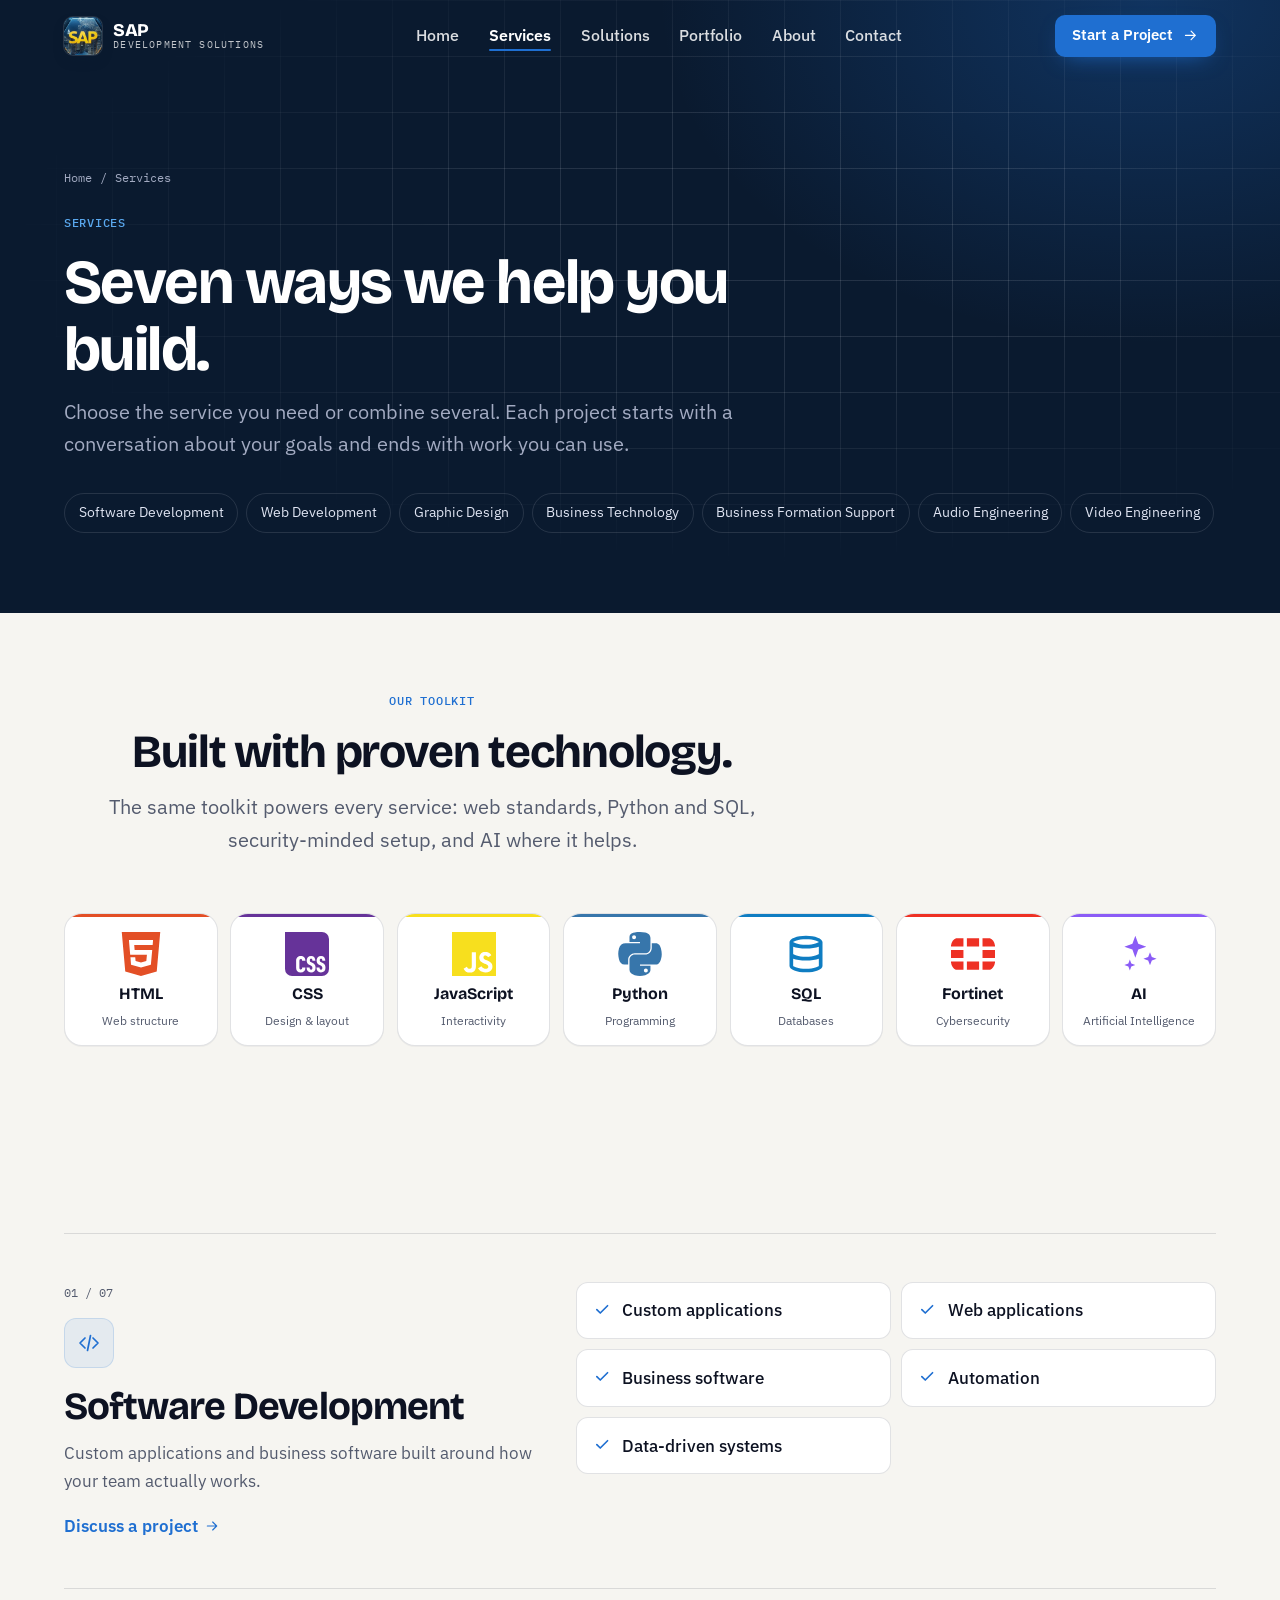
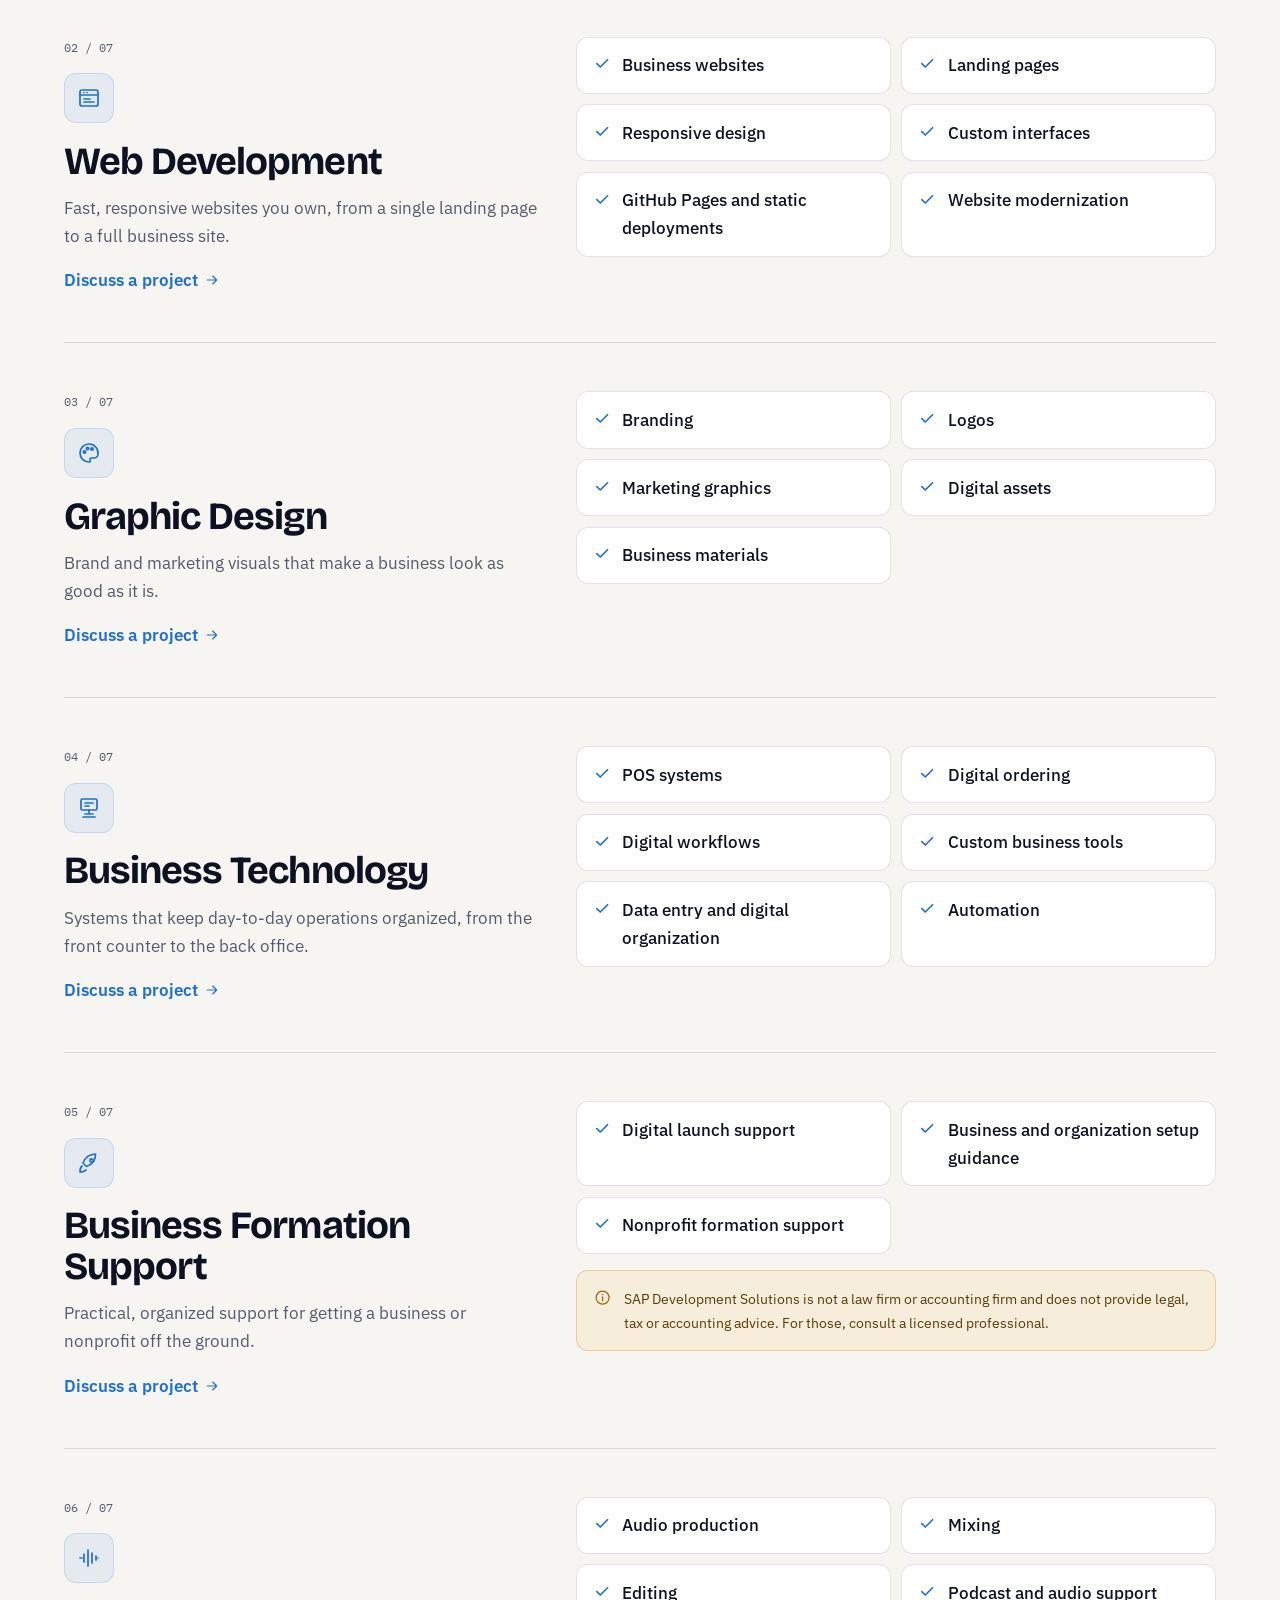
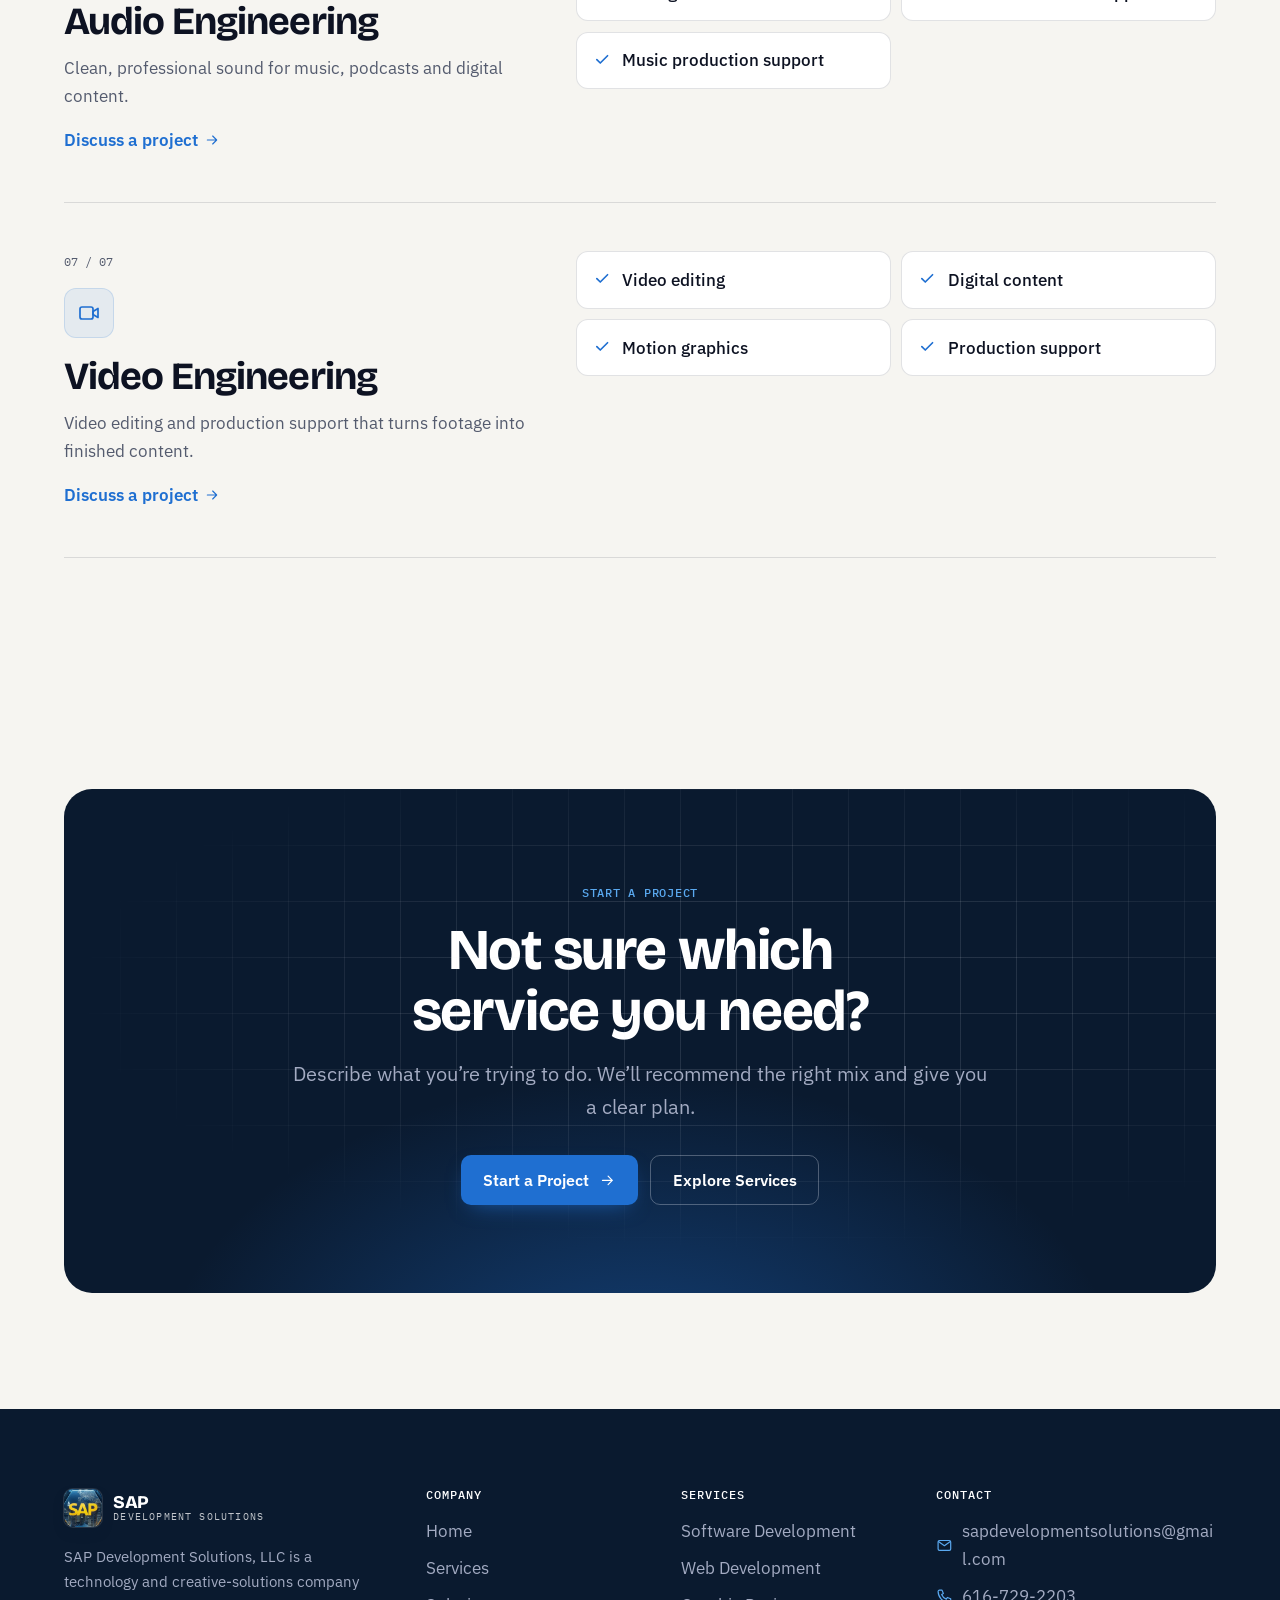
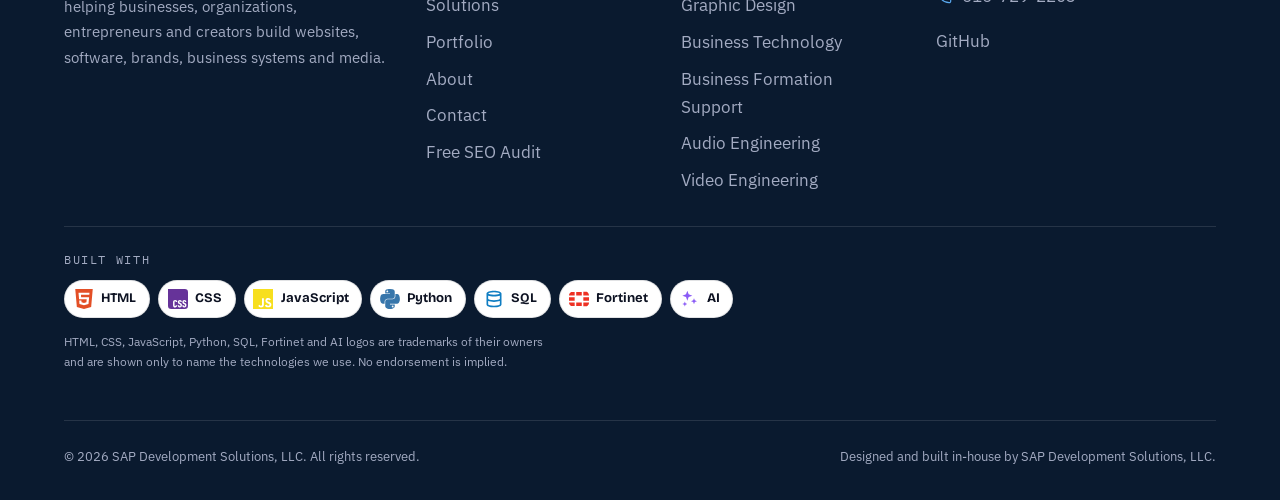
<file: services.html>
<!DOCTYPE html>
<html lang="en">
<head>
  <meta charset="utf-8">
  <meta name="viewport" content="width=device-width, initial-scale=1">
  <title>Services | SAP Development Solutions</title>
  <meta name="description" content="Software and web development, graphic design, business technology and POS systems, business formation support, and audio and video engineering from SAP Development Solutions, LLC.">
  <!-- ADDRESS: set for https://junearness.github.io/sap-development-solutions/ . If the site
       lives elsewhere (custom domain or another repo name), replace that address on this page
       (canonical, og:url, og:image, twitter:image and the ld+json block). -->
  <link rel="canonical" href="https://junearness.github.io/sap-development-solutions/services.html">
  <meta property="og:type" content="website">
  <meta property="og:site_name" content="SAP Development Solutions, LLC">
  <meta property="og:title" content="Services | SAP Development Solutions">
  <meta property="og:description" content="Software and web development, graphic design, business technology and POS systems, business formation support, and audio and video engineering from SAP Development Solutions, LLC.">
  <meta property="og:url" content="https://junearness.github.io/sap-development-solutions/services.html">
  <meta property="og:image" content="https://junearness.github.io/sap-development-solutions/og-image.jpg">
  <meta property="og:image:width" content="1200">
  <meta property="og:image:height" content="630">
  <meta name="twitter:card" content="summary_large_image">
  <meta name="twitter:title" content="Services | SAP Development Solutions">
  <meta name="twitter:description" content="Software and web development, graphic design, business technology and POS systems, business formation support, and audio and video engineering from SAP Development Solutions, LLC.">
  <meta name="twitter:image" content="https://junearness.github.io/sap-development-solutions/og-image.jpg">
  <meta name="theme-color" content="#0b1020">
  <link rel="icon" type="image/png" href="./favicon.png">
  <link rel="apple-touch-icon" href="./apple-touch-icon.png">
  <link rel="preconnect" href="https://fonts.googleapis.com">
  <link rel="preconnect" href="https://fonts.gstatic.com" crossorigin>
  <link href="https://fonts.googleapis.com/css2?family=Bricolage+Grotesque:opsz,wght@12..96,500..800&amp;family=IBM+Plex+Mono:wght@400;500&amp;family=IBM+Plex+Sans:wght@400;500;600;700&amp;display=swap" rel="stylesheet">
  <link rel="stylesheet" href="./style.css?v=20261115">
  <link rel="stylesheet" href="./responsive.css?v=20261115">
  <script>document.documentElement.classList.add("js");</script>
</head>
<body class="header-dark">
  <a class="skip-link" href="#main">Skip to main content</a>
  <header class="site-header">
    <div class="container header-inner">
      <a class="brand" href="./index.html" aria-label="SAP Development Solutions, LLC home"><img src="./logo-mark.png" alt="" width="38" height="38"><span class="brand-text"><b>SAP</b><span>Development Solutions</span></span></a>
      <nav aria-label="Primary"><ul class="nav-links">
          <li><a href="./index.html">Home</a></li>
          <li><a href="./services.html" aria-current="page">Services</a></li>
          <li><a href="./solutions.html">Solutions</a></li>
          <li><a href="./portfolio.html">Portfolio</a></li>
          <li><a href="./about.html">About</a></li>
          <li><a href="./contact.html">Contact</a></li>
      </ul></nav>
      <a class="btn btn-primary header-cta" href="./contact.html">Start a Project<svg class="icon icon-arrow" viewBox="0 0 24 24" aria-hidden="true" focusable="false"><path d="M5 12h14M13 6l6 6-6 6"/></svg></a>
      <button type="button" class="menu-toggle" aria-expanded="false" aria-controls="mobile-menu" aria-label="Open menu"><span class="bars" aria-hidden="true"><span></span><span></span></span></button>
    </div>
  </header>
  <div class="mobile-menu" id="mobile-menu" aria-hidden="true">
    <nav aria-label="Mobile"><ul>
        <li><a class="m-link" href="./index.html">Home<span>01</span></a></li>
        <li><a class="m-link" href="./services.html" aria-current="page">Services<span>02</span></a></li>
        <li><a class="m-link" href="./solutions.html">Solutions<span>03</span></a></li>
        <li><a class="m-link" href="./portfolio.html">Portfolio<span>04</span></a></li>
        <li><a class="m-link" href="./about.html">About<span>05</span></a></li>
        <li><a class="m-link" href="./contact.html">Contact<span>06</span></a></li>
    </ul></nav>
    <div class="m-foot">
      <a class="btn btn-primary" href="./contact.html">Start a Project<svg class="icon icon-arrow" viewBox="0 0 24 24" aria-hidden="true" focusable="false"><path d="M5 12h14M13 6l6 6-6 6"/></svg></a>
      <span class="plain contact-lines" data-email><a href="mailto:sapdevelopmentsolutions@gmail.com">sapdevelopmentsolutions@gmail.com</a></span>
      <span class="plain contact-lines" data-phone><a href="tel:6167292203">616-729-2203</a></span>
    </div>
  </div>

  <main id="main">
    <section class="page-hero on-dark" aria-labelledby="page-title">
      <div class="grid-bg" aria-hidden="true"></div>
      <div class="container">
        <nav class="crumbs" aria-label="Breadcrumb"><a href="./index.html">Home</a><span aria-hidden="true">/</span><span aria-current="page">Services</span></nav>
        <p class="label">Services</p>
        <h1 class="h1" id="page-title">Seven ways we help you build.</h1>
        <p class="lead">Choose the service you need or combine several. Each project starts with a conversation about your goals and ends with work you can use.</p><div class="jump"><a href="#software">Software Development</a><a href="#web">Web Development</a><a href="#design">Graphic Design</a><a href="#business-tech">Business Technology</a><a href="#formation">Business Formation Support</a><a href="#audio">Audio Engineering</a><a href="#video">Video Engineering</a></div>
      </div>
    </section>


    <section class="section tech-band" aria-labelledby="tech-title">
      <div class="container">
        <div class="section-head center reveal"><div><p class="label" style="justify-content:center">Our toolkit</p><h2 class="h2" id="tech-title">Built with proven technology.</h2><p class="lead">The same toolkit powers every service: web standards, Python and SQL, security-minded setup, and AI where it helps.</p></div></div>
        <div class="reveal" data-tech-strip></div>
      </div>
    </section>

    <section class="section" aria-label="Service details">
      <div class="container" data-service-detail><noscript><ul><li>Software Development: Custom applications and business software built around how your team actually works.</li><li>Web Development: Fast, responsive websites you own, from a single landing page to a full business site.</li><li>Graphic Design: Brand and marketing visuals that make a business look as good as it is.</li><li>Business Technology: Systems that keep day-to-day operations organized, from the front counter to the back office.</li><li>Business Formation Support: Practical, organized support for getting a business or nonprofit off the ground.</li><li>Audio Engineering: Clean, professional sound for music, podcasts and digital content.</li><li>Video Engineering: Video editing and production support that turns footage into finished content.</li></ul></noscript></div>
    </section>

    <section class="section" aria-labelledby="cta-title">
      <div class="container">
        <div class="cta-band on-dark reveal">
          <div class="grid-bg" aria-hidden="true"></div>
          <p class="label" style="justify-content:center">Start a project</p>
          <h2 id="cta-title">Not sure which service you need?</h2>
          <p class="lead">Describe what you’re trying to do. We’ll recommend the right mix and give you a clear plan.</p>
          <div class="btn-row"><a class="btn btn-primary" href="./contact.html">Start a Project<svg class="icon icon-arrow" viewBox="0 0 24 24" aria-hidden="true" focusable="false"><path d="M5 12h14M13 6l6 6-6 6"/></svg></a><a class="btn btn-secondary" href="./services.html">Explore Services</a></div>
        </div>
      </div>
    </section>

  </main>

  <footer class="site-footer">
    <div class="container">
      <div class="footer-grid">
        <div class="footer-brand">
          <a class="brand" href="./index.html" aria-label="SAP Development Solutions, LLC home"><img src="./logo-mark.png" alt="" width="38" height="38"><span class="brand-text"><b>SAP</b><span>Development Solutions</span></span></a>
          <p>SAP Development Solutions, LLC is a technology and creative-solutions company helping businesses, organizations, entrepreneurs and creators build websites, software, brands, business systems and media.</p>
        </div>
        <div><h2>Company</h2><ul><li><a href="./index.html">Home</a></li><li><a href="./services.html">Services</a></li><li><a href="./solutions.html">Solutions</a></li><li><a href="./portfolio.html">Portfolio</a></li><li><a href="./about.html">About</a></li><li><a href="./contact.html">Contact</a></li><li><a href="./free-seo-audit.html">Free SEO Audit</a></li></ul></div>
        <div><h2>Services</h2><ul><li><a href="./services.html#software">Software Development</a></li><li><a href="./services.html#web">Web Development</a></li><li><a href="./services.html#design">Graphic Design</a></li><li><a href="./services.html#business-tech">Business Technology</a></li><li><a href="./services.html#formation">Business Formation Support</a></li><li><a href="./services.html#audio">Audio Engineering</a></li><li><a href="./services.html#video">Video Engineering</a></li></ul></div>
        <div>
          <h2>Contact</h2>
          <!-- These fill in from data.js (company.email / company.phone / company.socials) -->
          <ul class="footer-contact"><li data-email><a href="mailto:sapdevelopmentsolutions@gmail.com">sapdevelopmentsolutions@gmail.com</a></li><li data-phone><a href="tel:6167292203">616-729-2203</a></li></ul>
          <ul data-socials style="margin-top:.9rem"></ul>
        </div>
      </div>
      <div class="foot-tech"><p class="foot-tech-label">Built with</p><div data-tech-strip></div><p class="fine tm-note">HTML, CSS, JavaScript, Python, SQL, Fortinet and AI logos are trademarks of their owners and are shown only to name the technologies we use. No endorsement is implied.</p></div>
      <div class="footer-bottom">
        <p>&copy; <span data-year>2026</span> SAP Development Solutions, LLC. All rights reserved.</p>
        <p>Designed and built in-house by SAP Development Solutions, LLC.</p>
      </div>
    </div>
  </footer>
  <script src="./data.js?v=20261115"></script>
  <script src="./tech.js?v=20261115"></script>
  <script src="./app.js?v=20261115"></script>
</body>
</html>
</file>
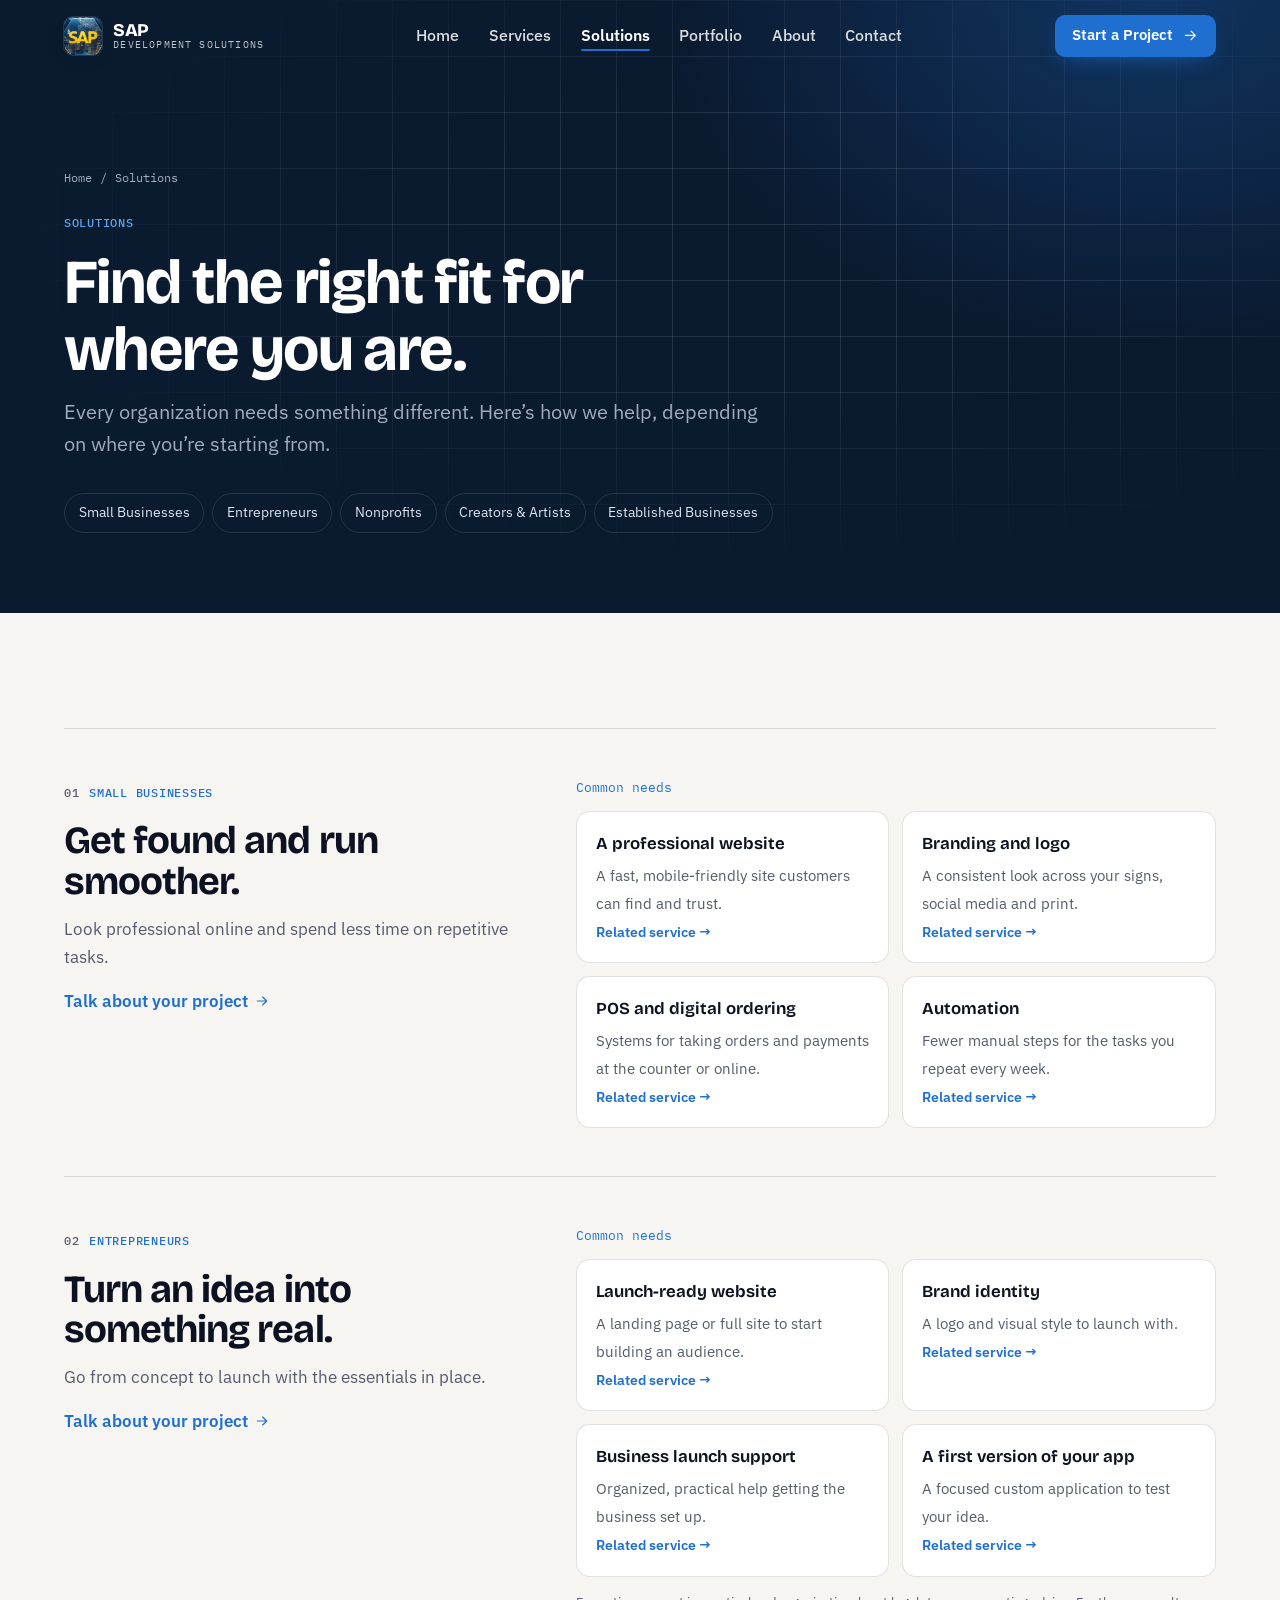
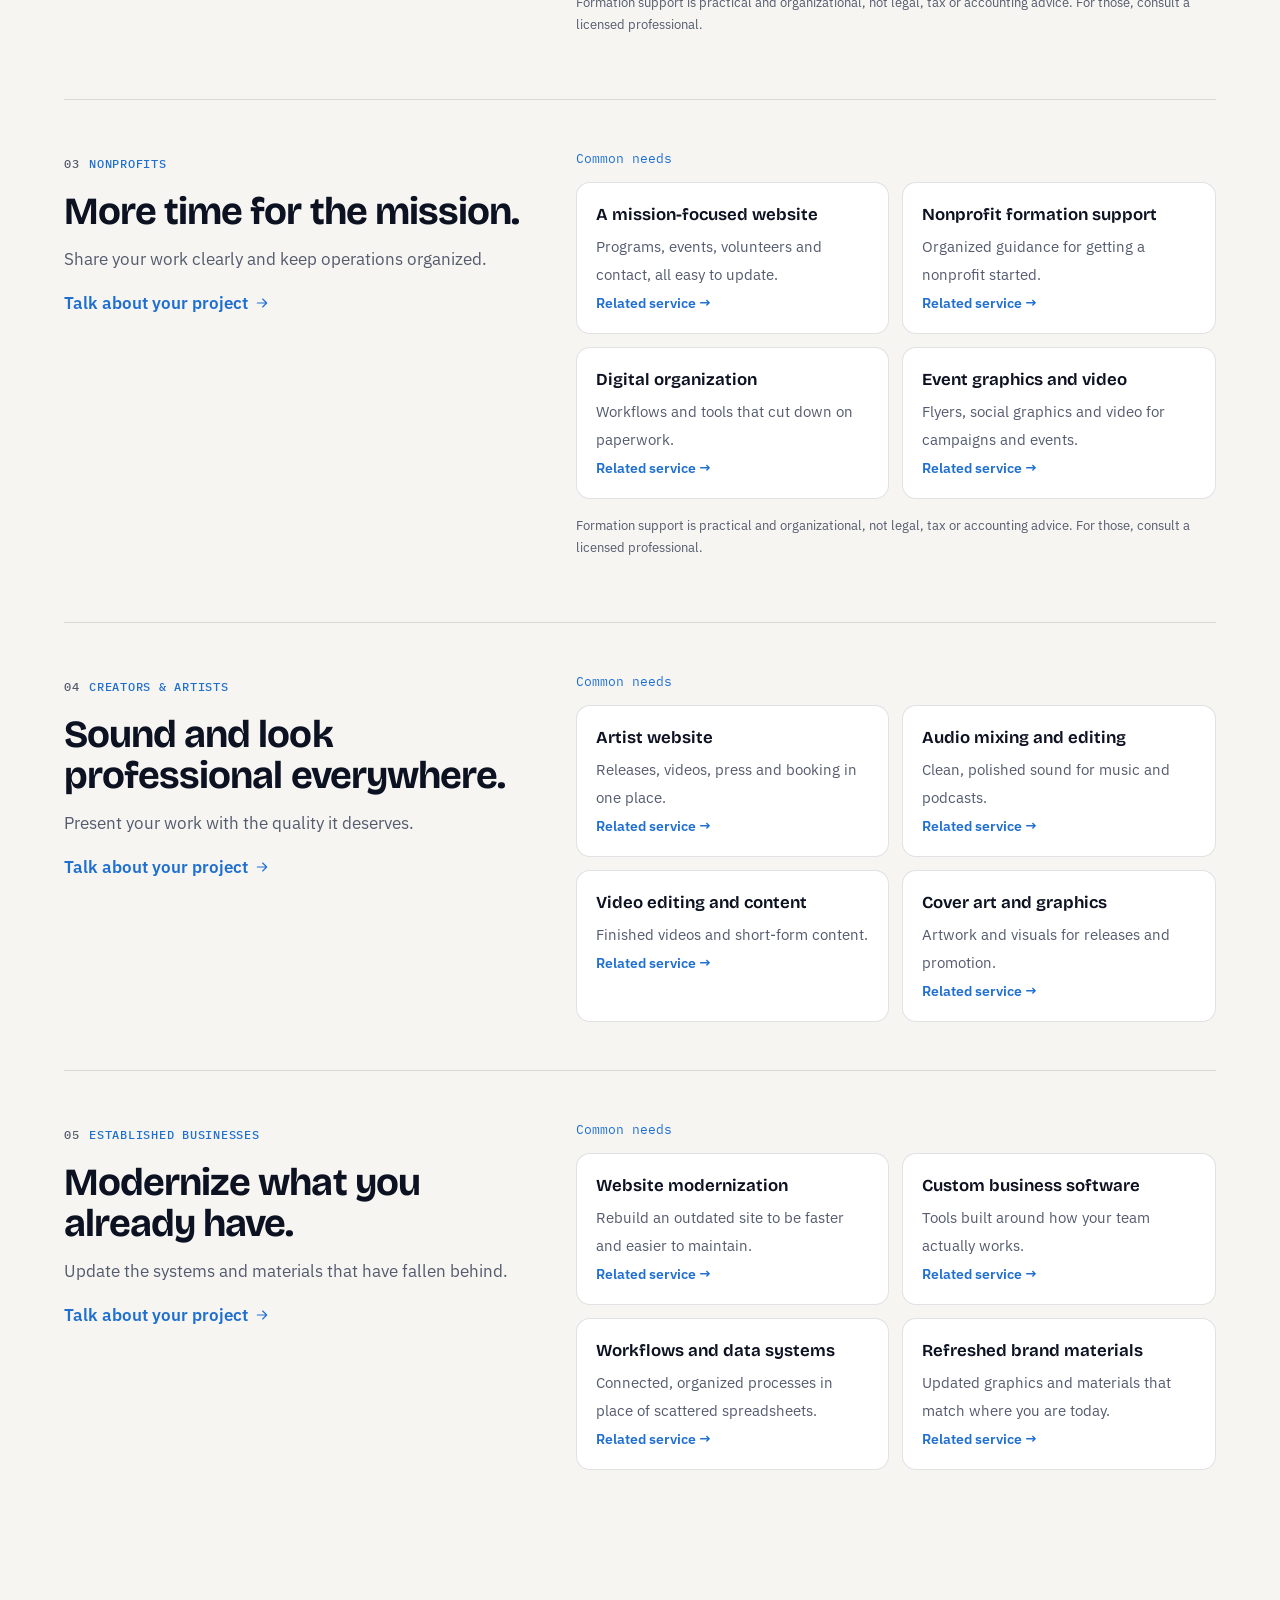
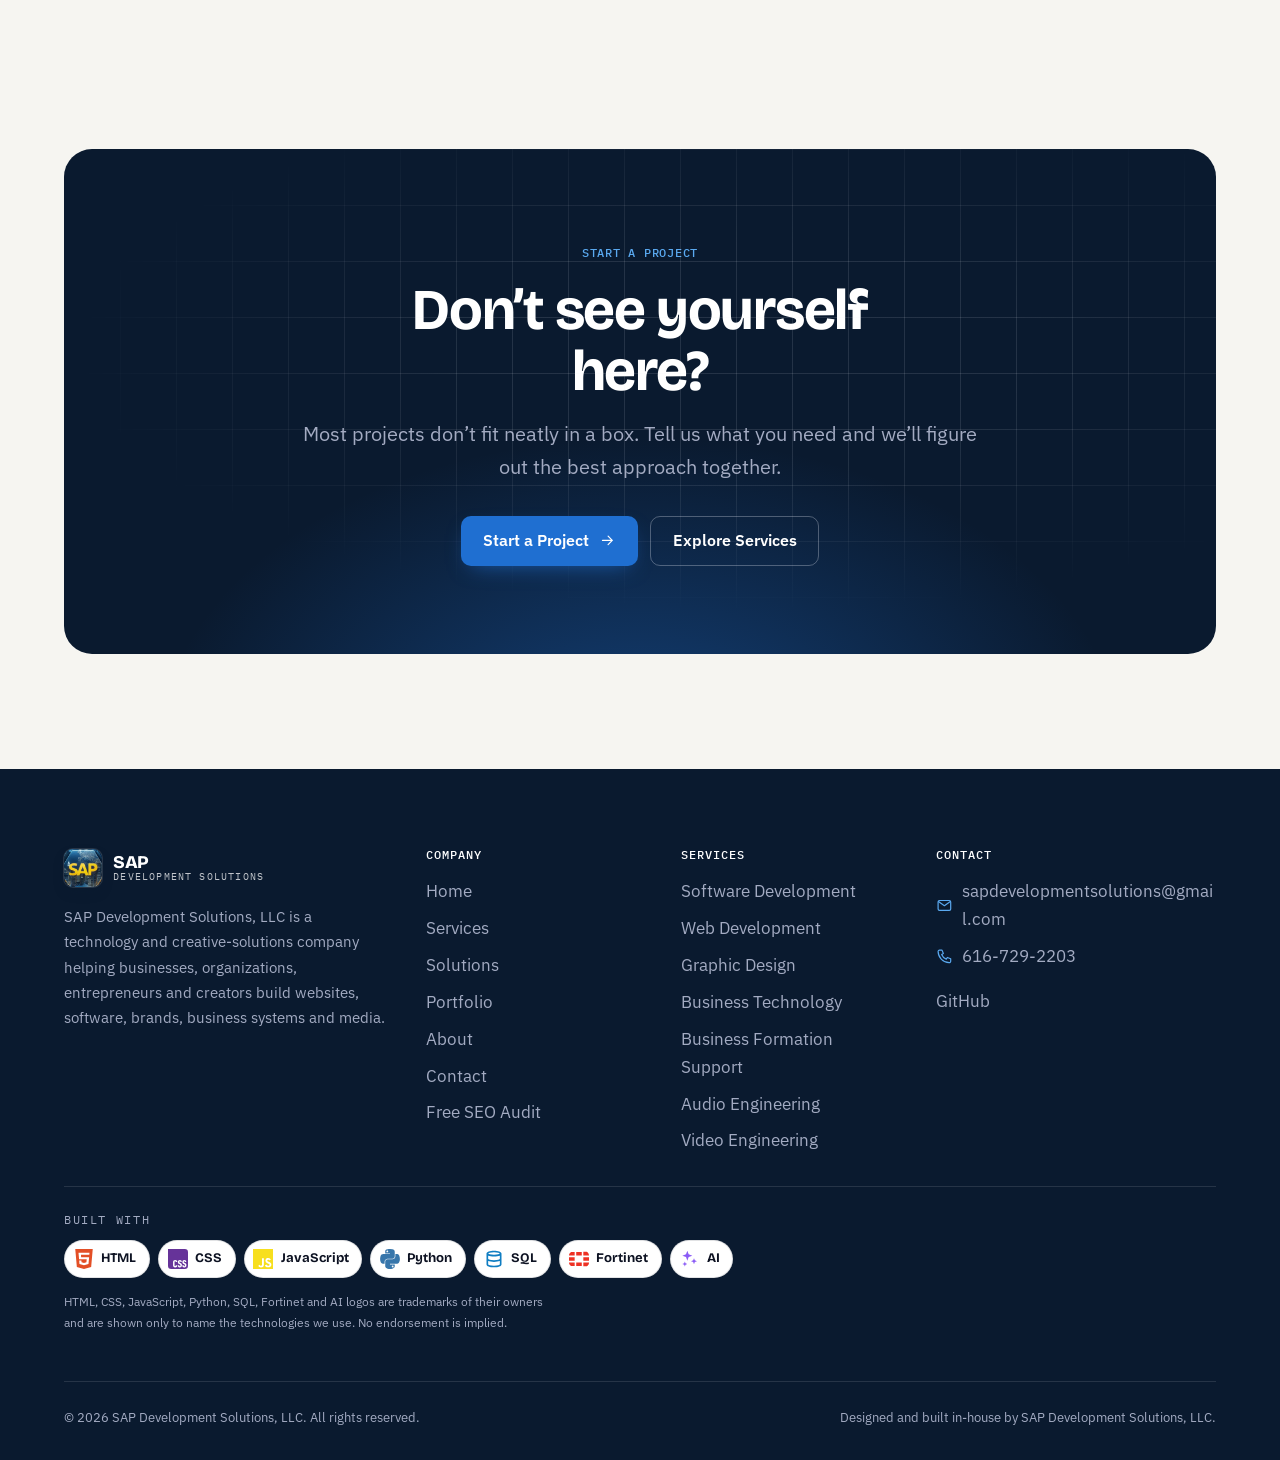
<file: solutions.html>
<!DOCTYPE html>
<html lang="en">
<head>
  <meta charset="utf-8">
  <meta name="viewport" content="width=device-width, initial-scale=1">
  <title>Solutions | SAP Development Solutions</title>
  <meta name="description" content="How SAP Development Solutions helps small businesses, entrepreneurs, nonprofits, creators and established businesses with websites, branding, software, POS systems, automation and media.">
  <!-- ADDRESS: set for https://junearness.github.io/sap-development-solutions/ . If the site
       lives elsewhere (custom domain or another repo name), replace that address on this page
       (canonical, og:url, og:image, twitter:image and the ld+json block). -->
  <link rel="canonical" href="https://junearness.github.io/sap-development-solutions/solutions.html">
  <meta property="og:type" content="website">
  <meta property="og:site_name" content="SAP Development Solutions, LLC">
  <meta property="og:title" content="Solutions | SAP Development Solutions">
  <meta property="og:description" content="How SAP Development Solutions helps small businesses, entrepreneurs, nonprofits, creators and established businesses with websites, branding, software, POS systems, automation and media.">
  <meta property="og:url" content="https://junearness.github.io/sap-development-solutions/solutions.html">
  <meta property="og:image" content="https://junearness.github.io/sap-development-solutions/og-image.jpg">
  <meta property="og:image:width" content="1200">
  <meta property="og:image:height" content="630">
  <meta name="twitter:card" content="summary_large_image">
  <meta name="twitter:title" content="Solutions | SAP Development Solutions">
  <meta name="twitter:description" content="How SAP Development Solutions helps small businesses, entrepreneurs, nonprofits, creators and established businesses with websites, branding, software, POS systems, automation and media.">
  <meta name="twitter:image" content="https://junearness.github.io/sap-development-solutions/og-image.jpg">
  <meta name="theme-color" content="#0b1020">
  <link rel="icon" type="image/png" href="./favicon.png">
  <link rel="apple-touch-icon" href="./apple-touch-icon.png">
  <link rel="preconnect" href="https://fonts.googleapis.com">
  <link rel="preconnect" href="https://fonts.gstatic.com" crossorigin>
  <link href="https://fonts.googleapis.com/css2?family=Bricolage+Grotesque:opsz,wght@12..96,500..800&amp;family=IBM+Plex+Mono:wght@400;500&amp;family=IBM+Plex+Sans:wght@400;500;600;700&amp;display=swap" rel="stylesheet">
  <link rel="stylesheet" href="./style.css?v=20261115">
  <link rel="stylesheet" href="./responsive.css?v=20261115">
  <script>document.documentElement.classList.add("js");</script>
</head>
<body class="header-dark">
  <a class="skip-link" href="#main">Skip to main content</a>
  <header class="site-header">
    <div class="container header-inner">
      <a class="brand" href="./index.html" aria-label="SAP Development Solutions, LLC home"><img src="./logo-mark.png" alt="" width="38" height="38"><span class="brand-text"><b>SAP</b><span>Development Solutions</span></span></a>
      <nav aria-label="Primary"><ul class="nav-links">
          <li><a href="./index.html">Home</a></li>
          <li><a href="./services.html">Services</a></li>
          <li><a href="./solutions.html" aria-current="page">Solutions</a></li>
          <li><a href="./portfolio.html">Portfolio</a></li>
          <li><a href="./about.html">About</a></li>
          <li><a href="./contact.html">Contact</a></li>
      </ul></nav>
      <a class="btn btn-primary header-cta" href="./contact.html">Start a Project<svg class="icon icon-arrow" viewBox="0 0 24 24" aria-hidden="true" focusable="false"><path d="M5 12h14M13 6l6 6-6 6"/></svg></a>
      <button type="button" class="menu-toggle" aria-expanded="false" aria-controls="mobile-menu" aria-label="Open menu"><span class="bars" aria-hidden="true"><span></span><span></span></span></button>
    </div>
  </header>
  <div class="mobile-menu" id="mobile-menu" aria-hidden="true">
    <nav aria-label="Mobile"><ul>
        <li><a class="m-link" href="./index.html">Home<span>01</span></a></li>
        <li><a class="m-link" href="./services.html">Services<span>02</span></a></li>
        <li><a class="m-link" href="./solutions.html" aria-current="page">Solutions<span>03</span></a></li>
        <li><a class="m-link" href="./portfolio.html">Portfolio<span>04</span></a></li>
        <li><a class="m-link" href="./about.html">About<span>05</span></a></li>
        <li><a class="m-link" href="./contact.html">Contact<span>06</span></a></li>
    </ul></nav>
    <div class="m-foot">
      <a class="btn btn-primary" href="./contact.html">Start a Project<svg class="icon icon-arrow" viewBox="0 0 24 24" aria-hidden="true" focusable="false"><path d="M5 12h14M13 6l6 6-6 6"/></svg></a>
      <span class="plain contact-lines" data-email><a href="mailto:sapdevelopmentsolutions@gmail.com">sapdevelopmentsolutions@gmail.com</a></span>
      <span class="plain contact-lines" data-phone><a href="tel:6167292203">616-729-2203</a></span>
    </div>
  </div>

  <main id="main">
    <section class="page-hero on-dark" aria-labelledby="page-title">
      <div class="grid-bg" aria-hidden="true"></div>
      <div class="container">
        <nav class="crumbs" aria-label="Breadcrumb"><a href="./index.html">Home</a><span aria-hidden="true">/</span><span aria-current="page">Solutions</span></nav>
        <p class="label">Solutions</p>
        <h1 class="h1" id="page-title">Find the right fit for where you are.</h1>
        <p class="lead">Every organization needs something different. Here’s how we help, depending on where you’re starting from.</p><div class="jump"><a href="#small-businesses">Small Businesses</a><a href="#entrepreneurs">Entrepreneurs</a><a href="#nonprofits">Nonprofits</a><a href="#creators">Creators & Artists</a><a href="#established-businesses">Established Businesses</a></div>
      </div>
    </section>

    <section class="section" aria-label="Solutions by audience">
      <div class="container"><section class="audience reveal" id="small-businesses" aria-labelledby="aud-small-businesses">
          <div><p class="label"><span class="idx">01</span>Small Businesses</p><h2 id="aud-small-businesses">Get found and run smoother.</h2><p class="muted">Look professional online and spend less time on repetitive tasks.</p>
          <a class="text-link" href="./contact.html">Talk about your project<svg class="icon" viewBox="0 0 24 24" aria-hidden="true" focusable="false"><path d="M5 12h14M13 6l6 6-6 6"/></svg></a></div>
          <div><p class="a-need">Common needs</p><div class="need-grid"><div class="need"><b>A professional website</b><span>A fast, mobile-friendly site customers can find and trust.</span><br><a href="./services.html#web">Related service →</a></div><div class="need"><b>Branding and logo</b><span>A consistent look across your signs, social media and print.</span><br><a href="./services.html#design">Related service →</a></div><div class="need"><b>POS and digital ordering</b><span>Systems for taking orders and payments at the counter or online.</span><br><a href="./services.html#business-tech">Related service →</a></div><div class="need"><b>Automation</b><span>Fewer manual steps for the tasks you repeat every week.</span><br><a href="./services.html#business-tech">Related service →</a></div></div></div>
        </section><section class="audience reveal" id="entrepreneurs" aria-labelledby="aud-entrepreneurs">
          <div><p class="label"><span class="idx">02</span>Entrepreneurs</p><h2 id="aud-entrepreneurs">Turn an idea into something real.</h2><p class="muted">Go from concept to launch with the essentials in place.</p>
          <a class="text-link" href="./contact.html">Talk about your project<svg class="icon" viewBox="0 0 24 24" aria-hidden="true" focusable="false"><path d="M5 12h14M13 6l6 6-6 6"/></svg></a></div>
          <div><p class="a-need">Common needs</p><div class="need-grid"><div class="need"><b>Launch-ready website</b><span>A landing page or full site to start building an audience.</span><br><a href="./services.html#web">Related service →</a></div><div class="need"><b>Brand identity</b><span>A logo and visual style to launch with.</span><br><a href="./services.html#design">Related service →</a></div><div class="need"><b>Business launch support</b><span>Organized, practical help getting the business set up.</span><br><a href="./services.html#formation">Related service →</a></div><div class="need"><b>A first version of your app</b><span>A focused custom application to test your idea.</span><br><a href="./services.html#software">Related service →</a></div></div><p class="fine" style="margin-top:.9rem">Formation support is practical and organizational, not legal, tax or accounting advice. For those, consult a licensed professional.</p></div>
        </section><section class="audience reveal" id="nonprofits" aria-labelledby="aud-nonprofits">
          <div><p class="label"><span class="idx">03</span>Nonprofits</p><h2 id="aud-nonprofits">More time for the mission.</h2><p class="muted">Share your work clearly and keep operations organized.</p>
          <a class="text-link" href="./contact.html">Talk about your project<svg class="icon" viewBox="0 0 24 24" aria-hidden="true" focusable="false"><path d="M5 12h14M13 6l6 6-6 6"/></svg></a></div>
          <div><p class="a-need">Common needs</p><div class="need-grid"><div class="need"><b>A mission-focused website</b><span>Programs, events, volunteers and contact, all easy to update.</span><br><a href="./services.html#web">Related service →</a></div><div class="need"><b>Nonprofit formation support</b><span>Organized guidance for getting a nonprofit started.</span><br><a href="./services.html#formation">Related service →</a></div><div class="need"><b>Digital organization</b><span>Workflows and tools that cut down on paperwork.</span><br><a href="./services.html#business-tech">Related service →</a></div><div class="need"><b>Event graphics and video</b><span>Flyers, social graphics and video for campaigns and events.</span><br><a href="./services.html#video">Related service →</a></div></div><p class="fine" style="margin-top:.9rem">Formation support is practical and organizational, not legal, tax or accounting advice. For those, consult a licensed professional.</p></div>
        </section><section class="audience reveal" id="creators" aria-labelledby="aud-creators">
          <div><p class="label"><span class="idx">04</span>Creators & Artists</p><h2 id="aud-creators">Sound and look professional everywhere.</h2><p class="muted">Present your work with the quality it deserves.</p>
          <a class="text-link" href="./contact.html">Talk about your project<svg class="icon" viewBox="0 0 24 24" aria-hidden="true" focusable="false"><path d="M5 12h14M13 6l6 6-6 6"/></svg></a></div>
          <div><p class="a-need">Common needs</p><div class="need-grid"><div class="need"><b>Artist website</b><span>Releases, videos, press and booking in one place.</span><br><a href="./services.html#web">Related service →</a></div><div class="need"><b>Audio mixing and editing</b><span>Clean, polished sound for music and podcasts.</span><br><a href="./services.html#audio">Related service →</a></div><div class="need"><b>Video editing and content</b><span>Finished videos and short-form content.</span><br><a href="./services.html#video">Related service →</a></div><div class="need"><b>Cover art and graphics</b><span>Artwork and visuals for releases and promotion.</span><br><a href="./services.html#design">Related service →</a></div></div></div>
        </section><section class="audience reveal" id="established-businesses" aria-labelledby="aud-established-businesses">
          <div><p class="label"><span class="idx">05</span>Established Businesses</p><h2 id="aud-established-businesses">Modernize what you already have.</h2><p class="muted">Update the systems and materials that have fallen behind.</p>
          <a class="text-link" href="./contact.html">Talk about your project<svg class="icon" viewBox="0 0 24 24" aria-hidden="true" focusable="false"><path d="M5 12h14M13 6l6 6-6 6"/></svg></a></div>
          <div><p class="a-need">Common needs</p><div class="need-grid"><div class="need"><b>Website modernization</b><span>Rebuild an outdated site to be faster and easier to maintain.</span><br><a href="./services.html#web">Related service →</a></div><div class="need"><b>Custom business software</b><span>Tools built around how your team actually works.</span><br><a href="./services.html#software">Related service →</a></div><div class="need"><b>Workflows and data systems</b><span>Connected, organized processes in place of scattered spreadsheets.</span><br><a href="./services.html#business-tech">Related service →</a></div><div class="need"><b>Refreshed brand materials</b><span>Updated graphics and materials that match where you are today.</span><br><a href="./services.html#design">Related service →</a></div></div></div>
        </section></div>
    </section>

    <section class="section" aria-labelledby="cta-title">
      <div class="container">
        <div class="cta-band on-dark reveal">
          <div class="grid-bg" aria-hidden="true"></div>
          <p class="label" style="justify-content:center">Start a project</p>
          <h2 id="cta-title">Don’t see yourself here?</h2>
          <p class="lead">Most projects don’t fit neatly in a box. Tell us what you need and we’ll figure out the best approach together.</p>
          <div class="btn-row"><a class="btn btn-primary" href="./contact.html">Start a Project<svg class="icon icon-arrow" viewBox="0 0 24 24" aria-hidden="true" focusable="false"><path d="M5 12h14M13 6l6 6-6 6"/></svg></a><a class="btn btn-secondary" href="./services.html">Explore Services</a></div>
        </div>
      </div>
    </section>

  </main>

  <footer class="site-footer">
    <div class="container">
      <div class="footer-grid">
        <div class="footer-brand">
          <a class="brand" href="./index.html" aria-label="SAP Development Solutions, LLC home"><img src="./logo-mark.png" alt="" width="38" height="38"><span class="brand-text"><b>SAP</b><span>Development Solutions</span></span></a>
          <p>SAP Development Solutions, LLC is a technology and creative-solutions company helping businesses, organizations, entrepreneurs and creators build websites, software, brands, business systems and media.</p>
        </div>
        <div><h2>Company</h2><ul><li><a href="./index.html">Home</a></li><li><a href="./services.html">Services</a></li><li><a href="./solutions.html">Solutions</a></li><li><a href="./portfolio.html">Portfolio</a></li><li><a href="./about.html">About</a></li><li><a href="./contact.html">Contact</a></li><li><a href="./free-seo-audit.html">Free SEO Audit</a></li></ul></div>
        <div><h2>Services</h2><ul><li><a href="./services.html#software">Software Development</a></li><li><a href="./services.html#web">Web Development</a></li><li><a href="./services.html#design">Graphic Design</a></li><li><a href="./services.html#business-tech">Business Technology</a></li><li><a href="./services.html#formation">Business Formation Support</a></li><li><a href="./services.html#audio">Audio Engineering</a></li><li><a href="./services.html#video">Video Engineering</a></li></ul></div>
        <div>
          <h2>Contact</h2>
          <!-- These fill in from data.js (company.email / company.phone / company.socials) -->
          <ul class="footer-contact"><li data-email><a href="mailto:sapdevelopmentsolutions@gmail.com">sapdevelopmentsolutions@gmail.com</a></li><li data-phone><a href="tel:6167292203">616-729-2203</a></li></ul>
          <ul data-socials style="margin-top:.9rem"></ul>
        </div>
      </div>
      <div class="foot-tech"><p class="foot-tech-label">Built with</p><div data-tech-strip></div><p class="fine tm-note">HTML, CSS, JavaScript, Python, SQL, Fortinet and AI logos are trademarks of their owners and are shown only to name the technologies we use. No endorsement is implied.</p></div>
      <div class="footer-bottom">
        <p>&copy; <span data-year>2026</span> SAP Development Solutions, LLC. All rights reserved.</p>
        <p>Designed and built in-house by SAP Development Solutions, LLC.</p>
      </div>
    </div>
  </footer>
  <script src="./data.js?v=20261115"></script>
  <script src="./tech.js?v=20261115"></script>
  <script src="./app.js?v=20261115"></script>
</body>
</html>
</file>
<file: style.css>
/* ==========================================================================
   SAP DEVELOPMENT SOLUTIONS | style.css
   Brand colors live in the first block and come from the SAP logo
   (blue, navy and gold). Change them there and the whole site follows. Screen-size rules are in responsive.css.
   ========================================================================== */
:root {
  --brand-primary: #1f6fd1;     /* logo blue: links, primary buttons */
  --brand-primary-hi: #5aa9f0;  /* logo glow blue, on dark backgrounds */
  --brand-secondary: #1f8fc4;   /* sky blue: supporting accents */
  --brand-secondary-hi: #6cc4ee;
  --brand-accent: #f0cb1e;      /* logo gold: highlights */
  --dark: #0a1a2f;              /* logo navy */
  --dark-2: #10243d;
  --dark-3: #17304f;
  --light: #f6f5f1;             /* warm paper */
  --white: #ffffff;
  --muted: #545b6e;             /* secondary text on light (AA) */
  --ink: #0d1222;
  --on-dark: #e8ebf3;
  --on-dark-muted: #a3abc2;
  --line: rgba(13, 18, 34, .12);
  --line-strong: rgba(13, 18, 34, .22);
  --line-dark: rgba(232, 235, 243, .12);

  --font-display: "Bricolage Grotesque", "Segoe UI", system-ui, sans-serif;
  --font-body: "IBM Plex Sans", "Segoe UI", system-ui, -apple-system, Arial, sans-serif;
  --font-mono: "IBM Plex Mono", ui-monospace, "Cascadia Mono", Consolas, monospace;

  --fs-hero: clamp(2.6rem, 4.4vw + .6rem, 5rem);
  --fs-h1: clamp(2.4rem, 4vw + .7rem, 4.4rem);
  --fs-h2: clamp(1.9rem, 2.6vw + .8rem, 3.2rem);
  --fs-h3: clamp(1.15rem, .5vw + 1rem, 1.4rem);
  --fs-lead: clamp(1.06rem, .45vw + .97rem, 1.28rem);

  --gutter: clamp(1rem, 4vw, 2.75rem);
  --maxw: 1240px;
  --section-y: clamp(4.5rem, 9vw, 8rem);
  --header-h: 72px;
  --r: 10px;
  --r-lg: 18px;
  --ease: cubic-bezier(.2, .7, .2, 1);
  --shadow: 0 1px 2px rgba(13, 18, 34, .05), 0 12px 32px -18px rgba(13, 18, 34, .35);
  --shadow-lift: 0 2px 4px rgba(13, 18, 34, .06), 0 26px 50px -24px rgba(13, 18, 34, .45);
}

/* ---------- Base ---------- */
*, *::before, *::after { box-sizing: border-box; }
[hidden] { display: none !important; }
html { -webkit-text-size-adjust: 100%; scroll-behavior: smooth; scroll-padding-top: calc(var(--header-h) + 16px); }
body { margin: 0; background: var(--light); color: var(--ink); font-family: var(--font-body); font-size: 1.0625rem; line-height: 1.65; -webkit-font-smoothing: antialiased; overflow-x: hidden; }
body.no-scroll { overflow: hidden; }
img, svg { display: block; max-width: 100%; }
img { height: auto; }
a { color: inherit; }
p { margin: 0 0 1rem; }
ul, ol { margin: 0; padding: 0; list-style: none; }
h1, h2, h3, h4 { margin: 0 0 .8rem; font-family: var(--font-display); font-weight: 700; line-height: 1.06; letter-spacing: -.025em; }
h3 { font-size: var(--fs-h3); line-height: 1.25; letter-spacing: -.01em; font-weight: 650; }
button, input, select, textarea { font: inherit; color: inherit; }
button { cursor: pointer; }
:focus-visible { outline: 3px solid var(--brand-primary); outline-offset: 3px; border-radius: 4px; }
.on-dark :focus-visible { outline-color: var(--brand-accent); }
::selection { background: var(--brand-primary); color: #fff; }
.sr-only { position: absolute !important; width: 1px; height: 1px; padding: 0; margin: -1px; overflow: hidden; clip: rect(0 0 0 0); white-space: nowrap; border: 0; }
.skip-link { position: absolute; left: 1rem; top: -4rem; z-index: 500; padding: .75rem 1rem; border-radius: 8px; background: var(--brand-primary); color: #fff; font-weight: 700; text-decoration: none; }
.skip-link:focus { top: 1rem; }
.container { width: 100%; max-width: var(--maxw); margin: 0 auto; padding-left: var(--gutter); padding-right: var(--gutter); }
.icon { width: 1.2em; height: 1.2em; flex: none; fill: none; stroke: currentColor; stroke-width: 1.7; stroke-linecap: round; stroke-linejoin: round; }

/* ---------- Type helpers ---------- */
.label { display: inline-flex; align-items: center; gap: .6rem; margin: 0 0 1.1rem; font-family: var(--font-mono); font-size: .78rem; font-weight: 500; letter-spacing: .06em; text-transform: uppercase; color: var(--brand-primary); }
.label .idx { color: var(--muted); }
.on-dark .label { color: var(--brand-primary-hi); }
.on-dark .label .idx { color: var(--on-dark-muted); }
.h1 { font-size: var(--fs-h1); }
.h2 { font-size: var(--fs-h2); }
.lead { font-size: var(--fs-lead); color: var(--muted); max-width: 44rem; line-height: 1.6; }
.on-dark .lead { color: var(--on-dark-muted); }
.muted { color: var(--muted); }
.on-dark .muted { color: var(--on-dark-muted); }
.mono { font-family: var(--font-mono); }
.fine { font-size: .84rem; color: var(--muted); }
.on-dark .fine { color: var(--on-dark-muted); }
.hl { color: var(--brand-primary); }
.on-dark .hl { color: var(--brand-primary-hi); }
.pill { display: inline-flex; align-items: center; gap: .4rem; padding: .3rem .7rem; border: 1px solid var(--line-strong); border-radius: 999px; font-family: var(--font-mono); font-size: .72rem; letter-spacing: .04em; text-transform: uppercase; color: var(--muted); line-height: 1.2; background: rgba(255, 255, 255, .5); }
.pill .dot { width: 7px; height: 7px; border-radius: 50%; background: var(--brand-secondary); box-shadow: 0 0 0 3px rgba(31, 143, 196, .18); }
.on-dark .pill { color: var(--on-dark-muted); border-color: var(--line-dark); background: rgba(255, 255, 255, .04); }

/* ---------- Buttons ---------- */
.btn { position: relative; display: inline-flex; align-items: center; justify-content: center; gap: .6rem; min-height: 50px; padding: .8rem 1.35rem; border: 1px solid transparent; border-radius: var(--r); text-decoration: none; font-weight: 600; font-size: 1rem; line-height: 1.1; white-space: nowrap; transition: background-color .2s, color .2s, border-color .2s, transform .25s var(--ease), box-shadow .25s var(--ease); }
.btn .icon { width: 1.05rem; height: 1.05rem; transition: transform .25s var(--ease); }
.btn:hover .icon-arrow { transform: translateX(3px); }
.btn:active { transform: translateY(1px); }
.btn-primary { background: var(--brand-primary); color: #fff; box-shadow: 0 8px 22px -10px rgba(31, 111, 209, .8); }
.btn-primary:hover { background: #195cb0; box-shadow: 0 12px 28px -10px rgba(31, 111, 209, .9); transform: translateY(-1px); }
.btn-secondary { background: var(--white); color: var(--ink); border-color: var(--line-strong); }
.btn-secondary:hover { border-color: var(--ink); transform: translateY(-1px); }
.on-dark .btn-secondary { background: transparent; color: #fff; border-color: rgba(232, 235, 243, .3); }
.on-dark .btn-secondary:hover { border-color: #fff; background: rgba(255, 255, 255, .06); }
.btn-row { display: flex; flex-wrap: wrap; gap: .75rem; }
.text-link { display: inline-flex; align-items: center; gap: .4rem; font-weight: 600; text-decoration: none; color: var(--brand-primary); }
.text-link .icon { width: 1rem; height: 1rem; transition: transform .25s var(--ease); }
.text-link:hover { text-decoration: underline; text-underline-offset: 4px; }
.text-link:hover .icon { transform: translateX(3px); }
.on-dark .text-link { color: var(--brand-primary-hi); }

/* ---------- Header ---------- */
.site-header { position: fixed; inset: 0 0 auto; z-index: 200; height: var(--header-h); transition: background-color .3s, box-shadow .3s, border-color .3s; border-bottom: 1px solid transparent; }
.site-header.is-scrolled, .site-header.is-solid { background: rgba(246, 245, 241, .88); border-bottom-color: var(--line); -webkit-backdrop-filter: blur(14px) saturate(1.4); backdrop-filter: blur(14px) saturate(1.4); }
.header-dark .site-header:not(.is-scrolled):not(.is-solid) { color: #fff; }
.header-inner { height: 100%; display: flex; align-items: center; justify-content: space-between; gap: 1rem; }
.brand { display: inline-flex; align-items: center; gap: .7rem; text-decoration: none; flex: none; }
.brand img { width: 38px; height: 38px; }
.brand-text { display: flex; flex-direction: column; line-height: 1.05; }
.brand-text b { font-family: var(--font-display); font-weight: 800; font-size: 1.12rem; letter-spacing: -.02em; }
.brand-text span { font-family: var(--font-mono); font-size: .62rem; letter-spacing: .12em; text-transform: uppercase; opacity: .75; }
.nav-links { display: none; align-items: center; gap: .15rem; }
.nav-links a { position: relative; display: inline-flex; align-items: center; min-height: 44px; padding: .4rem .85rem; border-radius: 8px; text-decoration: none; font-weight: 500; font-size: .98rem; opacity: .85; transition: opacity .2s, background-color .2s; }
.nav-links a:hover { opacity: 1; background: rgba(13, 18, 34, .05); }
.header-dark .site-header:not(.is-scrolled):not(.is-solid) .nav-links a:hover { background: rgba(255, 255, 255, .08); }
.nav-links a[aria-current="page"] { opacity: 1; font-weight: 600; }
.nav-links a[aria-current="page"]::after { content: ""; position: absolute; left: .85rem; right: .85rem; bottom: .4rem; height: 2px; border-radius: 2px; background: var(--brand-primary); }
.header-cta { display: none; min-height: 42px; padding: .55rem 1rem; font-size: .94rem; }
.menu-toggle { display: inline-flex; align-items: center; justify-content: center; width: 46px; height: 46px; border-radius: 10px; border: 1px solid currentColor; border-color: rgba(127, 127, 127, .4); background: transparent; }
.menu-toggle .bars { position: relative; width: 20px; height: 12px; }
.menu-toggle .bars span { position: absolute; left: 0; width: 100%; height: 2px; border-radius: 2px; background: currentColor; transition: transform .35s var(--ease), top .35s var(--ease); }
.menu-toggle .bars span:nth-child(1) { top: 0; }
.menu-toggle .bars span:nth-child(2) { top: 10px; }
.menu-toggle[aria-expanded="true"] .bars span:nth-child(1) { top: 5px; transform: rotate(45deg); }
.menu-toggle[aria-expanded="true"] .bars span:nth-child(2) { top: 5px; transform: rotate(-45deg); }
.mobile-menu { position: fixed; inset: 0; z-index: 190; display: flex; flex-direction: column; padding: calc(var(--header-h) + 1.25rem) var(--gutter) 2rem; overflow-y: auto; background: var(--light); visibility: hidden; opacity: 0; transform: translateY(-8px); transition: opacity .3s var(--ease), transform .3s var(--ease), visibility 0s linear .3s; }
.mobile-menu.is-open { visibility: visible; opacity: 1; transform: none; transition: opacity .3s var(--ease), transform .3s var(--ease); }
.mobile-menu li { border-bottom: 1px solid var(--line); }
.mobile-menu a.m-link { display: flex; align-items: center; justify-content: space-between; min-height: 64px; text-decoration: none; font-family: var(--font-display); font-weight: 700; font-size: clamp(1.6rem, 7vw, 2.2rem); letter-spacing: -.02em; }
.mobile-menu a.m-link span { font-family: var(--font-mono); font-size: .75rem; font-weight: 400; color: var(--muted); letter-spacing: .04em; }
.mobile-menu a.m-link[aria-current="page"] { color: var(--brand-primary); }
.mobile-menu .m-foot { margin-top: auto; padding-top: 2rem; display: grid; gap: .75rem; }
.mobile-menu .m-foot .btn { width: 100%; }
.mobile-menu .m-foot a.plain { text-decoration: none; color: var(--muted); font-size: .95rem; word-break: break-word; }

/* ---------- Blueprint grid (signature motif) ---------- */
.grid-bg { position: absolute; inset: 0; pointer-events: none; background-image: linear-gradient(var(--line-dark) 1px, transparent 1px), linear-gradient(90deg, var(--line-dark) 1px, transparent 1px); background-size: 56px 56px; -webkit-mask-image: radial-gradient(ellipse 80% 70% at 60% 40%, #000 30%, transparent 75%); mask-image: radial-gradient(ellipse 80% 70% at 60% 40%, #000 30%, transparent 75%); }
.grid-bg.light { background-image: linear-gradient(var(--line) 1px, transparent 1px), linear-gradient(90deg, var(--line) 1px, transparent 1px); }
.corners { position: relative; }
.corners::before, .corners::after { content: ""; position: absolute; width: 14px; height: 14px; border-color: var(--brand-primary); border-style: solid; opacity: .7; pointer-events: none; transition: all .35s var(--ease); }
.corners::before { top: -1px; left: -1px; border-width: 2px 0 0 2px; border-top-left-radius: 6px; }
.corners::after { bottom: -1px; right: -1px; border-width: 0 2px 2px 0; border-bottom-right-radius: 6px; }

/* ---------- Hero ---------- */
.hero { position: relative; isolation: isolate; overflow: hidden; background: var(--dark); color: var(--on-dark); padding-top: calc(var(--header-h) + clamp(3rem, 7vw, 6rem)); padding-bottom: clamp(3.5rem, 7vw, 6rem); }
.hero::before { content: ""; position: absolute; inset: 0; z-index: -1; background: radial-gradient(60% 60% at 80% 30%, rgba(31, 111, 209, .28), transparent 70%), radial-gradient(40% 50% at 10% 100%, rgba(31, 143, 196, .18), transparent 70%); }
.hero-grid { display: grid; grid-template-columns: minmax(0, 1fr); gap: clamp(2.5rem, 5vw, 4rem); align-items: center; }
.hero h1 { font-size: var(--fs-hero); font-weight: 800; letter-spacing: -.035em; line-height: .98; color: #fff; margin-bottom: 1.4rem; }
.hero h1 .line { display: block; }
.hero h1 .hl { color: var(--brand-primary-hi); }
.hero .lead { margin-bottom: 2rem; color: #c3c9da; }
.hero-meta { display: flex; flex-wrap: wrap; gap: .5rem 1.4rem; margin-top: 2.25rem; font-family: var(--font-mono); font-size: .78rem; color: var(--on-dark-muted); }
.hero-meta span { display: inline-flex; align-items: center; gap: .45rem; }
.hero-meta .icon { width: 1rem; height: 1rem; color: var(--brand-secondary-hi); }

/* System diagram */
.diagram { position: relative; width: 100%; max-width: 560px; justify-self: center; aspect-ratio: 1 / .92; }
.diagram svg { width: 100%; height: 100%; overflow: visible; }
.diagram .wire { fill: none; stroke: rgba(90, 169, 240, .55); stroke-width: 1.5; stroke-dasharray: 4 6; }
.diagram .wire.solid { stroke-dasharray: none; stroke: rgba(90, 169, 240, .35); }
.diagram .pulse { fill: var(--brand-accent); }
.diagram .node rect.box { fill: var(--dark-2); stroke: rgba(232, 235, 243, .22); stroke-width: 1; }
.diagram .node .ink { fill: none; stroke: #dfe4f2; stroke-width: 1.6; stroke-linecap: round; stroke-linejoin: round; }
.diagram .node .accent { fill: none; stroke: var(--brand-primary-hi); stroke-width: 1.8; stroke-linecap: round; }
.diagram .node .teal { fill: none; stroke: var(--brand-secondary-hi); stroke-width: 1.8; stroke-linecap: round; }
.diagram .node .amber { fill: var(--brand-accent); }
.diagram .node text, .diagram .tag-text { font-family: var(--font-mono); font-size: 11px; fill: var(--on-dark-muted); letter-spacing: .04em; }
.diagram .core rect { fill: var(--brand-primary); }
.diagram .core text { font-family: var(--font-display); font-size: 15px; font-weight: 700; fill: #fff; }
.diagram .core .sub { font-family: var(--font-mono); font-size: 10px; font-weight: 400; fill: rgba(255, 255, 255, .8); }

/* ---------- Page hero ---------- */
.page-hero { position: relative; isolation: isolate; overflow: hidden; background: var(--dark); color: var(--on-dark); padding-top: calc(var(--header-h) + clamp(3rem, 8vw, 6rem)); padding-bottom: clamp(3rem, 7vw, 5rem); }
.page-hero::before { content: ""; position: absolute; inset: 0; z-index: -1; background: radial-gradient(55% 80% at 90% 0%, rgba(31, 111, 209, .3), transparent 70%); }
.page-hero h1 { color: #fff; max-width: 18ch; }
.crumbs { display: flex; gap: .5rem; margin-bottom: 1.2rem; font-family: var(--font-mono); font-size: .76rem; color: var(--on-dark-muted); }
.crumbs a { color: var(--on-dark-muted); text-decoration: none; }
.crumbs a:hover { color: #fff; }
.jump { display: flex; flex-wrap: wrap; gap: .5rem; margin-top: 2rem; }
.jump a { display: inline-flex; align-items: center; min-height: 40px; padding: .4rem .85rem; border: 1px solid var(--line-dark); border-radius: 999px; font-size: .88rem; text-decoration: none; color: #dfe4f2; transition: border-color .2s, background-color .2s; }
.jump a:hover { border-color: #fff; background: rgba(255, 255, 255, .06); }

/* ---------- Sections ---------- */
.section { position: relative; padding-top: var(--section-y); padding-bottom: var(--section-y); }
.section.white { background: var(--white); }
.section.dark { background: var(--dark); color: var(--on-dark); overflow: hidden; isolation: isolate; }
.section.dark h2, .section.dark h3 { color: #fff; }
.section-head { max-width: 46rem; margin-bottom: clamp(2.25rem, 5vw, 3.5rem); }
.section-head.row { max-width: none; display: flex; flex-wrap: wrap; align-items: flex-end; justify-content: space-between; gap: 1rem 3rem; }
.section-head.row > div { max-width: 44rem; }
.section-head .h2 { margin-bottom: .9rem; }
.section-head .lead { margin: 0; }
.split { display: grid; grid-template-columns: minmax(0, 1fr); gap: clamp(2rem, 5vw, 4.5rem); align-items: center; }
.split > *, .grid > * { min-width: 0; }
.grid { display: grid; grid-template-columns: minmax(0, 1fr); gap: clamp(1rem, 2vw, 1.4rem); }

/* ---------- Cards ---------- */
.card { position: relative; background: var(--white); border: 1px solid var(--line); border-radius: var(--r-lg); padding: clamp(1.4rem, 2.4vw, 2rem); box-shadow: var(--shadow); transition: transform .35s var(--ease), box-shadow .35s var(--ease), border-color .35s; }
a.card { display: block; text-decoration: none; color: inherit; }
.card:hover { transform: translateY(-4px); box-shadow: var(--shadow-lift); border-color: rgba(31, 111, 209, .35); }
.card:hover.corners::before, .card:hover.corners::after { width: 22px; height: 22px; opacity: 1; }
.card p { color: var(--muted); }
.ico { display: inline-flex; align-items: center; justify-content: center; width: 50px; height: 50px; margin-bottom: 1.1rem; border-radius: 12px; background: rgba(31, 111, 209, .08); color: var(--brand-primary); border: 1px solid rgba(31, 111, 209, .16); transition: transform .35s var(--ease), background-color .3s, color .3s; }
.ico .icon { width: 24px; height: 24px; }
.card:hover .ico { transform: translateY(-2px); background: var(--brand-primary); color: #fff; }
.on-dark .ico { background: rgba(90, 169, 240, .12); color: var(--brand-primary-hi); border-color: rgba(90, 169, 240, .25); }
.card.dark { background: var(--dark-2); border-color: var(--line-dark); color: var(--on-dark); box-shadow: none; }
.card.dark p { color: var(--on-dark-muted); }
.card.dark:hover { border-color: rgba(90, 169, 240, .5); }

/* What we do (3 pillars) */
.pillar h3 { font-size: 1.35rem; }
.pillar .tags { display: flex; flex-wrap: wrap; gap: .4rem; margin-top: 1.1rem; }
.pillar .tags li { padding: .25rem .6rem; border-radius: 6px; background: var(--light); border: 1px solid var(--line); font-size: .82rem; color: var(--muted); }

/* Service snapshot rows */
.svc-list { border-top: 1px solid var(--line); }
.svc-row { display: grid; grid-template-columns: auto minmax(0, 1fr) auto; gap: 1rem 1.25rem; align-items: center; padding: 1.35rem .25rem; border-bottom: 1px solid var(--line); text-decoration: none; transition: background-color .25s, padding .35s var(--ease); }
.svc-row:hover { background: var(--white); padding-left: 1rem; padding-right: 1rem; }
.svc-row .num { font-family: var(--font-mono); font-size: .8rem; color: var(--muted); }
.svc-row h3 { margin: 0 0 .15rem; font-size: clamp(1.15rem, 1vw + .9rem, 1.5rem); }
.svc-row p { margin: 0; color: var(--muted); font-size: .96rem; }
.svc-row .go { width: 42px; height: 42px; border-radius: 50%; border: 1px solid var(--line-strong); display: flex; align-items: center; justify-content: center; transition: background-color .25s, color .25s, border-color .25s, transform .35s var(--ease); }
.svc-row:hover .go { background: var(--brand-primary); color: #fff; border-color: var(--brand-primary); transform: rotate(-45deg); }

/* Process */
.process { display: grid; grid-template-columns: minmax(0, 1fr); gap: 1px; background: var(--line-dark); border: 1px solid var(--line-dark); border-radius: var(--r-lg); overflow: hidden; }
.step { position: relative; padding: clamp(1.5rem, 2.6vw, 2.2rem); background: var(--dark); transition: background-color .3s; }
.step:hover { background: var(--dark-2); }
.step .step-n { display: flex; align-items: center; gap: .6rem; margin-bottom: 1.2rem; font-family: var(--font-mono); font-size: .78rem; color: var(--brand-primary-hi); }
.step .step-n::after { content: ""; flex: 1; height: 1px; background: linear-gradient(90deg, rgba(90, 169, 240, .5), transparent); }
.step h3 { font-size: 1.5rem; }
.step p { color: var(--on-dark-muted); margin: 0; font-size: .97rem; }
.step ul { margin-top: 1rem; display: grid; gap: .35rem; font-size: .9rem; color: #c3c9da; }
.step ul li { display: flex; gap: .5rem; }
.step ul li::before { content: "→"; color: var(--brand-secondary-hi); font-family: var(--font-mono); }

/* Why list */
.why { display: grid; grid-template-columns: minmax(0, 1fr); gap: 1.25rem; }
.why-item { display: grid; grid-template-columns: auto minmax(0, 1fr); gap: 1rem; align-items: start; padding: 1.4rem 0; border-top: 1px solid var(--line); }
.why-item .ico { margin: 0; }
.why-item h3 { margin-bottom: .35rem; }
.why-item p { margin: 0; color: var(--muted); }

/* Work cards */
.work-grid { display: grid; grid-template-columns: minmax(0, 1fr); gap: clamp(1.25rem, 2.5vw, 2rem); }
.work { display: flex; flex-direction: column; overflow: hidden; padding: 0; }
.work .shot { position: relative; aspect-ratio: 16 / 10; overflow: hidden; background: var(--dark); border-bottom: 1px solid var(--line); }
.work .shot img { width: 100%; height: 100%; object-fit: cover; object-position: top; transition: transform 1.2s var(--ease); }
.work:hover .shot img { transform: scale(1.04); }
.work .shot .browser { position: absolute; left: 0; right: 0; top: 0; height: 26px; display: flex; align-items: center; gap: 5px; padding: 0 10px; background: rgba(11, 16, 32, .82); -webkit-backdrop-filter: blur(6px); backdrop-filter: blur(6px); }
.work .shot .browser i { width: 8px; height: 8px; border-radius: 50%; background: rgba(255, 255, 255, .35); }
.work .shot .browser span { margin-left: 8px; font-family: var(--font-mono); font-size: .64rem; color: rgba(255, 255, 255, .7); overflow: hidden; white-space: nowrap; text-overflow: ellipsis; }
.work .w-body { display: flex; flex-direction: column; flex: 1; padding: clamp(1.25rem, 2.2vw, 1.75rem); }
.work .w-top { display: flex; flex-wrap: wrap; gap: .4rem; margin-bottom: .9rem; }
.status { display: inline-flex; align-items: center; gap: .4rem; padding: .25rem .6rem; border-radius: 999px; font-family: var(--font-mono); font-size: .7rem; text-transform: uppercase; letter-spacing: .04em; background: rgba(31, 143, 196, .1); color: #135f86; border: 1px solid rgba(31, 143, 196, .3); }
.status::before { content: ""; width: 6px; height: 6px; border-radius: 50%; background: var(--brand-secondary); }
.work h3 { font-size: 1.45rem; margin-bottom: .2rem; }
.work .client { font-family: var(--font-mono); font-size: .78rem; color: var(--muted); margin-bottom: .8rem; }
.work ul { display: grid; gap: .35rem; margin: .2rem 0 1.3rem; font-size: .93rem; color: var(--muted); }
.work ul li { display: flex; gap: .55rem; }
.work ul li::before { content: ""; flex: none; width: 6px; height: 6px; margin-top: .55rem; border-radius: 2px; background: var(--brand-primary); }
.work .text-link { margin-top: auto; }

/* Services page */
.svc-detail { display: grid; grid-template-columns: minmax(0, 1fr); gap: clamp(1.25rem, 3vw, 3rem); padding: clamp(2rem, 4vw, 3rem) 0; border-top: 1px solid var(--line); scroll-margin-top: calc(var(--header-h) + 16px); }
.svc-detail:last-child { border-bottom: 1px solid var(--line); }
.svc-detail .sd-head .num { display: block; font-family: var(--font-mono); font-size: .78rem; color: var(--muted); margin-bottom: 1rem; }
.svc-detail .sd-head h2 { font-size: clamp(1.7rem, 2vw + .8rem, 2.5rem); }
.svc-detail .sd-head p { color: var(--muted); max-width: 30rem; }
.checks { display: grid; grid-template-columns: minmax(0, 1fr); gap: .65rem; }
.checks li { display: flex; gap: .7rem; align-items: flex-start; padding: .85rem 1rem; border-radius: 12px; background: var(--white); border: 1px solid var(--line); font-weight: 500; }
.checks .icon { width: 1.15rem; height: 1.15rem; margin-top: .2rem; color: var(--brand-primary); stroke-width: 2.2; }
.notice { display: flex; gap: .8rem; align-items: flex-start; margin-top: 1rem; padding: 1rem 1.1rem; border-radius: 12px; background: rgba(255, 181, 71, .12); border: 1px solid rgba(214, 140, 20, .35); font-size: .9rem; color: #5a3b06; }
.notice .icon { color: #a56500; margin-top: .15rem; }
.notice p { margin: 0; }

/* Solutions */
.audience { display: grid; grid-template-columns: minmax(0, 1fr); gap: clamp(1.25rem, 3vw, 3rem); padding: clamp(2rem, 4vw, 3rem) 0; border-top: 1px solid var(--line); scroll-margin-top: calc(var(--header-h) + 16px); }
.audience h2 { font-size: clamp(1.7rem, 2vw + .8rem, 2.5rem); }
.audience .a-need { font-family: var(--font-mono); font-size: .8rem; color: var(--brand-primary); margin-bottom: .8rem; }
.need-grid { display: grid; grid-template-columns: minmax(0, 1fr); gap: .8rem; }
.need { padding: 1.1rem 1.2rem; border-radius: 14px; background: var(--white); border: 1px solid var(--line); }
.need b { display: block; margin-bottom: .2rem; font-family: var(--font-display); font-weight: 650; font-size: 1.05rem; }
.need span { font-size: .93rem; color: var(--muted); }
.need a { color: var(--brand-primary); font-size: .88rem; font-weight: 600; text-decoration: none; }
.need a:hover { text-decoration: underline; }

/* About */
.principles { display: grid; grid-template-columns: minmax(0, 1fr); gap: 1rem; counter-reset: p; }
.principle { padding: 1.5rem; border-radius: var(--r-lg); background: var(--white); border: 1px solid var(--line); counter-increment: p; }
.principle::before { content: counter(p, decimal-leading-zero); display: block; margin-bottom: .9rem; font-family: var(--font-mono); font-size: .8rem; color: var(--brand-primary); }
.principle p { margin: 0; color: var(--muted); }
.founder { display: grid; grid-template-columns: minmax(0, 1fr); gap: clamp(1.5rem, 4vw, 3rem); align-items: center; }
.founder-photo { aspect-ratio: 4 / 5; max-width: 360px; border-radius: var(--r-lg); display: flex; align-items: center; justify-content: center; text-align: center; padding: 1.5rem; background: var(--dark-2); border: 1px dashed rgba(232, 235, 243, .25); color: var(--on-dark-muted); font-size: .85rem; overflow: hidden; }
.founder-photo img { width: 100%; height: 100%; object-fit: cover; }
.founder-photo .ini { display: block; font-family: var(--font-display); font-weight: 800; font-size: 4.5rem; color: #fff; letter-spacing: -.04em; line-height: 1; margin-bottom: .6rem; }
.cap-grid { display: grid; grid-template-columns: repeat(2, minmax(0, 1fr)); gap: .6rem; }
.cap-grid li { display: flex; align-items: center; gap: .6rem; padding: .8rem 1rem; border-radius: 12px; border: 1px solid var(--line-dark); background: rgba(255, 255, 255, .03); font-size: .95rem; }
.cap-grid .icon { color: var(--brand-secondary-hi); }

/* Contact */
.contact-grid { display: grid; grid-template-columns: minmax(0, 1fr); gap: clamp(1.5rem, 4vw, 3rem); align-items: start; }
.form-card { background: var(--white); border: 1px solid var(--line); border-radius: var(--r-lg); padding: clamp(1.4rem, 3.5vw, 2.5rem); box-shadow: var(--shadow); }
.form { display: grid; gap: 1.1rem; }
.form-row { display: grid; grid-template-columns: minmax(0, 1fr); gap: 1.1rem; }
.field { display: grid; gap: .4rem; }
.field label { font-weight: 600; font-size: .93rem; }
.field label .opt { font-weight: 400; color: var(--muted); font-size: .85rem; }
.field input, .field select, .field textarea { width: 100%; min-height: 50px; padding: .75rem .95rem; border: 1.5px solid var(--line-strong); border-radius: 10px; background: #fbfbf9; transition: border-color .2s, box-shadow .2s, background-color .2s; }
.field select { appearance: none; -webkit-appearance: none; background-image: url("data:image/svg+xml,%3Csvg xmlns='http://www.w3.org/2000/svg' viewBox='0 0 24 24' fill='none' stroke='%230d1222' stroke-width='2' stroke-linecap='round'%3E%3Cpath d='M6 9l6 6 6-6'/%3E%3C/svg%3E"); background-repeat: no-repeat; background-position: right .9rem center; background-size: 1.05rem; padding-right: 2.6rem; }
.field textarea { min-height: 160px; resize: vertical; }
.field input:hover, .field select:hover, .field textarea:hover { border-color: rgba(13, 18, 34, .4); }
.field input:focus, .field select:focus, .field textarea:focus { outline: none; border-color: var(--brand-primary); box-shadow: 0 0 0 4px rgba(31, 111, 209, .15); background: #fff; }
.field .err { display: none; font-size: .85rem; font-weight: 600; color: #b3261e; }
.field.bad input, .field.bad select, .field.bad textarea { border-color: #c0392b; }
.field.bad .err { display: block; }
.hp { position: absolute !important; left: -9999px !important; width: 1px; height: 1px; overflow: hidden; }
.form-status { display: none; gap: .7rem; align-items: flex-start; padding: 1rem 1.1rem; border-radius: 12px; font-weight: 500; }
.form-status.show { display: flex; }
.form-status.ok { background: rgba(31, 143, 196, .1); border: 1px solid rgba(31, 143, 196, .4); color: #0b5a53; }
.form-status.err { background: rgba(192, 57, 43, .07); border: 1px solid rgba(192, 57, 43, .35); color: #8c1d14; }
.form-status.info { background: rgba(31, 111, 209, .07); border: 1px solid rgba(31, 111, 209, .3); color: #1c2f80; }
.form-status .icon { margin-top: .15rem; }
.form-status p { margin: 0; }
.form-status a { color: inherit; font-weight: 700; }
.side { display: grid; gap: 1rem; }
.side-card { padding: 1.5rem; border-radius: var(--r-lg); background: var(--dark); color: var(--on-dark); }
.side-card h2 { font-size: 1.3rem; color: #fff; }
.contact-lines { display: grid; gap: .6rem; margin: .5rem 0 0; }
.contact-lines a { display: inline-flex; align-items: center; gap: .65rem; text-decoration: none; font-weight: 600; word-break: break-word; }
.contact-lines .icon { color: var(--brand-primary-hi); }
.contact-lines a:hover { text-decoration: underline; text-underline-offset: 3px; }
.next-steps { display: grid; gap: .9rem; counter-reset: s; margin-top: 1rem; }
.next-steps li { display: grid; grid-template-columns: auto minmax(0, 1fr); gap: .8rem; counter-increment: s; font-size: .95rem; color: var(--on-dark-muted); }
.next-steps li::before { content: counter(s); width: 28px; height: 28px; border-radius: 50%; display: flex; align-items: center; justify-content: center; font-family: var(--font-mono); font-size: .78rem; background: rgba(90, 169, 240, .18); color: #fff; }
.next-steps b { color: #fff; font-weight: 600; }
.faq { border-top: 1px solid var(--line); }
.faq details { border-bottom: 1px solid var(--line); }
.faq summary { display: flex; align-items: center; justify-content: space-between; gap: 1rem; min-height: 64px; padding: 1rem 0; cursor: pointer; list-style: none; font-family: var(--font-display); font-weight: 650; font-size: 1.15rem; }
.faq summary::-webkit-details-marker { display: none; }
.faq summary .icon { color: var(--brand-primary); transition: transform .3s var(--ease); }
.faq details[open] summary .icon { transform: rotate(45deg); }
.faq .faq-a { padding: 0 0 1.3rem; color: var(--muted); max-width: 46rem; }

/* CTA band */
.cta-band { position: relative; isolation: isolate; overflow: hidden; border-radius: clamp(18px, 2.5vw, 28px); padding: clamp(2.5rem, 7vw, 5.5rem) clamp(1.4rem, 5vw, 4.5rem); background: var(--dark); color: var(--on-dark); text-align: center; }
.cta-band::before { content: ""; position: absolute; inset: 0; z-index: -1; background: radial-gradient(60% 90% at 50% 120%, rgba(31, 111, 209, .45), transparent 70%); }
.cta-band h2 { color: #fff; font-size: clamp(2.1rem, 4.5vw, 4rem); max-width: 16ch; margin: 0 auto 1rem; }
.cta-band .lead { margin: 0 auto 2rem; }
.cta-band .btn-row { justify-content: center; }

/* ---------- Footer ---------- */
.site-footer { background: var(--dark); color: var(--on-dark-muted); padding-top: clamp(3.5rem, 7vw, 5rem); padding-bottom: 2rem; }
.footer-grid { display: grid; grid-template-columns: minmax(0, 1fr); gap: 2.5rem; }
.footer-brand .brand { color: #fff; margin-bottom: 1.1rem; }
.footer-brand p { max-width: 24rem; font-size: .95rem; }
.site-footer h2 { font-family: var(--font-mono); font-size: .74rem; font-weight: 500; letter-spacing: .08em; text-transform: uppercase; color: #fff; margin-bottom: 1rem; }
.site-footer ul { display: grid; gap: .55rem; }
.site-footer a { text-decoration: none; color: var(--on-dark-muted); transition: color .2s; }
.site-footer a:hover { color: #fff; }
.footer-contact a { display: inline-flex; gap: .55rem; align-items: center; word-break: break-word; }
.footer-contact .icon { color: var(--brand-primary-hi); width: 1.05rem; height: 1.05rem; }
.footer-bottom { display: flex; flex-wrap: wrap; justify-content: space-between; gap: .5rem 2rem; margin-top: 3rem; padding-top: 1.5rem; border-top: 1px solid var(--line-dark); font-size: .84rem; }
.footer-bottom p { margin: 0; }

/* ---------- Reveal ---------- */
.js .reveal { opacity: 0; transform: translateY(24px); transition: opacity .8s var(--ease), transform .8s var(--ease); }
.js .reveal.in { opacity: 1; transform: none; }
.js .stagger > * { opacity: 0; transform: translateY(20px); transition: opacity .7s var(--ease), transform .7s var(--ease); }
.js .stagger.in > * { opacity: 1; transform: none; }
.js .stagger.in > *:nth-child(2) { transition-delay: .07s; } .js .stagger.in > *:nth-child(3) { transition-delay: .14s; }
.js .stagger.in > *:nth-child(4) { transition-delay: .21s; } .js .stagger.in > *:nth-child(5) { transition-delay: .28s; }
.js .stagger.in > *:nth-child(6) { transition-delay: .35s; } .js .stagger.in > *:nth-child(n+7) { transition-delay: .42s; }
.js .hero-copy > * { opacity: 0; transform: translateY(22px); animation: rise .9s var(--ease) forwards; }
.js .hero-copy > *:nth-child(2) { animation-delay: .08s; } .js .hero-copy > *:nth-child(3) { animation-delay: .16s; }
.js .hero-copy > *:nth-child(4) { animation-delay: .24s; } .js .hero-copy > *:nth-child(5) { animation-delay: .32s; }
.js .diagram { opacity: 0; animation: rise 1.2s var(--ease) .3s forwards; }
.js .diagram .wire { stroke-dashoffset: 200; animation: flow 6s linear infinite; }
.js .diagram .wire.solid { animation: none; }
@keyframes rise { from { opacity: 0; transform: translateY(22px); } to { opacity: 1; transform: none; } }
@keyframes flow { to { stroke-dashoffset: 0; } }

/* ---------- Logo ---------- */
.brand img { border-radius: 9px; box-shadow: 0 0 0 1px rgba(255, 255, 255, .12), 0 6px 16px -8px rgba(10, 26, 47, .8); }
.hero h1 .hl { color: var(--brand-accent); }
.logo-figure { margin: 0 0 1.25rem; overflow: hidden; border-radius: var(--r-lg); box-shadow: var(--shadow-lift); background: var(--dark); }
.logo-figure img { width: 100%; aspect-ratio: 1; object-fit: cover; }
.diagram .core rect { fill: var(--brand-primary); }
.diagram .pulse, .diagram .node .amber { fill: var(--brand-accent); }

/* ---------- Portfolio: in-progress cards ---------- */
.status.soon { background: rgba(240, 203, 30, .14); color: #6b5300; border-color: rgba(200, 160, 0, .45); }
.status.soon::before { background: #d4a900; }
.work.is-upcoming .shot img { filter: saturate(.85); }
.work.is-upcoming .fine { margin: auto 0 0; }

/* ---------- Consent checkbox (free SEO audit form) ---------- */
.field.consent label { display: flex; gap: .75rem; align-items: flex-start; font-weight: 400; font-size: .93rem; color: var(--muted); cursor: pointer; }
.field.consent input { flex: none; width: 1.25rem; height: 1.25rem; min-height: 0; margin-top: .2rem; padding: 0; accent-color: var(--brand-primary); }
.field.consent.bad label { color: #8c1d14; }

/* ==========================================================================
   Technology logos (tech.js): HTML, CSS, JavaScript, Python, SQL, Fortinet, AI
   ========================================================================== */
.tech-strip { display: grid; grid-template-columns: repeat(7, minmax(0, 1fr)); gap: .8rem; }
.tech-tile { position: relative; display: grid; justify-items: center; gap: .35rem; padding: 1.1rem .6rem 1rem; border-radius: var(--r-lg); background: var(--white); border: 1px solid var(--line);
  box-shadow: 0 1px 0 rgba(13,18,34,.04); transition: transform .3s, box-shadow .3s, border-color .3s; text-align: center; overflow: hidden; }
.tech-tile::before { content: ""; position: absolute; inset: 0 0 auto; height: 3px; background: var(--tc); }
.tech-tile:hover { transform: translateY(-3px); box-shadow: 0 14px 30px -14px rgba(13,18,34,.35); border-color: color-mix(in srgb, var(--tc) 40%, transparent); }
.tech-logo { width: 44px; height: 44px; }
.tech-name { font-family: var(--font-display); font-weight: 700; font-size: 1rem; color: var(--ink); }
.tech-full { font-size: .74rem; color: var(--muted); line-height: 1.3; }
.on-dark .tech-tile, .dark .tech-tile { background: rgba(255,255,255,.96); }
/* compact rows: hero, page hero and footer */
.hero-tech, .foot-tech .tech-strip { margin-top: 1.4rem; display: flex; flex-wrap: wrap; gap: .5rem; }
.hero-tech .tech-tile, .foot-tech .tech-tile { grid-auto-flow: column; align-items: center; gap: .45rem; padding: .45rem .8rem .45rem .55rem; border-radius: 999px; }
.hero-tech .tech-tile::before, .foot-tech .tech-tile::before { display: none; }
.hero-tech .tech-logo, .foot-tech .tech-logo { width: 20px; height: 20px; }
.hero-tech .tech-name, .foot-tech .tech-name { font-size: .82rem; }
.hero-tech .tech-full, .foot-tech .tech-full { display: none; }
.foot-tech { border-top: 1px solid var(--line-dark); padding-top: 1.4rem; margin-top: 2rem; }
.foot-tech-label { font-family: var(--font-mono); font-size: .72rem; letter-spacing: .14em; text-transform: uppercase; color: var(--on-dark-muted); margin: 0; }
.foot-tech .tech-strip { margin-top: .7rem; }
.tm-note { color: var(--on-dark-muted); font-size: .76rem; margin-top: .9rem; max-width: 70ch; }
/* small tags on project cards */
.tech-tags { list-style: none; padding: 0; margin: .9rem 0 1rem; display: flex; flex-wrap: wrap; gap: .35rem; }
.tech-tag { display: inline-flex; align-items: center; gap: .3rem; padding: .22rem .55rem .22rem .4rem; border-radius: 999px; border: 1px solid var(--line); background: var(--light); font-size: .76rem; font-weight: 600; color: var(--ink); }
.tech-ico { width: 14px; height: 14px; }
.section-head.center { text-align: center; } .section-head.center > div { margin-inline: auto; } .section-head.center .lead { margin-inline: auto; }
.tech-band { padding-block: clamp(3rem, 6vw, 4.5rem); }
.train-grid { display: grid; grid-template-columns: repeat(auto-fill, minmax(min(100%, 260px), 1fr)); gap: 1rem; }
.card.train { display: flex; flex-direction: column; gap: .4rem; padding: 1.4rem; }
.card.train .text-link { margin-top: auto; }
@media (max-width: 1000px) { .tech-strip { grid-template-columns: repeat(4, minmax(0, 1fr)); } }
@media (max-width: 560px) { .tech-strip { grid-template-columns: repeat(2, minmax(0, 1fr)); } .tech-strip .tech-tile:last-child:nth-child(odd) { grid-column: 1 / -1; } }
.card ul.tech-tags { display: flex; flex-wrap: wrap; gap: .35rem; margin: .9rem 0 1rem; padding: 0; }
.card ul.tech-tags li.tech-tag { display: inline-flex; width: auto; margin: 0; padding: .22rem .55rem .22rem .4rem; border-radius: 999px; border: 1px solid var(--line); background: var(--light); }
.card ul.tech-tags li.tech-tag::before, .card ul.tech-tags li.tech-tag::marker { content: none; display: none; }
.section-head.center { justify-content: center; }
.section-head.center .label { justify-content: center; }
</file>
<file: responsive.css>
/* ==========================================================================
   SAP DEVELOPMENT SOLUTIONS | responsive.css
   Phones first, then larger screens; reduced motion; print.
   ========================================================================== */
@media (max-width: 479px) {
  :root { --header-h: 66px; }
  .brand-text span { display: none; }
  .hero .btn-row .btn, .cta-band .btn-row .btn { width: 100%; }
  .svc-row { grid-template-columns: minmax(0, 1fr) auto; }
  .svc-row .num { display: none; }
  .cap-grid { grid-template-columns: minmax(0, 1fr); }
}

@media (min-width: 600px) {
  .grid.g2, .grid.g3, .grid.g4 { grid-template-columns: repeat(2, minmax(0, 1fr)); }
  .process { grid-template-columns: repeat(2, minmax(0, 1fr)); }
  .form-row { grid-template-columns: repeat(2, minmax(0, 1fr)); }
  .checks { grid-template-columns: repeat(2, minmax(0, 1fr)); }
  .need-grid { grid-template-columns: repeat(2, minmax(0, 1fr)); }
  .principles { grid-template-columns: repeat(2, minmax(0, 1fr)); }
  .footer-grid { grid-template-columns: repeat(2, minmax(0, 1fr)); }
  .why { grid-template-columns: repeat(2, minmax(0, 1fr)); column-gap: 2.5rem; }
}

@media (min-width: 900px) {
  .hero-grid { grid-template-columns: minmax(0, 1.05fr) minmax(0, .95fr); }
  .split { grid-template-columns: repeat(2, minmax(0, 1fr)); }
  .split.wl { grid-template-columns: minmax(0, 1.2fr) minmax(0, .8fr); }
  .grid.g3 { grid-template-columns: repeat(3, minmax(0, 1fr)); }
  .grid.g4 { grid-template-columns: repeat(4, minmax(0, 1fr)); }
  .process { grid-template-columns: repeat(4, minmax(0, 1fr)); }
  .work-grid { grid-template-columns: repeat(3, minmax(0, 1fr)); }
  .svc-detail, .audience { grid-template-columns: minmax(0, .85fr) minmax(0, 1.15fr); }
  .contact-grid { grid-template-columns: minmax(0, 1.4fr) minmax(0, .6fr); }
  .founder { grid-template-columns: minmax(0, 360px) minmax(0, 1fr); }
  .principles { grid-template-columns: repeat(3, minmax(0, 1fr)); }
  .footer-grid { grid-template-columns: 1.5fr 1fr 1fr 1.3fr; }
  .sticky { position: sticky; top: calc(var(--header-h) + 2rem); }
}

@media (min-width: 1080px) {
  .nav-links { display: flex; }
  .header-cta { display: inline-flex; }
  .menu-toggle, .mobile-menu { display: none; }
}

@media (prefers-reduced-motion: reduce) {
  html { scroll-behavior: auto; }
  *, *::before, *::after { animation-duration: .001ms !important; animation-iteration-count: 1 !important; transition-duration: .001ms !important; transition-delay: 0s !important; }
  .js .reveal, .js .stagger > *, .js .hero-copy > *, .js .diagram { opacity: 1 !important; transform: none !important; }
}

@media print {
  .site-header, .mobile-menu, .skip-link { display: none !important; }
  .hero, .page-hero, .section.dark, .site-footer, .cta-band { background: #fff !important; color: #000 !important; }
  .js .reveal, .js .stagger > * { opacity: 1 !important; transform: none !important; }
}
</file>
<file: seo-grader.css>
/* ==========================================================================
   SAP DEVELOPMENT SOLUTIONS | seo-grader.css
   Styles for the internal SEO grader page and its printable report only.
   ========================================================================== */
.internal-note { display: flex; gap: .8rem; align-items: flex-start; margin-top: 1.6rem; max-width: 60rem; padding: 1rem 1.15rem; border-radius: 12px; background: rgba(240, 203, 30, .1); border: 1px solid rgba(240, 203, 30, .4); color: var(--on-dark); font-size: .93rem; }
.internal-note .icon { flex: none; color: var(--brand-accent); margin-top: .15rem; }
.internal-note p { margin: 0; }

.grader { display: grid; gap: 1.4rem; }
.grader .form { display: grid; gap: 1.2rem; }
.seg { display: inline-flex; padding: 4px; border: 1.5px solid var(--line-strong); border-radius: 12px; background: #fbfbf9; }
.seg label { position: relative; }
.seg input { position: absolute; opacity: 0; inset: 0; cursor: pointer; }
.seg span { display: block; padding: .55rem 1.1rem; border-radius: 9px; font-weight: 600; font-size: .93rem; }
.seg input:checked + span { background: var(--brand-primary); color: #fff; }
.seg input:focus-visible + span { outline: 3px solid rgba(31, 111, 209, .45); outline-offset: 2px; }
.check-line { display: flex; gap: .7rem; align-items: flex-start; font-size: .95rem; }
.check-line input { flex: none; width: 1.25rem; height: 1.25rem; margin-top: .2rem; accent-color: var(--brand-primary); }
.opt-panel { border: 1.5px solid var(--line); border-radius: 14px; background: #fbfbf9; }
.opt-panel > summary { display: flex; align-items: center; justify-content: space-between; gap: 1rem; min-height: 56px; padding: .9rem 1.1rem; cursor: pointer; list-style: none; font-weight: 650; }
.opt-panel > summary::-webkit-details-marker { display: none; }
.opt-panel > summary .icon { flex: none; color: var(--brand-primary); transition: transform .3s var(--ease); }
.opt-panel[open] > summary .icon { transform: rotate(45deg); }
.opt-panel > summary small { display: block; font-weight: 400; color: var(--muted); font-size: .84rem; }
.opt-body { display: grid; gap: 1rem; padding: 0 1.1rem 1.2rem; }
.opt-body ol { list-style: decimal; padding-left: 1.3rem; display: grid; gap: .3rem; font-size: .93rem; }
.opt-body textarea { min-height: 200px; font-family: var(--font-mono); font-size: .8rem; }
.key-row { display: flex; flex-wrap: wrap; gap: .6rem; align-items: center; }
.key-row input { flex: 1 1 260px; }
.key-row .btn { min-height: 46px; }
.spinner { display: inline-block; width: 1em; height: 1em; margin-right: .6rem; vertical-align: -.15em; border: 2px solid currentColor; border-right-color: transparent; border-radius: 50%; animation: spin .8s linear infinite; }
@keyframes spin { to { transform: rotate(360deg); } }

/* ---------- Report ---------- */
#report { scroll-margin-top: calc(var(--header-h) + 16px); }
.report { display: grid; gap: 1.6rem; background: var(--white); border: 1px solid var(--line); border-radius: var(--r-lg); padding: clamp(1.3rem, 3.5vw, 2.5rem); box-shadow: var(--shadow); }
.report h3 { font-size: 1.35rem; margin-bottom: 1rem; }
.report h4 { font-size: 1.08rem; margin: 0; }
.r-head { display: flex; flex-wrap: wrap; gap: 1.5rem; align-items: center; justify-content: space-between; padding-bottom: 1.4rem; border-bottom: 1px solid var(--line); }
.r-head > div:first-child { min-width: 0; flex: 1 1 300px; }
.r-head h2 { font-size: clamp(1.7rem, 2.5vw + 1rem, 2.6rem); margin-bottom: .3rem; overflow-wrap: anywhere; }
.r-head .mono { margin: 0 0 .3rem; font-size: .88rem; color: var(--brand-primary); overflow-wrap: anywhere; }
.r-head .fine { margin: 0; }
.grade { display: grid; place-items: center; width: 132px; height: 132px; border-radius: 26px; color: #fff; text-align: center; flex: none; }
.grade b { font-family: var(--font-display); font-size: 4rem; line-height: .9; }
.grade span { font-family: var(--font-mono); font-size: .85rem; opacity: .9; }
.grade.good { background: #17803d; } .grade.mid { background: #b86e00; } .grade.bad { background: #b3261e; } .grade.na { background: var(--muted); }
.r-block { padding-top: .2rem; }
.cats { display: grid; gap: 1rem; grid-template-columns: minmax(0, 1fr); }
.cat { padding: 1rem 1.1rem; border: 1px solid var(--line); border-radius: 12px; background: #fbfbf9; }
.cat.is-na { opacity: .75; }
.cat-top { display: flex; justify-content: space-between; gap: .8rem; flex-wrap: wrap; margin-bottom: .55rem; }
.cat-top span { font-family: var(--font-mono); font-size: .85rem; }
.cat .fine { margin: .55rem 0 0; }
.bar { height: 10px; border-radius: 99px; background: rgba(13, 18, 34, .08); overflow: hidden; }
.bar i { display: block; height: 100%; border-radius: 99px; }
.bar i.good { background: #1f9d4c; } .bar i.mid { background: #e09400; } .bar i.bad { background: #d23b2f; }
.rings { display: grid; grid-template-columns: repeat(2, minmax(0, 1fr)); gap: 1rem; }
.ring { --c: var(--muted); display: grid; place-items: center; gap: .4rem; text-align: center; }
.ring span { display: grid; place-items: center; width: 92px; height: 92px; border-radius: 50%; font-family: var(--font-display); font-weight: 700; font-size: 1.7rem; color: var(--c);
  background: radial-gradient(closest-side, #fff 78%, transparent 80% 100%), conic-gradient(var(--c) calc(var(--p) * 1%), rgba(13, 18, 34, .08) 0); }
.ring small { font-size: .85rem; color: var(--muted); }
.ring.good { --c: #17803d; } .ring.mid { --c: #b86e00; } .ring.bad { --c: #b3261e; }
.metrics { display: grid; gap: .4rem; margin-top: 1.2rem; grid-template-columns: minmax(0, 1fr); }
.metrics li { display: flex; justify-content: space-between; gap: 1rem; padding: .45rem 0; border-bottom: 1px dashed var(--line); font-size: .93rem; }
.advice { padding: 1rem 1.15rem; border-left: 4px solid var(--brand-accent); border-radius: 8px; background: rgba(240, 203, 30, .1); font-weight: 500; }
.advice:focus { outline: 3px solid rgba(31, 111, 209, .35); outline-offset: 2px; }
.phase { margin-top: 1.4rem; }
.ph-head { display: flex; flex-wrap: wrap; align-items: baseline; gap: .4rem .8rem; padding-bottom: .6rem; border-bottom: 2px solid var(--ink); }
.ph-n { font-family: var(--font-mono); font-size: .75rem; text-transform: uppercase; letter-spacing: .06em; color: #fff; background: var(--dark); padding: .2rem .55rem; border-radius: 6px; }
.phase ol { display: grid; }
.fix-item { display: grid; grid-template-columns: auto minmax(0, 1fr); gap: .3rem .9rem; padding: 1rem 0; border-bottom: 1px solid var(--line); }
.fix-item p { margin: .25rem 0 0; font-size: .95rem; }
.fix-item .how span { font-weight: 700; }
.fix-item .meta { font-family: var(--font-mono); font-size: .76rem; color: var(--muted); }
.svc-tag { color: var(--brand-primary); }
.st { display: inline-block; min-width: 92px; padding: .22rem .5rem; border-radius: 6px; font-family: var(--font-mono); font-size: .7rem; text-transform: uppercase; letter-spacing: .04em; text-align: center; font-weight: 500; height: fit-content; }
.st-pass { background: rgba(31, 157, 76, .12); color: #11612f; }
.st-warn { background: rgba(224, 148, 0, .15); color: #7a4a00; }
.st-fail { background: rgba(210, 59, 47, .12); color: #8c1d14; }
.st-info { background: rgba(31, 111, 209, .1); color: #1c2f80; }
.help, .manual { display: grid; gap: .55rem; }
.help li, .manual li { position: relative; padding-left: 1.2rem; font-size: .95rem; }
.help li::before, .manual li::before { content: ""; position: absolute; left: 0; top: .6rem; width: 7px; height: 7px; border-radius: 2px; background: var(--brand-primary); }
.manual li::before { background: transparent; border: 1.5px solid var(--brand-primary); }
.report .all summary { cursor: pointer; font-family: var(--font-display); font-weight: 650; font-size: 1.15rem; min-height: 44px; display: flex; align-items: center; }
.report .all h4 { margin-top: 1.2rem; }
.all-list { display: grid; gap: .1rem; margin-top: .5rem; }
.all-list li { display: grid; grid-template-columns: auto minmax(0, 1fr); gap: .8rem; align-items: start; padding: .4rem 0; font-size: .93rem; border-bottom: 1px dashed var(--line); }
.all-list .fine { overflow-wrap: anywhere; }
.disclaimer { margin: 0; padding-top: 1rem; border-top: 1px solid var(--line); }
.report .btn-row { display: flex; flex-wrap: wrap; gap: .7rem; }

@media (min-width: 600px) {
  .cats { grid-template-columns: repeat(2, minmax(0, 1fr)); }
  .rings { grid-template-columns: repeat(4, minmax(0, 1fr)); }
  .metrics { grid-template-columns: repeat(2, minmax(0, 1fr)); column-gap: 2rem; }
}
@media (max-width: 479px) {
  .fix-item, .all-list li { grid-template-columns: minmax(0, 1fr); }
  .st { justify-self: start; }
  .grade { width: 104px; height: 104px; } .grade b { font-size: 3.1rem; }
  .report .btn-row .btn { width: 100%; }
}

/* ---------- Print: only the report ---------- */
@media print {
  .page-hero, .grader-form-card, .site-footer, .no-print, #grader-status { display: none !important; }
  body { background: #fff !important; }
  .section { padding: 0 !important; }
  .report { border: 0; box-shadow: none; padding: 0; }
  .grade, .st, .bar i, .ring span, .ph-n, .advice { -webkit-print-color-adjust: exact; print-color-adjust: exact; }
  .fix-item, .cat, .ring { break-inside: avoid; }
  .svc-tag { color: inherit; text-decoration: none; }
}
.phase .more { margin-top: .6rem; }
.phase .more > summary { cursor: pointer; min-height: 44px; display: flex; align-items: center; font-weight: 600; color: var(--brand-primary); }
@media print { .phase .more > summary { color: inherit; } }

/* ---------- Client version vs. your copy ---------- */
.view-bar { display: grid; gap: .3rem; padding: .9rem 1.1rem; border: 1.5px dashed var(--brand-primary); border-radius: 12px; background: rgba(31, 111, 209, .05); }
.view-bar .fine { margin: 0; }
.report.is-client .how, .report.is-client .r-manual { display: none; }
.report:not(.is-client) .client-cta { display: none; }
.client-cta { padding: 1.1rem 1.25rem; border-radius: 12px; background: var(--dark); color: var(--on-dark); }
.client-cta h3 { color: #fff; margin-bottom: .4rem; }
.client-cta p { margin: 0; }
@media print { .client-cta { -webkit-print-color-adjust: exact; print-color-adjust: exact; } }
</file>
